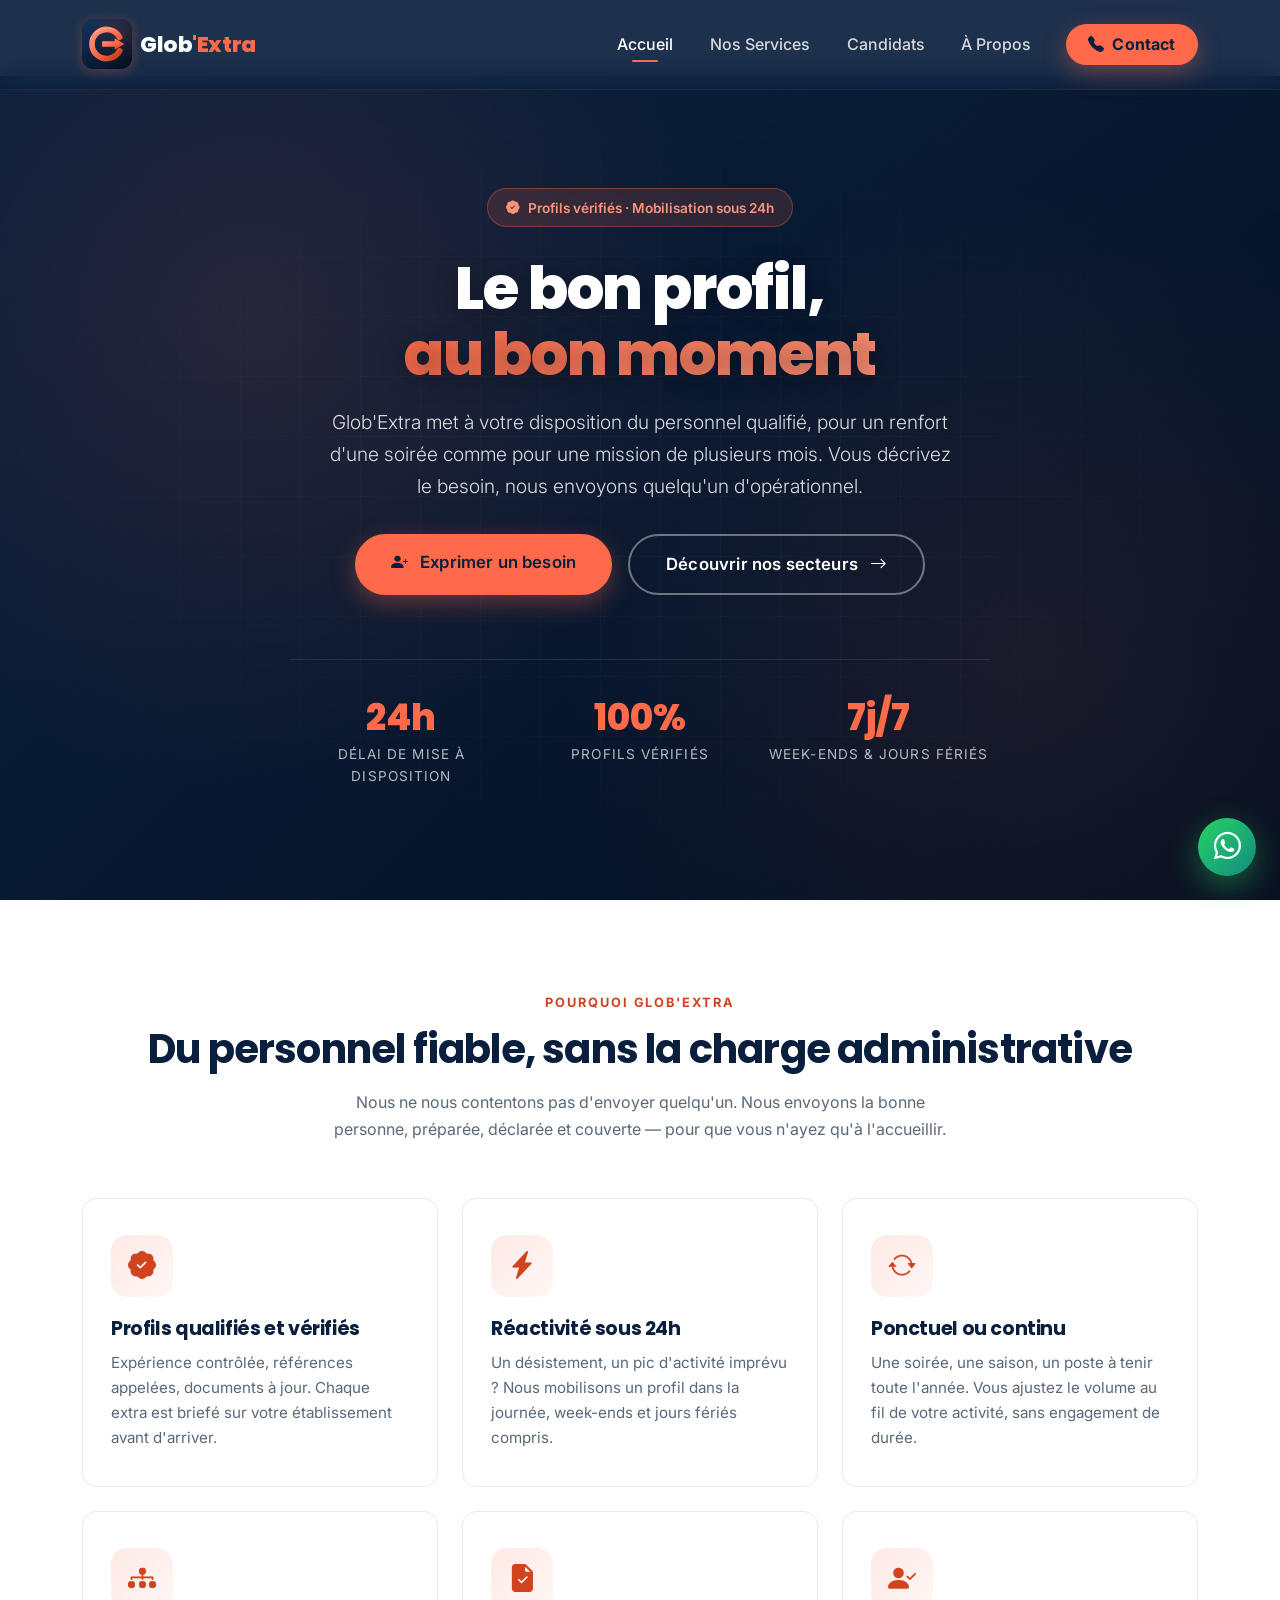
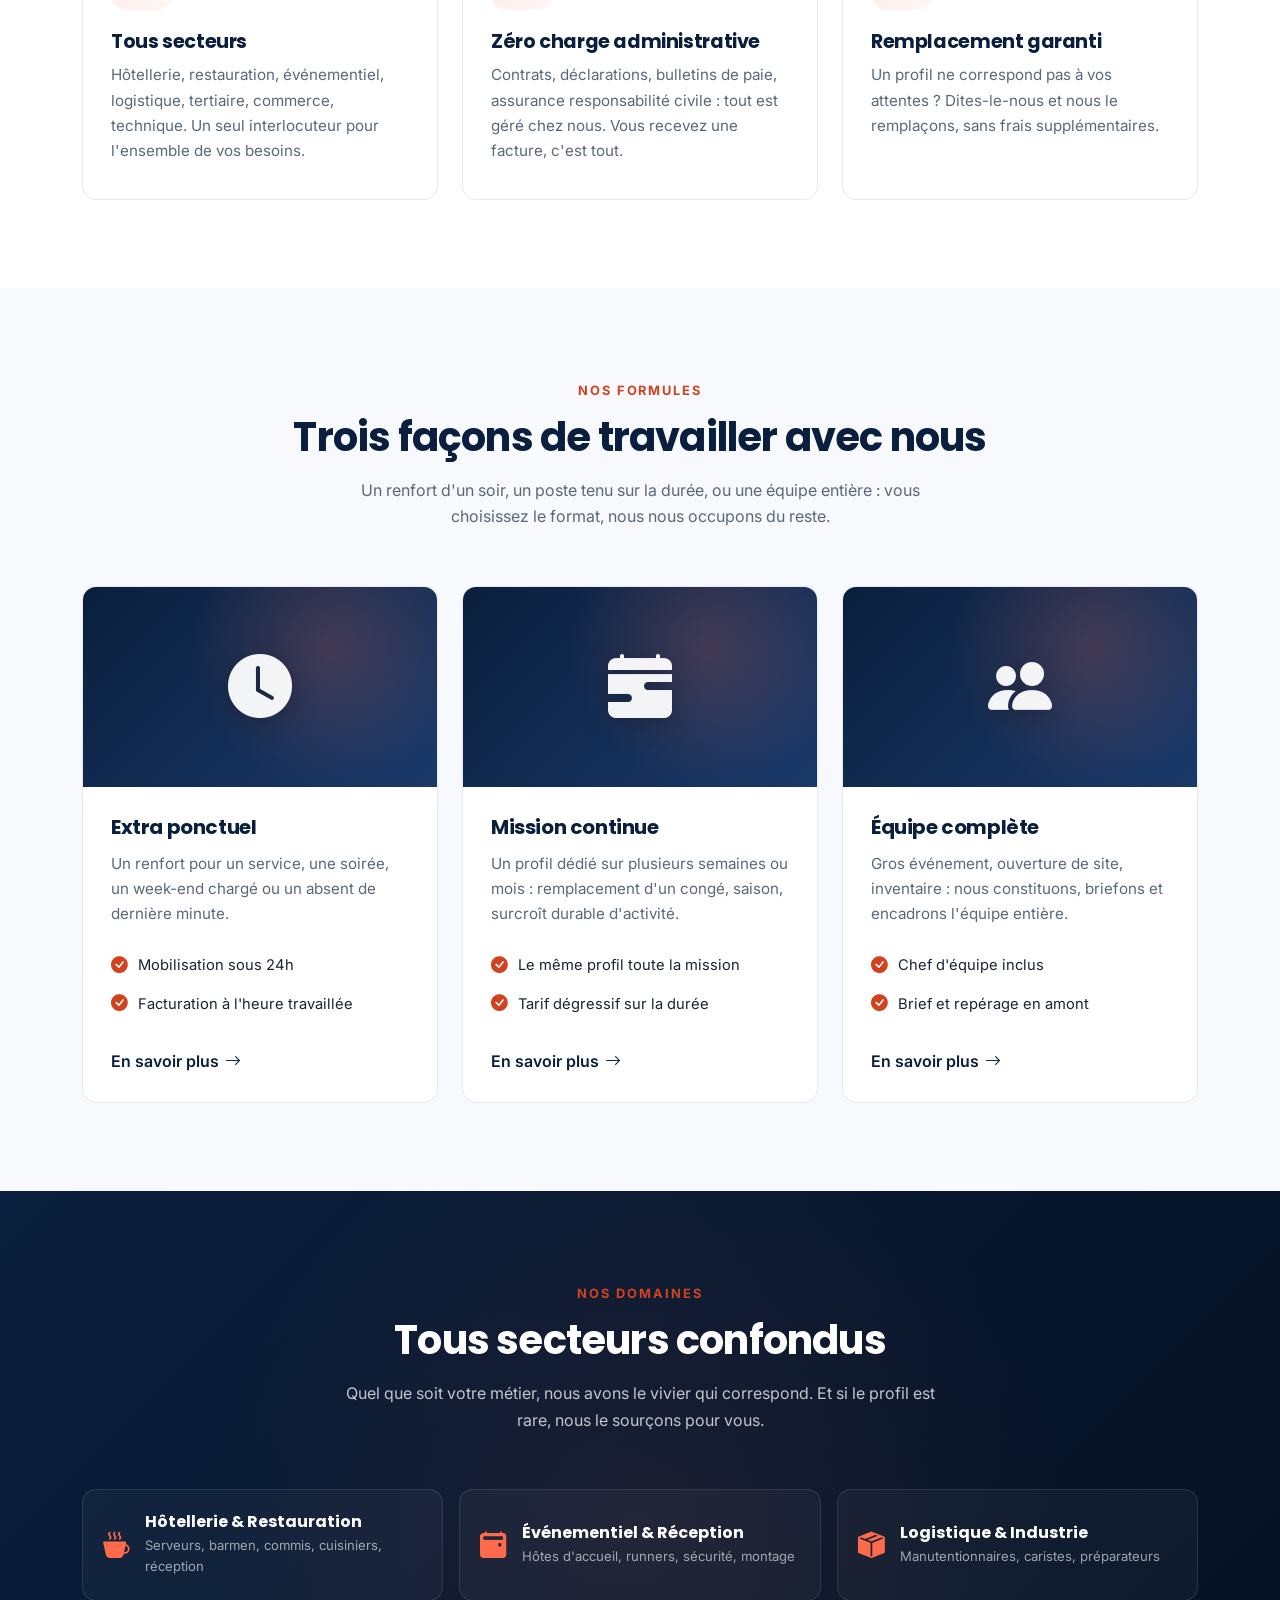
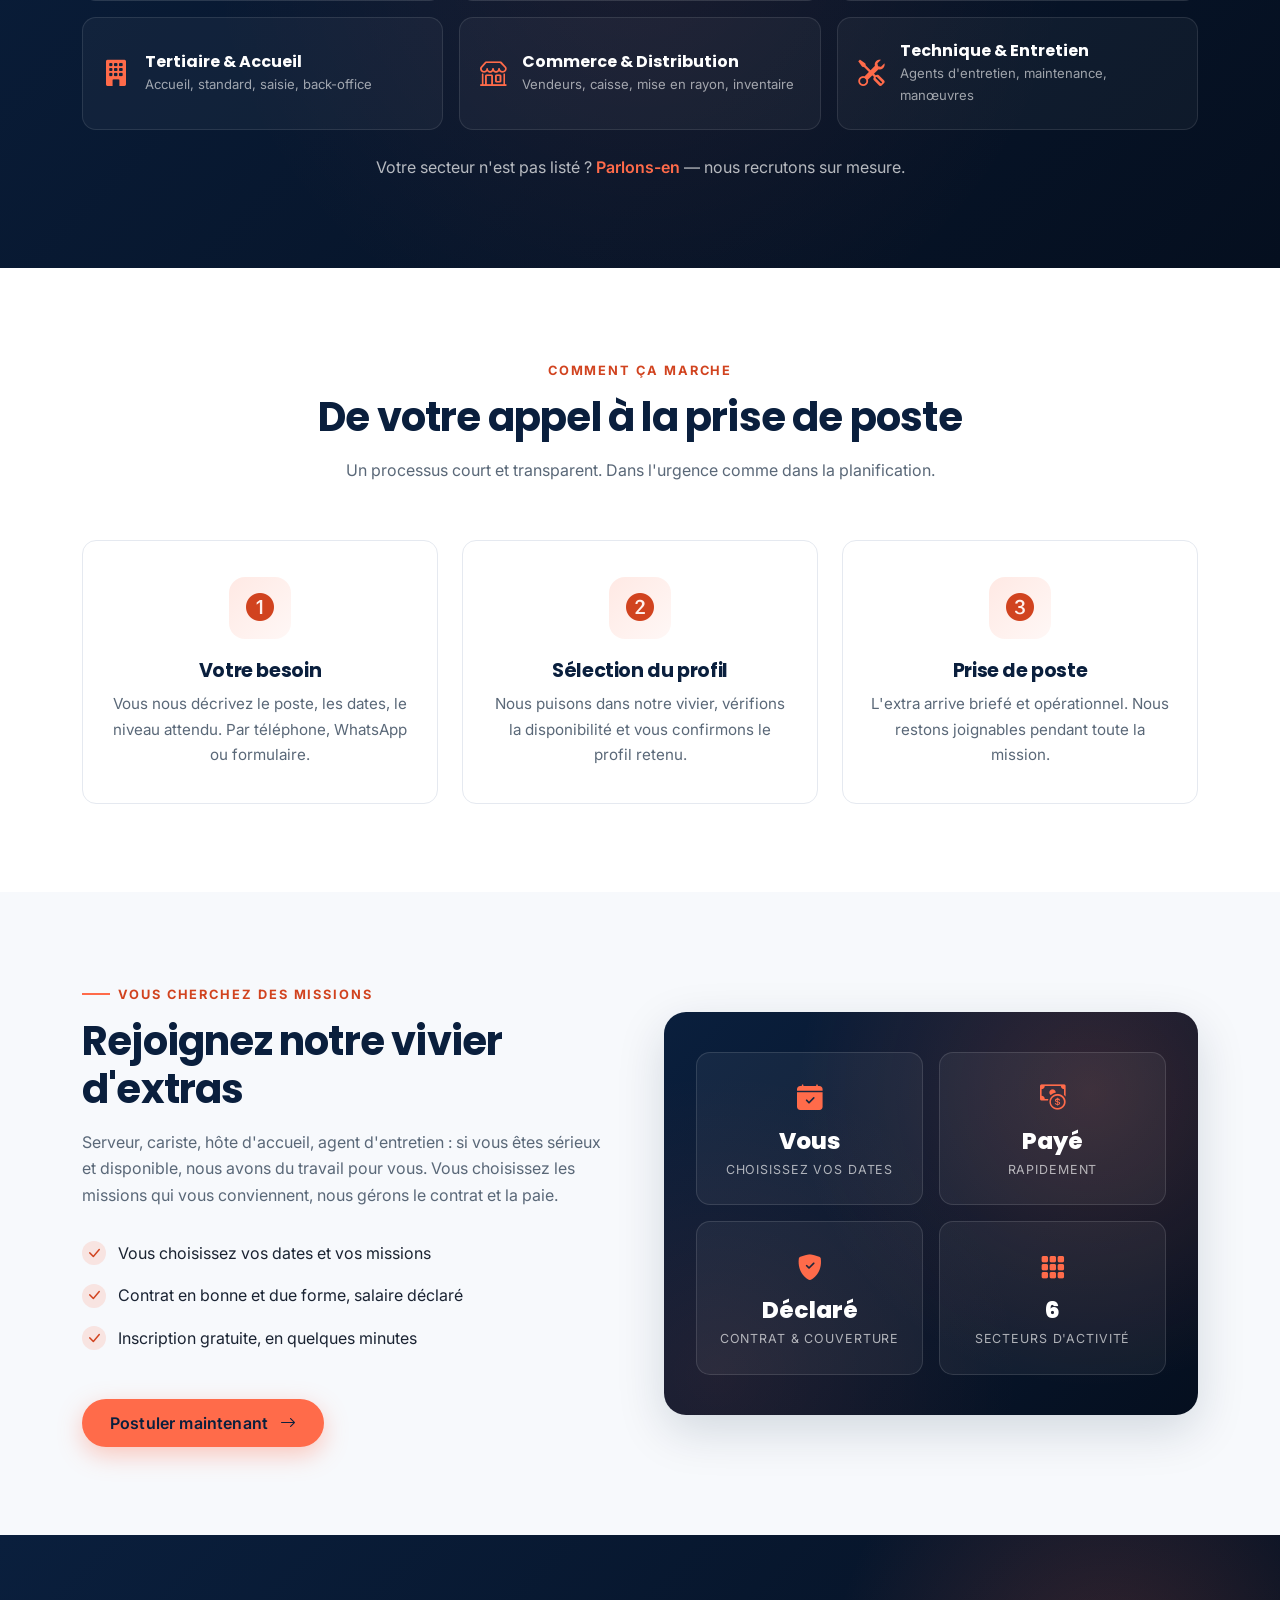
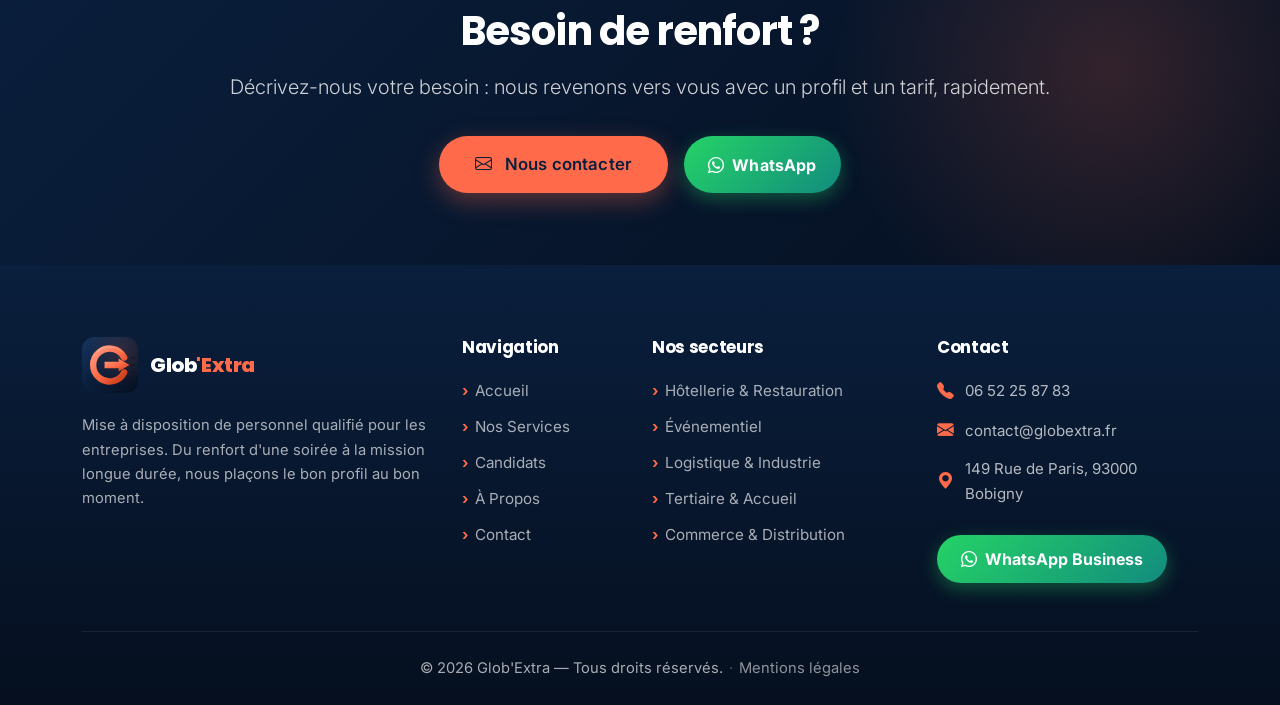
<file: index.html>
<!DOCTYPE html>
<html lang="fr">
<head>
    <meta charset="UTF-8">
    <meta name="viewport" content="width=device-width, initial-scale=1">
    <title>Glob'Extra — Mise à disposition de personnel qualifié</title>
    <meta name="description" content="Glob'Extra fournit aux entreprises du personnel qualifié, en extra ponctuel ou en mission continue. Hôtellerie, restauration, événementiel, logistique, tertiaire, commerce. Profils vérifiés, mobilisation sous 24h.">

    <!-- Favicon -->
    <link rel="icon" type="image/svg+xml" href="assets/images/logo.svg">
    <link rel="apple-touch-icon" href="assets/images/logo.svg">

    <!-- Fonts -->
    <link rel="preconnect" href="https://fonts.googleapis.com">
    <link rel="preconnect" href="https://fonts.gstatic.com" crossorigin>
    <link href="https://fonts.googleapis.com/css2?family=Inter:wght@400;500;600;700&family=Poppins:wght@600;700;800&display=swap" rel="stylesheet">

    <!-- Bootstrap CSS -->
    <link href="https://cdn.jsdelivr.net/npm/bootstrap@5.3.3/dist/css/bootstrap.min.css" rel="stylesheet">

    <!-- Bootstrap Icons -->
    <link href="https://cdn.jsdelivr.net/npm/bootstrap-icons@1.11.3/font/bootstrap-icons.css" rel="stylesheet">

    <!-- Custom CSS -->
    <link rel="stylesheet" href="css/style.css">
</head>
<body>

<!-- ============ NAVBAR ============ -->
<nav class="navbar navbar-expand-lg fixed-top" id="mainNav">
    <div class="container">
        <a class="navbar-brand d-flex align-items-center" href="index.html">
            <img src="assets/images/logo.svg" alt="Logo" style="height: 50px;" class="me-2">
            <span>Glob<span class="brand-accent">'Extra</span></span>
        </a>

        <button class="navbar-toggler" type="button" data-bs-toggle="collapse" data-bs-target="#navbarNav">
            <i class="bi bi-list text-white fs-2"></i>
        </button>

        <div class="collapse navbar-collapse" id="navbarNav">
            <ul class="navbar-nav ms-auto align-items-lg-center">
                <li class="nav-item"><a class="nav-link active" href="index.html">Accueil</a></li>
                <li class="nav-item"><a class="nav-link" href="services.html">Nos Services</a></li>
                <li class="nav-item"><a class="nav-link" href="candidats.html">Candidats</a></li>
                <li class="nav-item"><a class="nav-link" href="about.html">À Propos</a></li>
                <li class="nav-item ms-lg-3 mt-2 mt-lg-0">
                    <a class="btn btn-accent" href="contact.html">
                        <i class="bi bi-telephone-fill me-1"></i> Contact
                    </a>
                </li>
            </ul>
        </div>
    </div>
</nav>

<!-- ============ HERO ============ -->
<section class="hero">
    <div class="container">
        <div class="reveal">
            <span class="hero-badge">
                <i class="bi bi-patch-check-fill"></i> Profils vérifiés · Mobilisation sous 24h
            </span>
        </div>

        <h1 class="reveal reveal-delay-1">
            Le bon profil,<br>
            <span class="hero-accent">au bon moment</span>
        </h1>

        <p class="lead reveal reveal-delay-2">
            Glob'Extra met à votre disposition du personnel qualifié, pour un renfort
            d'une soirée comme pour une mission de plusieurs mois. Vous décrivez le besoin,
            nous envoyons quelqu'un d'opérationnel.
        </p>

        <div class="hero-actions reveal reveal-delay-3">
            <a href="contact.html" class="btn btn-accent btn-lg">
                <i class="bi bi-person-plus-fill me-2"></i> Exprimer un besoin
            </a>
            <a href="services.html" class="btn btn-outline-light-modern btn-lg">
                Découvrir nos secteurs <i class="bi bi-arrow-right ms-2"></i>
            </a>
        </div>

        <div class="hero-stats reveal reveal-delay-3">
            <div>
                <div class="hero-stat-value">24h</div>
                <div class="hero-stat-label">Délai de mise à disposition</div>
            </div>
            <div>
                <div class="hero-stat-value">100%</div>
                <div class="hero-stat-label">Profils vérifiés</div>
            </div>
            <div>
                <div class="hero-stat-value">7j/7</div>
                <div class="hero-stat-label">Week-ends & jours fériés</div>
            </div>
        </div>
    </div>
</section>

<!-- ============ ENGAGEMENTS ============ -->
<section class="section">
    <div class="container">
        <div class="text-center">
            <span class="section-eyebrow reveal">Pourquoi Glob'Extra</span>
            <h2 class="section-title reveal">Du personnel fiable, sans la charge administrative</h2>
            <p class="section-subtitle reveal">
                Nous ne nous contentons pas d'envoyer quelqu'un. Nous envoyons la bonne personne,
                préparée, déclarée et couverte — pour que vous n'ayez qu'à l'accueillir.
            </p>
        </div>

        <div class="row g-4">
            <div class="col-md-6 col-lg-4 reveal">
                <div class="feature-card">
                    <div class="feature-icon"><i class="bi bi-patch-check-fill"></i></div>
                    <h5>Profils qualifiés et vérifiés</h5>
                    <p>Expérience contrôlée, références appelées, documents à jour. Chaque extra est briefé sur votre établissement avant d'arriver.</p>
                </div>
            </div>

            <div class="col-md-6 col-lg-4 reveal reveal-delay-1">
                <div class="feature-card">
                    <div class="feature-icon"><i class="bi bi-lightning-charge-fill"></i></div>
                    <h5>Réactivité sous 24h</h5>
                    <p>Un désistement, un pic d'activité imprévu ? Nous mobilisons un profil dans la journée, week-ends et jours fériés compris.</p>
                </div>
            </div>

            <div class="col-md-6 col-lg-4 reveal reveal-delay-2">
                <div class="feature-card">
                    <div class="feature-icon"><i class="bi bi-arrow-repeat"></i></div>
                    <h5>Ponctuel ou continu</h5>
                    <p>Une soirée, une saison, un poste à tenir toute l'année. Vous ajustez le volume au fil de votre activité, sans engagement de durée.</p>
                </div>
            </div>

            <div class="col-md-6 col-lg-4 reveal">
                <div class="feature-card">
                    <div class="feature-icon"><i class="bi bi-diagram-3-fill"></i></div>
                    <h5>Tous secteurs</h5>
                    <p>Hôtellerie, restauration, événementiel, logistique, tertiaire, commerce, technique. Un seul interlocuteur pour l'ensemble de vos besoins.</p>
                </div>
            </div>

            <div class="col-md-6 col-lg-4 reveal reveal-delay-1">
                <div class="feature-card">
                    <div class="feature-icon"><i class="bi bi-file-earmark-check-fill"></i></div>
                    <h5>Zéro charge administrative</h5>
                    <p>Contrats, déclarations, bulletins de paie, assurance responsabilité civile : tout est géré chez nous. Vous recevez une facture, c'est tout.</p>
                </div>
            </div>

            <div class="col-md-6 col-lg-4 reveal reveal-delay-2">
                <div class="feature-card">
                    <div class="feature-icon"><i class="bi bi-person-check-fill"></i></div>
                    <h5>Remplacement garanti</h5>
                    <p>Un profil ne correspond pas à vos attentes ? Dites-le-nous et nous le remplaçons, sans frais supplémentaires.</p>
                </div>
            </div>
        </div>
    </div>
</section>

<!-- ============ MODES DE COLLABORATION ============ -->
<section class="section section-soft">
    <div class="container">
        <div class="text-center">
            <span class="section-eyebrow reveal">Nos formules</span>
            <h2 class="section-title reveal">Trois façons de travailler avec nous</h2>
            <p class="section-subtitle reveal">
                Un renfort d'un soir, un poste tenu sur la durée, ou une équipe entière :
                vous choisissez le format, nous nous occupons du reste.
            </p>
        </div>

        <div class="row g-4">
            <div class="col-md-6 col-lg-4 reveal">
                <div class="service-card">
                    <div class="service-card-media">
                        <i class="bi bi-clock-fill"></i>
                    </div>
                    <div class="service-card-body">
                        <h4>Extra ponctuel</h4>
                        <p>Un renfort pour un service, une soirée, un week-end chargé ou un absent de dernière minute.</p>
                        <ul class="service-features">
                            <li><i class="bi bi-check-circle-fill"></i> Mobilisation sous 24h</li>
                            <li><i class="bi bi-check-circle-fill"></i> Facturation à l'heure travaillée</li>
                        </ul>
                        <a href="services.html" class="service-link">
                            En savoir plus <i class="bi bi-arrow-right"></i>
                        </a>
                    </div>
                </div>
            </div>

            <div class="col-md-6 col-lg-4 reveal reveal-delay-1">
                <div class="service-card">
                    <div class="service-card-media">
                        <i class="bi bi-calendar-range-fill"></i>
                    </div>
                    <div class="service-card-body">
                        <h4>Mission continue</h4>
                        <p>Un profil dédié sur plusieurs semaines ou mois : remplacement d'un congé, saison, surcroît durable d'activité.</p>
                        <ul class="service-features">
                            <li><i class="bi bi-check-circle-fill"></i> Le même profil toute la mission</li>
                            <li><i class="bi bi-check-circle-fill"></i> Tarif dégressif sur la durée</li>
                        </ul>
                        <a href="services.html" class="service-link">
                            En savoir plus <i class="bi bi-arrow-right"></i>
                        </a>
                    </div>
                </div>
            </div>

            <div class="col-md-6 col-lg-4 reveal reveal-delay-2">
                <div class="service-card">
                    <div class="service-card-media">
                        <i class="bi bi-people-fill"></i>
                    </div>
                    <div class="service-card-body">
                        <h4>Équipe complète</h4>
                        <p>Gros événement, ouverture de site, inventaire : nous constituons, briefons et encadrons l'équipe entière.</p>
                        <ul class="service-features">
                            <li><i class="bi bi-check-circle-fill"></i> Chef d'équipe inclus</li>
                            <li><i class="bi bi-check-circle-fill"></i> Brief et repérage en amont</li>
                        </ul>
                        <a href="services.html" class="service-link">
                            En savoir plus <i class="bi bi-arrow-right"></i>
                        </a>
                    </div>
                </div>
            </div>
        </div>
    </div>
</section>

<!-- ============ SECTEURS ============ -->
<section class="section section-dark">
    <div class="container">
        <div class="text-center">
            <span class="section-eyebrow reveal">Nos domaines</span>
            <h2 class="section-title reveal">Tous secteurs confondus</h2>
            <p class="section-subtitle reveal" style="color: rgba(255,255,255,0.75);">
                Quel que soit votre métier, nous avons le vivier qui correspond.
                Et si le profil est rare, nous le sourçons pour vous.
            </p>
        </div>

        <div class="row g-3">
            <div class="col-md-6 col-lg-4 reveal">
                <div class="sector-tile">
                    <i class="bi bi-cup-hot-fill"></i>
                    <div>
                        <div class="name">Hôtellerie &amp; Restauration</div>
                        <div class="roles">Serveurs, barmen, commis, cuisiniers, réception</div>
                    </div>
                </div>
            </div>

            <div class="col-md-6 col-lg-4 reveal reveal-delay-1">
                <div class="sector-tile">
                    <i class="bi bi-calendar2-event-fill"></i>
                    <div>
                        <div class="name">Événementiel &amp; Réception</div>
                        <div class="roles">Hôtes d'accueil, runners, sécurité, montage</div>
                    </div>
                </div>
            </div>

            <div class="col-md-6 col-lg-4 reveal reveal-delay-2">
                <div class="sector-tile">
                    <i class="bi bi-box-seam-fill"></i>
                    <div>
                        <div class="name">Logistique &amp; Industrie</div>
                        <div class="roles">Manutentionnaires, caristes, préparateurs</div>
                    </div>
                </div>
            </div>

            <div class="col-md-6 col-lg-4 reveal reveal-delay-3">
                <div class="sector-tile">
                    <i class="bi bi-building-fill"></i>
                    <div>
                        <div class="name">Tertiaire &amp; Accueil</div>
                        <div class="roles">Accueil, standard, saisie, back-office</div>
                    </div>
                </div>
            </div>

            <div class="col-md-6 col-lg-4 reveal reveal-delay-4">
                <div class="sector-tile">
                    <i class="bi bi-shop"></i>
                    <div>
                        <div class="name">Commerce &amp; Distribution</div>
                        <div class="roles">Vendeurs, caisse, mise en rayon, inventaire</div>
                    </div>
                </div>
            </div>

            <div class="col-md-6 col-lg-4 reveal reveal-delay-5">
                <div class="sector-tile">
                    <i class="bi bi-tools"></i>
                    <div>
                        <div class="name">Technique &amp; Entretien</div>
                        <div class="roles">Agents d'entretien, maintenance, manœuvres</div>
                    </div>
                </div>
            </div>
        </div>

        <p class="text-center mt-4 mb-0 reveal" style="color: rgba(255,255,255,0.7);">
            Votre secteur n'est pas listé ?
            <a href="contact.html" style="color: var(--color-accent); font-weight: 600; text-decoration: none;">Parlons-en</a> —
            nous recrutons sur mesure.
        </p>
    </div>
</section>

<!-- ============ PROCESS ============ -->
<section class="section">
    <div class="container">
        <div class="text-center">
            <span class="section-eyebrow reveal">Comment ça marche</span>
            <h2 class="section-title reveal">De votre appel à la prise de poste</h2>
            <p class="section-subtitle reveal">
                Un processus court et transparent. Dans l'urgence comme dans la planification.
            </p>
        </div>

        <div class="row g-4">
            <div class="col-md-4 reveal">
                <div class="feature-card text-center">
                    <div class="feature-icon mx-auto"><i class="bi bi-1-circle-fill"></i></div>
                    <h5>Votre besoin</h5>
                    <p>Vous nous décrivez le poste, les dates, le niveau attendu. Par téléphone, WhatsApp ou formulaire.</p>
                </div>
            </div>
            <div class="col-md-4 reveal reveal-delay-1">
                <div class="feature-card text-center">
                    <div class="feature-icon mx-auto"><i class="bi bi-2-circle-fill"></i></div>
                    <h5>Sélection du profil</h5>
                    <p>Nous puisons dans notre vivier, vérifions la disponibilité et vous confirmons le profil retenu.</p>
                </div>
            </div>
            <div class="col-md-4 reveal reveal-delay-2">
                <div class="feature-card text-center">
                    <div class="feature-icon mx-auto"><i class="bi bi-3-circle-fill"></i></div>
                    <h5>Prise de poste</h5>
                    <p>L'extra arrive briefé et opérationnel. Nous restons joignables pendant toute la mission.</p>
                </div>
            </div>
        </div>
    </div>
</section>

<!-- ============ BANDEAU CANDIDATS ============ -->
<section class="section section-soft">
    <div class="container">
        <div class="row align-items-center g-5">
            <div class="col-lg-6 reveal">
                <span class="section-eyebrow">Vous cherchez des missions</span>
                <h2 class="mb-3">Rejoignez notre vivier d'extras</h2>
                <p>
                    Serveur, cariste, hôte d'accueil, agent d'entretien : si vous êtes sérieux
                    et disponible, nous avons du travail pour vous. Vous choisissez les missions
                    qui vous conviennent, nous gérons le contrat et la paie.
                </p>
                <ul class="about-list">
                    <li>
                        <span class="check"><i class="bi bi-check-lg"></i></span>
                        Vous choisissez vos dates et vos missions
                    </li>
                    <li>
                        <span class="check"><i class="bi bi-check-lg"></i></span>
                        Contrat en bonne et due forme, salaire déclaré
                    </li>
                    <li>
                        <span class="check"><i class="bi bi-check-lg"></i></span>
                        Inscription gratuite, en quelques minutes
                    </li>
                </ul>
                <a href="candidats.html" class="btn btn-accent mt-3">
                    Postuler maintenant <i class="bi bi-arrow-right ms-2"></i>
                </a>
            </div>

            <div class="col-lg-6 reveal reveal-delay-1">
                <div class="about-visual">
                    <div class="about-visual-grid">
                        <div class="about-visual-item">
                            <i class="bi bi-calendar-check-fill"></i>
                            <div class="v">Vous</div>
                            <div class="l">Choisissez vos dates</div>
                        </div>
                        <div class="about-visual-item">
                            <i class="bi bi-cash-coin"></i>
                            <div class="v">Payé</div>
                            <div class="l">Rapidement</div>
                        </div>
                        <div class="about-visual-item">
                            <i class="bi bi-shield-fill-check"></i>
                            <div class="v">Déclaré</div>
                            <div class="l">Contrat & couverture</div>
                        </div>
                        <div class="about-visual-item">
                            <i class="bi bi-grid-3x3-gap-fill"></i>
                            <div class="v">6</div>
                            <div class="l">Secteurs d'activité</div>
                        </div>
                    </div>
                </div>
            </div>
        </div>
    </div>
</section>

<!-- ============ CTA BANNER ============ -->
<section class="cta-banner">
    <div class="container text-center">
        <h2 class="mb-3 reveal">Besoin de renfort ?</h2>
        <p class="lead mb-4 reveal reveal-delay-1">
            Décrivez-nous votre besoin : nous revenons vers vous avec un profil et un tarif, rapidement.
        </p>
        <div class="hero-actions reveal reveal-delay-2">
            <a href="contact.html" class="btn btn-accent btn-lg">
                <i class="bi bi-envelope me-2"></i> Nous contacter
            </a>
            <a href="https://wa.me/33652258783" target="_blank" class="btn btn-whatsapp">
                <i class="bi bi-whatsapp"></i> WhatsApp
            </a>
        </div>
    </div>
</section>

<!-- ============ FOOTER ============ -->
<footer class="site-footer">
    <div class="container">
        <div class="row g-4">
            <div class="col-lg-4 col-md-12">
                <div class="footer-brand">
                    <img src="assets/images/logo.svg" alt="Glob'Extra">
                    <span class="name">Glob<span>'Extra</span></span>
                </div>
                <p>Mise à disposition de personnel qualifié pour les entreprises. Du renfort d'une soirée à la mission longue durée, nous plaçons le bon profil au bon moment.</p>
            </div>

            <div class="col-lg-2 col-md-4 col-6">
                <h5>Navigation</h5>
                <ul class="footer-links">
                    <li><a href="index.html">Accueil</a></li>
                    <li><a href="services.html">Nos Services</a></li>
                    <li><a href="candidats.html">Candidats</a></li>
                    <li><a href="about.html">À Propos</a></li>
                    <li><a href="contact.html">Contact</a></li>
                </ul>
            </div>

            <div class="col-lg-3 col-md-4 col-6">
                <h5>Nos secteurs</h5>
                <ul class="footer-links">
                    <li><a href="services.html">Hôtellerie &amp; Restauration</a></li>
                    <li><a href="services.html">Événementiel</a></li>
                    <li><a href="services.html">Logistique &amp; Industrie</a></li>
                    <li><a href="services.html">Tertiaire &amp; Accueil</a></li>
                    <li><a href="services.html">Commerce &amp; Distribution</a></li>
                </ul>
            </div>

            <div class="col-lg-3 col-md-4">
                <h5>Contact</h5>
                <div class="footer-contact-item">
                    <i class="bi bi-telephone-fill"></i>
                    <a href="tel:0652258783">06 52 25 87 83</a>
                </div>
                <div class="footer-contact-item">
                    <i class="bi bi-envelope-fill"></i>
                    <a href="mailto:contact@globextra.fr">contact@globextra.fr</a>
                </div>
                <div class="footer-contact-item">
                    <i class="bi bi-geo-alt-fill"></i>
                    <span>149 Rue de Paris, 93000 Bobigny</span>
                </div>
                <a href="https://wa.me/33652258783" target="_blank" class="btn-whatsapp mt-3">
                    <i class="bi bi-whatsapp"></i> WhatsApp Business
                </a>
            </div>
        </div>

        <div class="footer-bottom">
            <p class="mb-0">&copy; 2026 Glob'Extra — Tous droits réservés. <span class="sep">·</span> <a href="mentions-legales.html">Mentions légales</a></p>
        </div>
    </div>
</footer>

<!-- Floating WhatsApp -->
<a href="https://wa.me/33652258783" target="_blank" class="whatsapp-floating" aria-label="Contactez-nous sur WhatsApp">
    <i class="bi bi-whatsapp"></i>
</a>

<!-- Bootstrap JS -->
<script src="https://cdn.jsdelivr.net/npm/bootstrap@5.3.3/dist/js/bootstrap.bundle.min.js"></script>

<!-- Custom JS -->
<script src="js/script.js"></script>

</body>
</html>
</file>
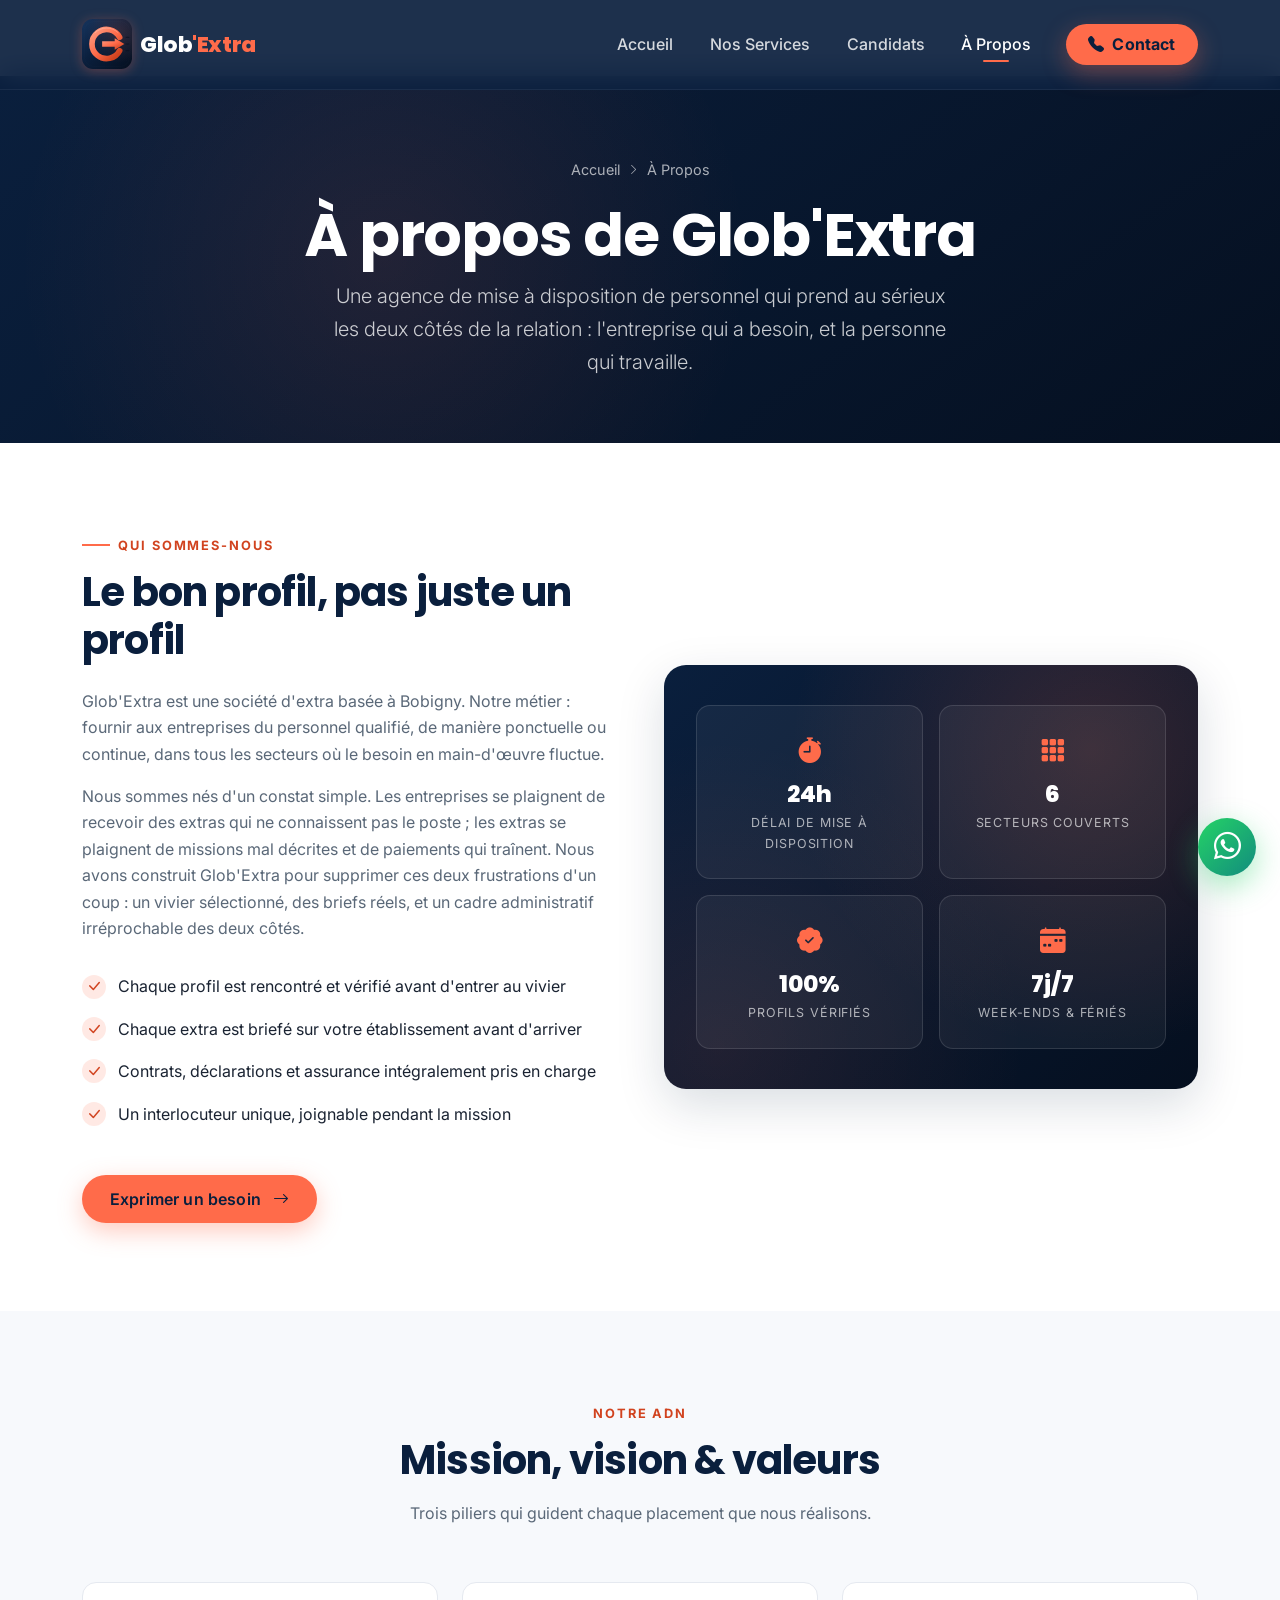
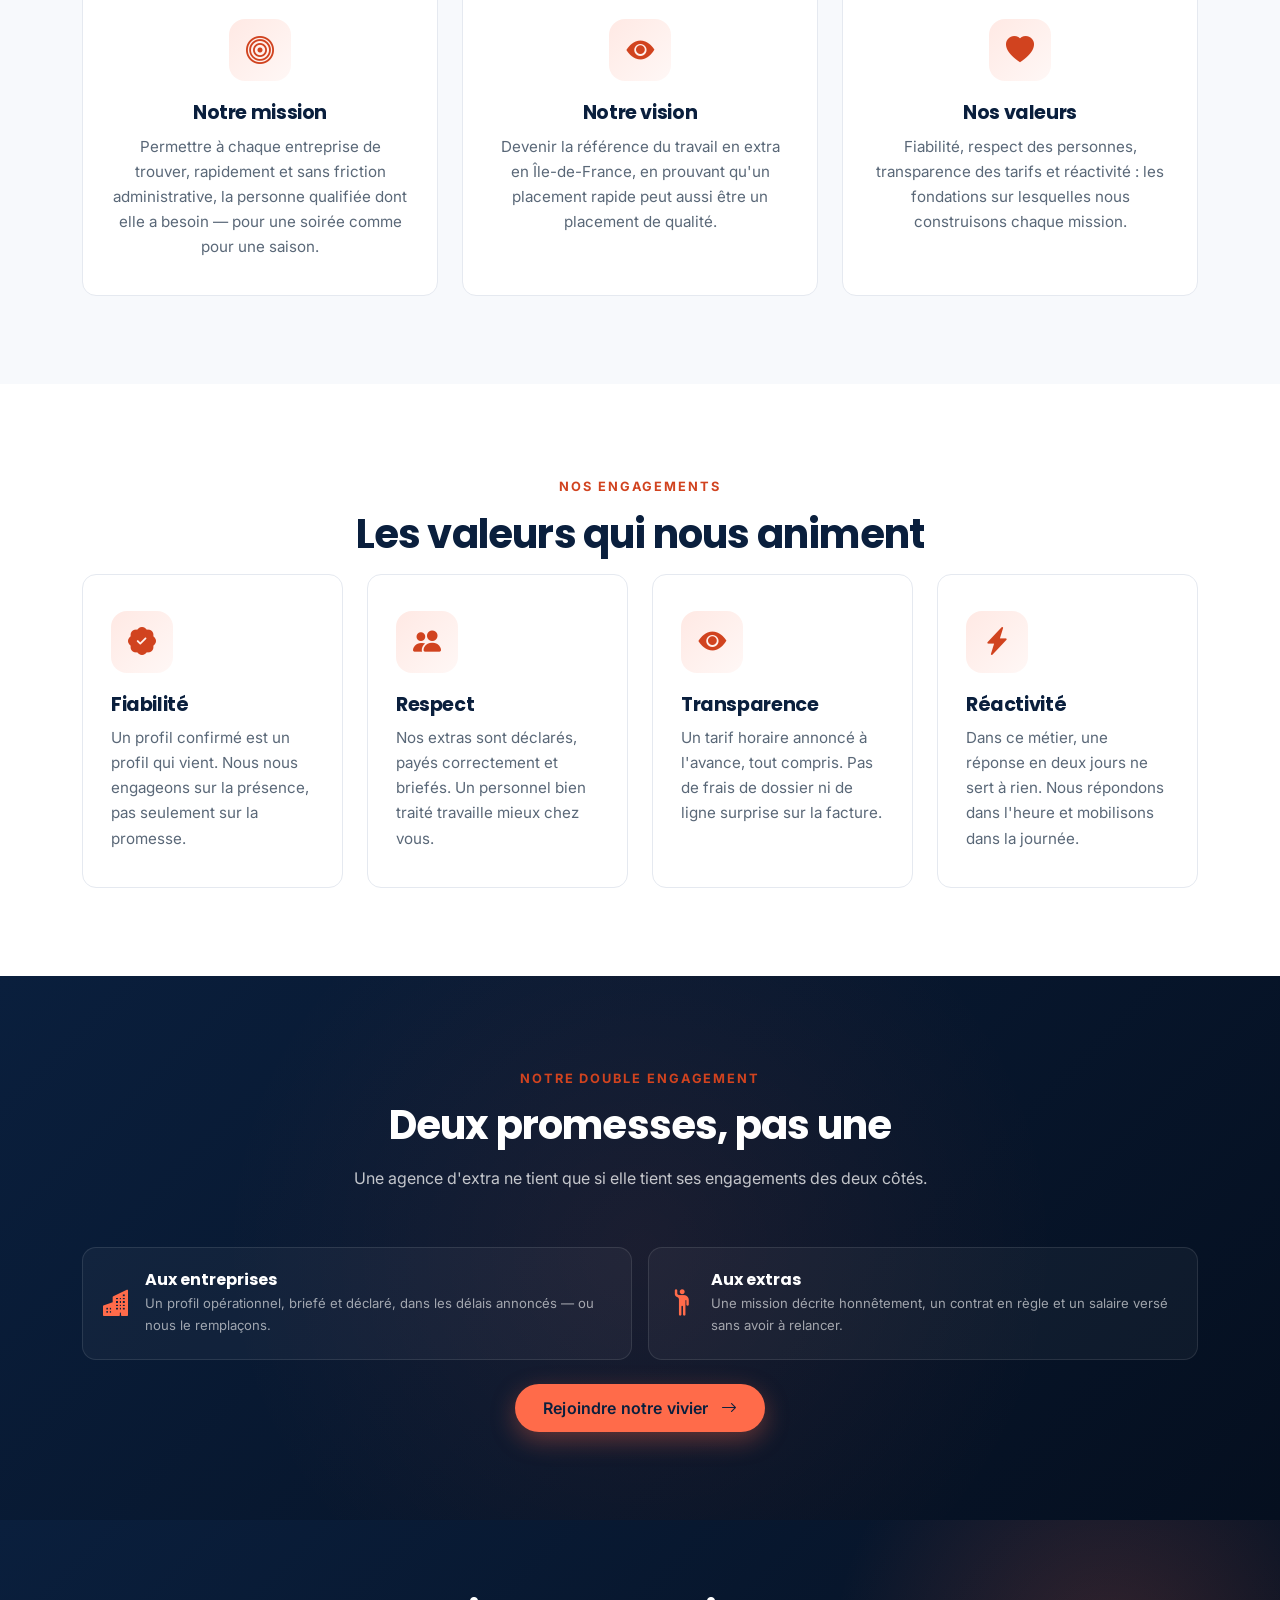
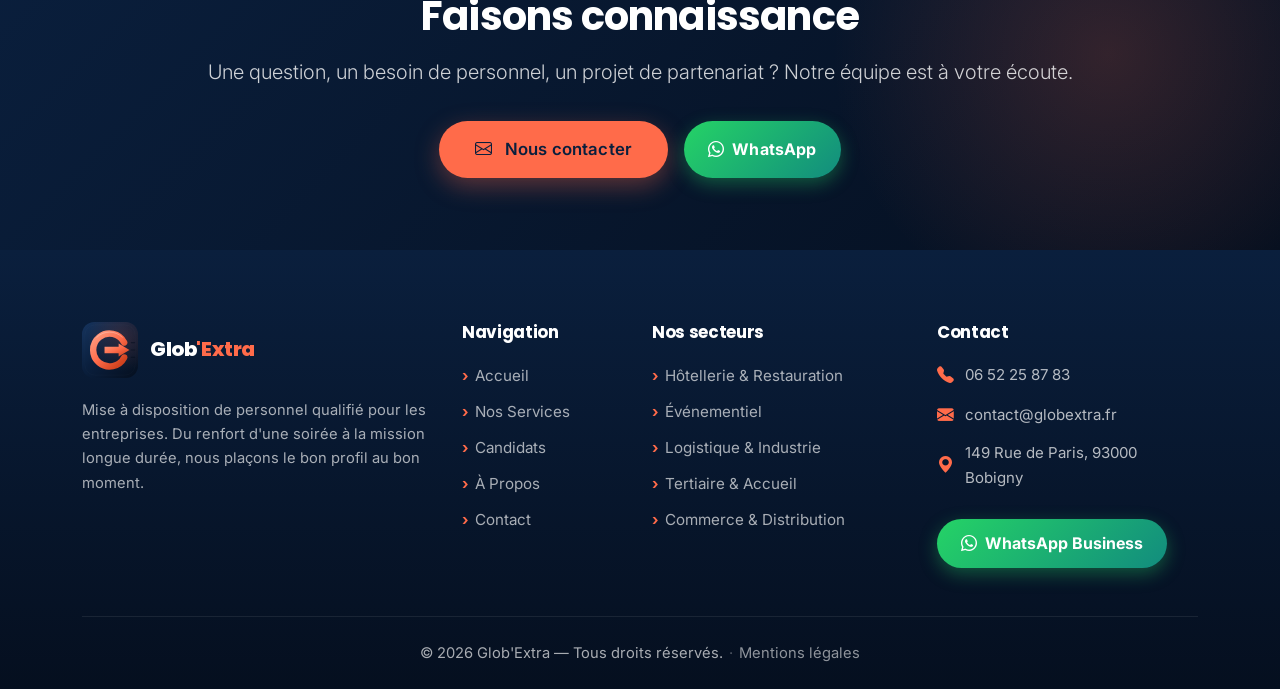
<file: about.html>
<!DOCTYPE html>
<html lang="fr">
<head>
    <meta charset="UTF-8">
    <meta name="viewport" content="width=device-width, initial-scale=1">
    <title>À Propos — Glob'Extra</title>
    <meta name="description" content="Glob'Extra, agence de mise à disposition de personnel qualifié basée à Bobigny. Notre approche, nos valeurs et notre engagement envers les entreprises comme envers nos extras.">

    <!-- Favicon -->
    <link rel="icon" type="image/svg+xml" href="assets/images/logo.svg">
    <link rel="apple-touch-icon" href="assets/images/logo.svg">

    <!-- Fonts -->
    <link rel="preconnect" href="https://fonts.googleapis.com">
    <link rel="preconnect" href="https://fonts.gstatic.com" crossorigin>
    <link href="https://fonts.googleapis.com/css2?family=Inter:wght@400;500;600;700&family=Poppins:wght@600;700;800&display=swap" rel="stylesheet">

    <!-- Bootstrap -->
    <link href="https://cdn.jsdelivr.net/npm/bootstrap@5.3.3/dist/css/bootstrap.min.css" rel="stylesheet">
    <link href="https://cdn.jsdelivr.net/npm/bootstrap-icons@1.11.3/font/bootstrap-icons.css" rel="stylesheet">
    <link rel="stylesheet" href="css/style.css">
</head>
<body>

<!-- ============ NAVBAR ============ -->
<nav class="navbar navbar-expand-lg fixed-top" id="mainNav">
    <div class="container">
        <a class="navbar-brand d-flex align-items-center" href="index.html">
            <img src="assets/images/logo.svg" alt="Logo" style="height: 50px;" class="me-2">
            <span>Glob<span class="brand-accent">'Extra</span></span>
        </a>

        <button class="navbar-toggler" type="button" data-bs-toggle="collapse" data-bs-target="#navbarNav">
            <i class="bi bi-list text-white fs-2"></i>
        </button>

        <div class="collapse navbar-collapse" id="navbarNav">
            <ul class="navbar-nav ms-auto align-items-lg-center">
                <li class="nav-item"><a class="nav-link" href="index.html">Accueil</a></li>
                <li class="nav-item"><a class="nav-link" href="services.html">Nos Services</a></li>
                <li class="nav-item"><a class="nav-link" href="candidats.html">Candidats</a></li>
                <li class="nav-item"><a class="nav-link active" href="about.html">À Propos</a></li>
                <li class="nav-item ms-lg-3 mt-2 mt-lg-0">
                    <a class="btn btn-accent" href="contact.html">
                        <i class="bi bi-telephone-fill me-1"></i> Contact
                    </a>
                </li>
            </ul>
        </div>
    </div>
</nav>

<!-- ============ HEADER ============ -->
<section class="page-header">
    <div class="container">
        <div class="breadcrumb-nav">
            <a href="index.html">Accueil</a>
            <i class="bi bi-chevron-right"></i>
            <span>À Propos</span>
        </div>
        <h1>À propos de Glob'Extra</h1>
        <p class="lead">
            Une agence de mise à disposition de personnel qui prend au sérieux
            les deux côtés de la relation : l'entreprise qui a besoin, et la personne qui travaille.
        </p>
    </div>
</section>

<!-- ============ PRÉSENTATION ============ -->
<section class="section">
    <div class="container">
        <div class="row align-items-center g-5">
            <div class="col-lg-6 reveal">
                <span class="section-eyebrow">Qui sommes-nous</span>
                <h2 class="mb-4">Le bon profil, pas juste un profil</h2>
                <p>
                    Glob'Extra est une société d'extra basée à Bobigny. Notre métier : fournir
                    aux entreprises du personnel qualifié, de manière ponctuelle ou continue,
                    dans tous les secteurs où le besoin en main-d'œuvre fluctue.
                </p>
                <p>
                    Nous sommes nés d'un constat simple. Les entreprises se plaignent de recevoir
                    des extras qui ne connaissent pas le poste ; les extras se plaignent de missions
                    mal décrites et de paiements qui traînent. Nous avons construit Glob'Extra
                    pour supprimer ces deux frustrations d'un coup : un vivier sélectionné, des
                    briefs réels, et un cadre administratif irréprochable des deux côtés.
                </p>

                <ul class="about-list">
                    <li>
                        <span class="check"><i class="bi bi-check-lg"></i></span>
                        Chaque profil est rencontré et vérifié avant d'entrer au vivier
                    </li>
                    <li>
                        <span class="check"><i class="bi bi-check-lg"></i></span>
                        Chaque extra est briefé sur votre établissement avant d'arriver
                    </li>
                    <li>
                        <span class="check"><i class="bi bi-check-lg"></i></span>
                        Contrats, déclarations et assurance intégralement pris en charge
                    </li>
                    <li>
                        <span class="check"><i class="bi bi-check-lg"></i></span>
                        Un interlocuteur unique, joignable pendant la mission
                    </li>
                </ul>

                <a href="contact.html" class="btn btn-accent mt-3">
                    Exprimer un besoin <i class="bi bi-arrow-right ms-2"></i>
                </a>
            </div>

            <div class="col-lg-6 reveal reveal-delay-1">
                <div class="about-visual">
                    <div class="about-visual-grid">
                        <div class="about-visual-item">
                            <i class="bi bi-stopwatch-fill"></i>
                            <div class="v">24h</div>
                            <div class="l">Délai de mise à disposition</div>
                        </div>
                        <div class="about-visual-item">
                            <i class="bi bi-grid-3x3-gap-fill"></i>
                            <div class="v">6</div>
                            <div class="l">Secteurs couverts</div>
                        </div>
                        <div class="about-visual-item">
                            <i class="bi bi-patch-check-fill"></i>
                            <div class="v">100%</div>
                            <div class="l">Profils vérifiés</div>
                        </div>
                        <div class="about-visual-item">
                            <i class="bi bi-calendar-week-fill"></i>
                            <div class="v">7j/7</div>
                            <div class="l">Week-ends & fériés</div>
                        </div>
                    </div>
                </div>
            </div>
        </div>
    </div>
</section>

<!-- ============ MISSION / VISION ============ -->
<section class="section section-soft">
    <div class="container">
        <div class="text-center">
            <span class="section-eyebrow reveal">Notre ADN</span>
            <h2 class="section-title reveal">Mission, vision &amp; valeurs</h2>
            <p class="section-subtitle reveal">
                Trois piliers qui guident chaque placement que nous réalisons.
            </p>
        </div>

        <div class="row g-4">
            <div class="col-md-4 reveal">
                <div class="feature-card text-center">
                    <div class="feature-icon mx-auto"><i class="bi bi-bullseye"></i></div>
                    <h5>Notre mission</h5>
                    <p>Permettre à chaque entreprise de trouver, rapidement et sans friction administrative, la personne qualifiée dont elle a besoin — pour une soirée comme pour une saison.</p>
                </div>
            </div>
            <div class="col-md-4 reveal reveal-delay-1">
                <div class="feature-card text-center">
                    <div class="feature-icon mx-auto"><i class="bi bi-eye-fill"></i></div>
                    <h5>Notre vision</h5>
                    <p>Devenir la référence du travail en extra en Île-de-France, en prouvant qu'un placement rapide peut aussi être un placement de qualité.</p>
                </div>
            </div>
            <div class="col-md-4 reveal reveal-delay-2">
                <div class="feature-card text-center">
                    <div class="feature-icon mx-auto"><i class="bi bi-heart-fill"></i></div>
                    <h5>Nos valeurs</h5>
                    <p>Fiabilité, respect des personnes, transparence des tarifs et réactivité : les fondations sur lesquelles nous construisons chaque mission.</p>
                </div>
            </div>
        </div>
    </div>
</section>

<!-- ============ VALEURS DÉTAILLÉES ============ -->
<section class="section">
    <div class="container">
        <div class="text-center">
            <span class="section-eyebrow reveal">Nos engagements</span>
            <h2 class="section-title reveal">Les valeurs qui nous animent</h2>
        </div>

        <div class="row g-4">
            <div class="col-md-6 col-lg-3 reveal">
                <div class="feature-card">
                    <div class="feature-icon"><i class="bi bi-patch-check-fill"></i></div>
                    <h5>Fiabilité</h5>
                    <p>Un profil confirmé est un profil qui vient. Nous nous engageons sur la présence, pas seulement sur la promesse.</p>
                </div>
            </div>
            <div class="col-md-6 col-lg-3 reveal reveal-delay-1">
                <div class="feature-card">
                    <div class="feature-icon"><i class="bi bi-people-fill"></i></div>
                    <h5>Respect</h5>
                    <p>Nos extras sont déclarés, payés correctement et briefés. Un personnel bien traité travaille mieux chez vous.</p>
                </div>
            </div>
            <div class="col-md-6 col-lg-3 reveal reveal-delay-2">
                <div class="feature-card">
                    <div class="feature-icon"><i class="bi bi-eye-fill"></i></div>
                    <h5>Transparence</h5>
                    <p>Un tarif horaire annoncé à l'avance, tout compris. Pas de frais de dossier ni de ligne surprise sur la facture.</p>
                </div>
            </div>
            <div class="col-md-6 col-lg-3 reveal reveal-delay-3">
                <div class="feature-card">
                    <div class="feature-icon"><i class="bi bi-lightning-charge-fill"></i></div>
                    <h5>Réactivité</h5>
                    <p>Dans ce métier, une réponse en deux jours ne sert à rien. Nous répondons dans l'heure et mobilisons dans la journée.</p>
                </div>
            </div>
        </div>
    </div>
</section>

<!-- ============ DOUBLE ENGAGEMENT ============ -->
<section class="section section-dark">
    <div class="container">
        <div class="text-center">
            <span class="section-eyebrow reveal">Notre double engagement</span>
            <h2 class="section-title reveal">Deux promesses, pas une</h2>
            <p class="section-subtitle reveal" style="color: rgba(255,255,255,0.75);">
                Une agence d'extra ne tient que si elle tient ses engagements des deux côtés.
            </p>
        </div>

        <div class="row g-3">
            <div class="col-lg-6 reveal">
                <div class="sector-tile">
                    <i class="bi bi-buildings-fill"></i>
                    <div>
                        <div class="name">Aux entreprises</div>
                        <div class="roles">Un profil opérationnel, briefé et déclaré, dans les délais annoncés — ou nous le remplaçons.</div>
                    </div>
                </div>
            </div>
            <div class="col-lg-6 reveal reveal-delay-1">
                <div class="sector-tile">
                    <i class="bi bi-person-raised-hand"></i>
                    <div>
                        <div class="name">Aux extras</div>
                        <div class="roles">Une mission décrite honnêtement, un contrat en règle et un salaire versé sans avoir à relancer.</div>
                    </div>
                </div>
            </div>
        </div>

        <div class="text-center mt-4">
            <a href="candidats.html" class="btn btn-accent reveal reveal-delay-2">
                Rejoindre notre vivier <i class="bi bi-arrow-right ms-2"></i>
            </a>
        </div>
    </div>
</section>

<!-- ============ CTA BANNER ============ -->
<section class="cta-banner">
    <div class="container text-center">
        <h2 class="mb-3 reveal">Faisons connaissance</h2>
        <p class="lead mb-4 reveal reveal-delay-1">
            Une question, un besoin de personnel, un projet de partenariat ? Notre équipe est à votre écoute.
        </p>
        <div class="hero-actions reveal reveal-delay-2">
            <a href="contact.html" class="btn btn-accent btn-lg">
                <i class="bi bi-envelope me-2"></i> Nous contacter
            </a>
            <a href="https://wa.me/33652258783" target="_blank" class="btn btn-whatsapp">
                <i class="bi bi-whatsapp"></i> WhatsApp
            </a>
        </div>
    </div>
</section>

<!-- ============ FOOTER ============ -->
<footer class="site-footer">
    <div class="container">
        <div class="row g-4">
            <div class="col-lg-4 col-md-12">
                <div class="footer-brand">
                    <img src="assets/images/logo.svg" alt="Glob'Extra">
                    <span class="name">Glob<span>'Extra</span></span>
                </div>
                <p>Mise à disposition de personnel qualifié pour les entreprises. Du renfort d'une soirée à la mission longue durée, nous plaçons le bon profil au bon moment.</p>
            </div>

            <div class="col-lg-2 col-md-4 col-6">
                <h5>Navigation</h5>
                <ul class="footer-links">
                    <li><a href="index.html">Accueil</a></li>
                    <li><a href="services.html">Nos Services</a></li>
                    <li><a href="candidats.html">Candidats</a></li>
                    <li><a href="about.html">À Propos</a></li>
                    <li><a href="contact.html">Contact</a></li>
                </ul>
            </div>

            <div class="col-lg-3 col-md-4 col-6">
                <h5>Nos secteurs</h5>
                <ul class="footer-links">
                    <li><a href="services.html">Hôtellerie &amp; Restauration</a></li>
                    <li><a href="services.html">Événementiel</a></li>
                    <li><a href="services.html">Logistique &amp; Industrie</a></li>
                    <li><a href="services.html">Tertiaire &amp; Accueil</a></li>
                    <li><a href="services.html">Commerce &amp; Distribution</a></li>
                </ul>
            </div>

            <div class="col-lg-3 col-md-4">
                <h5>Contact</h5>
                <div class="footer-contact-item">
                    <i class="bi bi-telephone-fill"></i>
                    <a href="tel:0652258783">06 52 25 87 83</a>
                </div>
                <div class="footer-contact-item">
                    <i class="bi bi-envelope-fill"></i>
                    <a href="mailto:contact@globextra.fr">contact@globextra.fr</a>
                </div>
                <div class="footer-contact-item">
                    <i class="bi bi-geo-alt-fill"></i>
                    <span>149 Rue de Paris, 93000 Bobigny</span>
                </div>
                <a href="https://wa.me/33652258783" target="_blank" class="btn-whatsapp mt-3">
                    <i class="bi bi-whatsapp"></i> WhatsApp Business
                </a>
            </div>
        </div>

        <div class="footer-bottom">
            <p class="mb-0">&copy; 2026 Glob'Extra — Tous droits réservés. <span class="sep">·</span> <a href="mentions-legales.html">Mentions légales</a></p>
        </div>
    </div>
</footer>

<!-- Floating WhatsApp -->
<a href="https://wa.me/33652258783" target="_blank" class="whatsapp-floating" aria-label="Contactez-nous sur WhatsApp">
    <i class="bi bi-whatsapp"></i>
</a>

<script src="https://cdn.jsdelivr.net/npm/bootstrap@5.3.3/dist/js/bootstrap.bundle.min.js"></script>
<script src="js/script.js"></script>
</body>
</html>
</file>
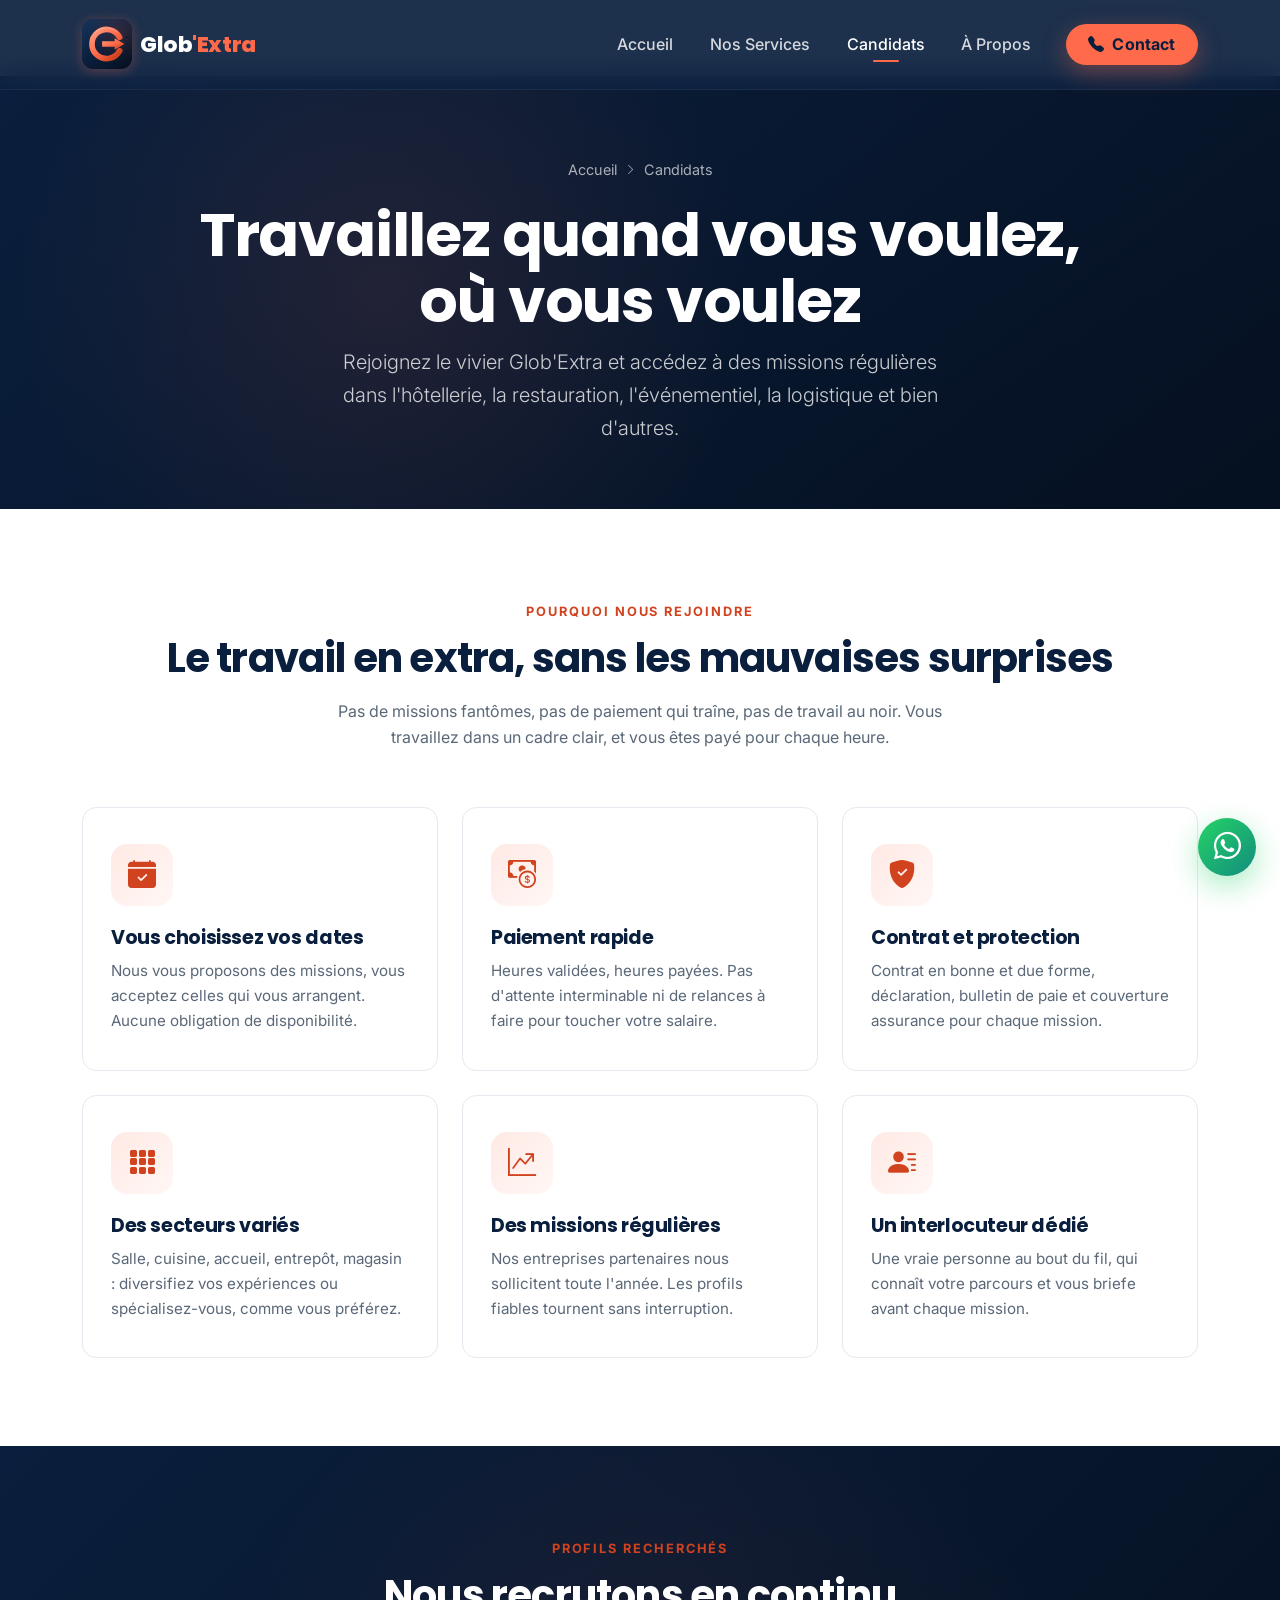
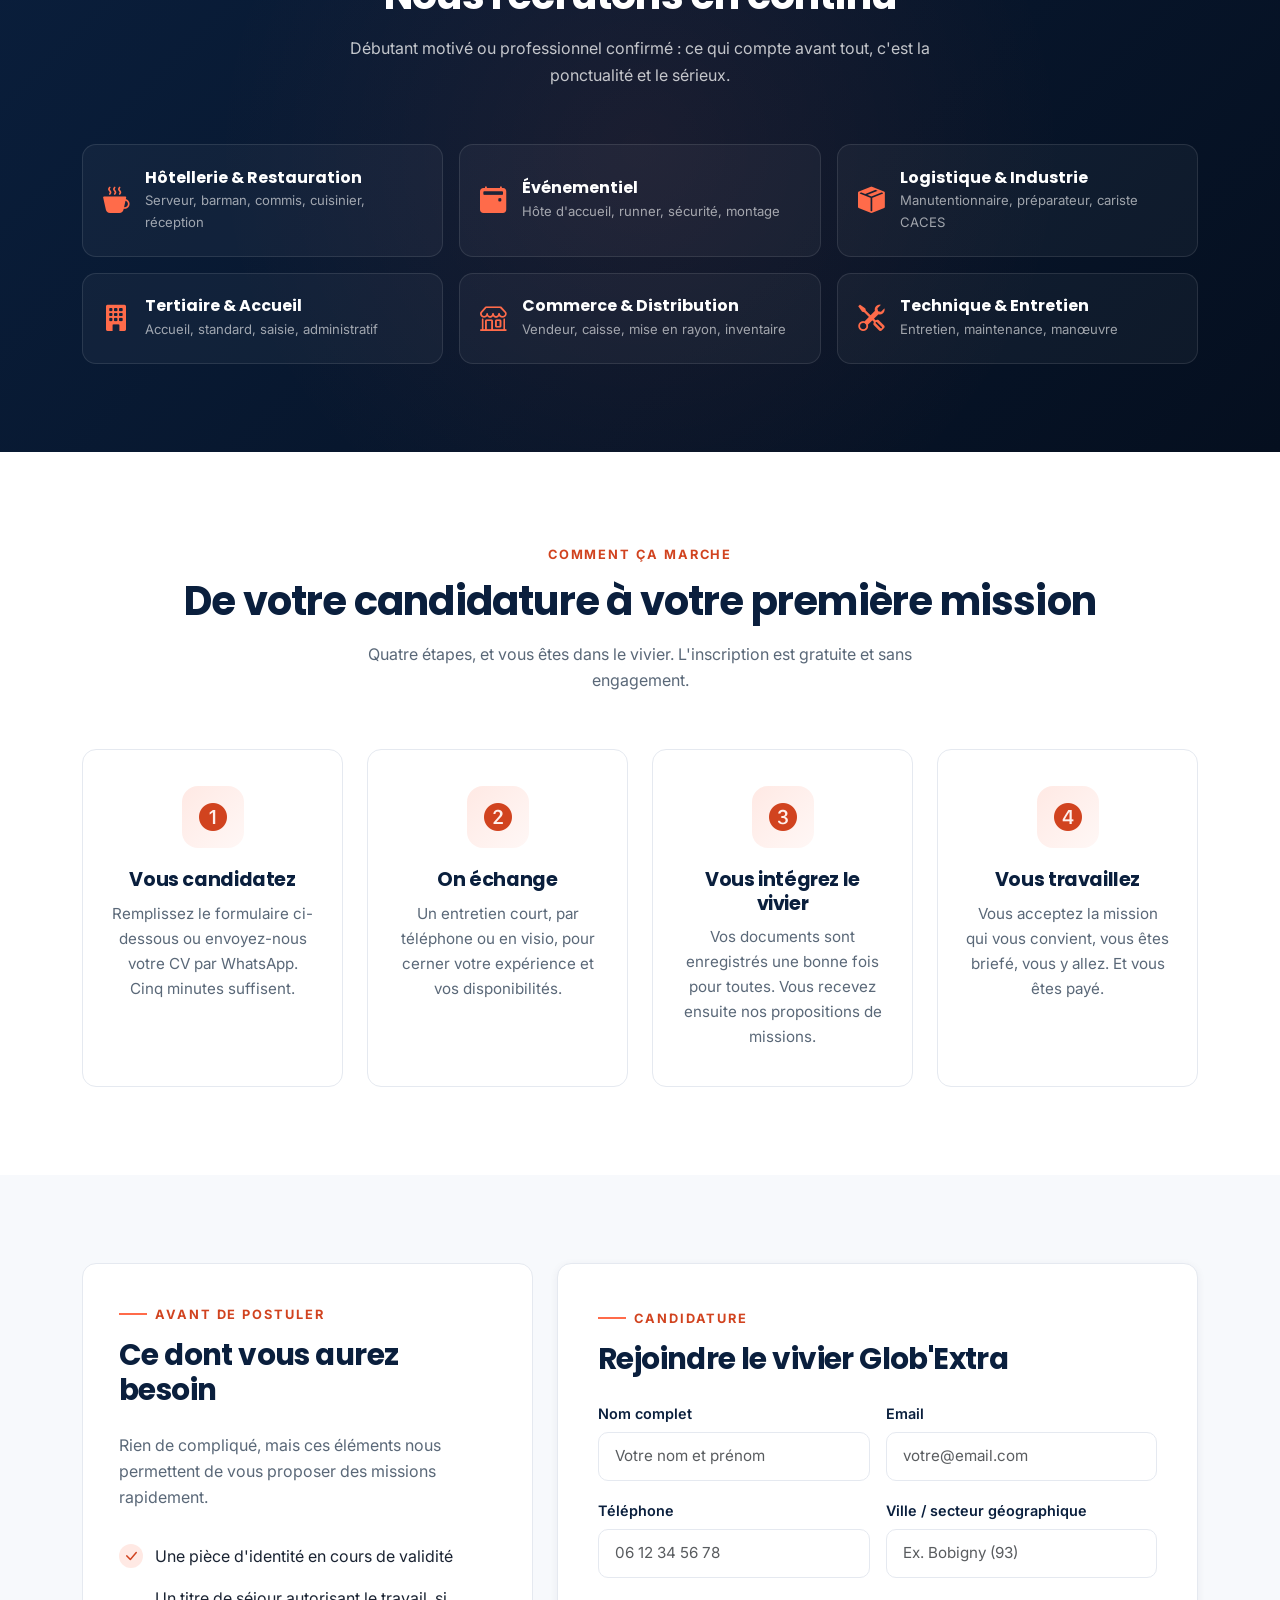
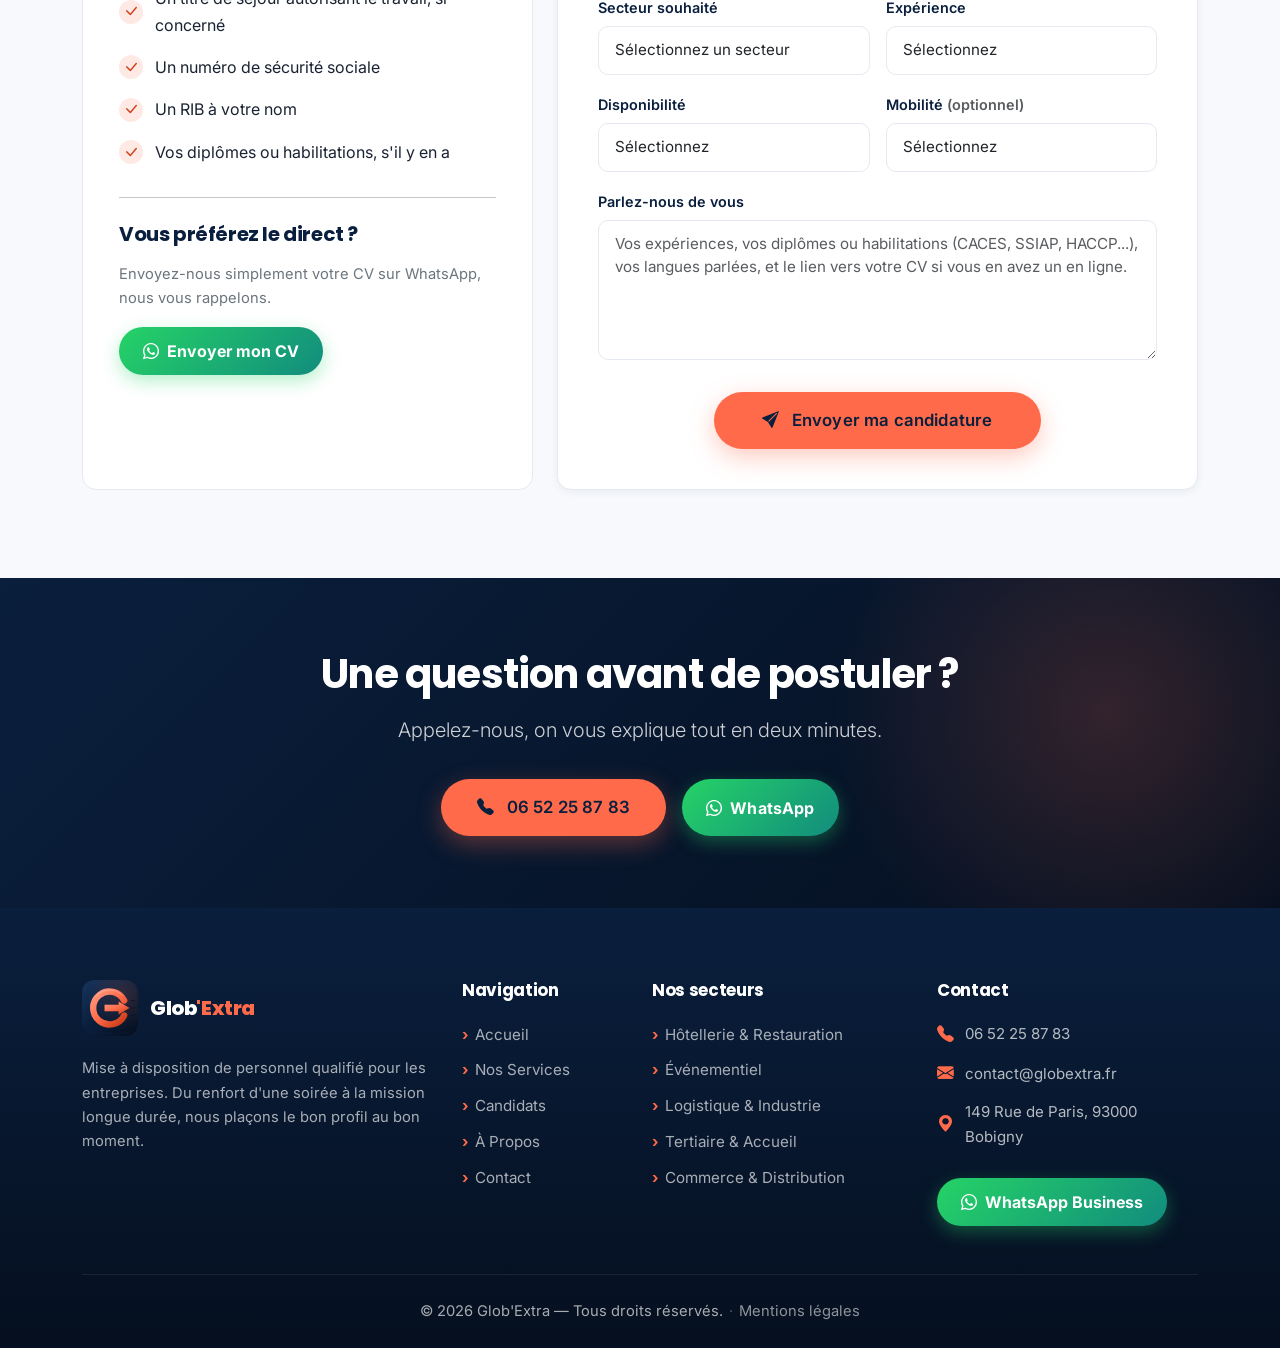
<file: candidats.html>
<!DOCTYPE html>
<html lang="fr">
<head>
    <meta charset="UTF-8">
    <meta name="viewport" content="width=device-width, initial-scale=1">
    <title>Candidats — Devenez extra avec Glob'Extra</title>
    <meta name="description" content="Rejoignez le vivier Glob'Extra : missions en hôtellerie, restauration, événementiel, logistique, commerce. Vous choisissez vos dates, nous gérons le contrat et la paie. Inscription gratuite.">

    <!-- Favicon -->
    <link rel="icon" type="image/svg+xml" href="assets/images/logo.svg">
    <link rel="apple-touch-icon" href="assets/images/logo.svg">

    <!-- Fonts -->
    <link rel="preconnect" href="https://fonts.googleapis.com">
    <link rel="preconnect" href="https://fonts.gstatic.com" crossorigin>
    <link href="https://fonts.googleapis.com/css2?family=Inter:wght@400;500;600;700&family=Poppins:wght@600;700;800&display=swap" rel="stylesheet">

    <!-- Bootstrap -->
    <link href="https://cdn.jsdelivr.net/npm/bootstrap@5.3.3/dist/css/bootstrap.min.css" rel="stylesheet">
    <link href="https://cdn.jsdelivr.net/npm/bootstrap-icons@1.11.3/font/bootstrap-icons.css" rel="stylesheet">
    <link rel="stylesheet" href="css/style.css">
</head>
<body>

<!-- ============ NAVBAR ============ -->
<nav class="navbar navbar-expand-lg fixed-top" id="mainNav">
    <div class="container">
        <a class="navbar-brand d-flex align-items-center" href="index.html">
            <img src="assets/images/logo.svg" alt="Logo" style="height: 50px;" class="me-2">
            <span>Glob<span class="brand-accent">'Extra</span></span>
        </a>

        <button class="navbar-toggler" type="button" data-bs-toggle="collapse" data-bs-target="#navbarNav">
            <i class="bi bi-list text-white fs-2"></i>
        </button>

        <div class="collapse navbar-collapse" id="navbarNav">
            <ul class="navbar-nav ms-auto align-items-lg-center">
                <li class="nav-item"><a class="nav-link" href="index.html">Accueil</a></li>
                <li class="nav-item"><a class="nav-link" href="services.html">Nos Services</a></li>
                <li class="nav-item"><a class="nav-link active" href="candidats.html">Candidats</a></li>
                <li class="nav-item"><a class="nav-link" href="about.html">À Propos</a></li>
                <li class="nav-item ms-lg-3 mt-2 mt-lg-0">
                    <a class="btn btn-accent" href="contact.html">
                        <i class="bi bi-telephone-fill me-1"></i> Contact
                    </a>
                </li>
            </ul>
        </div>
    </div>
</nav>

<!-- ============ HEADER ============ -->
<section class="page-header">
    <div class="container">
        <div class="breadcrumb-nav">
            <a href="index.html">Accueil</a>
            <i class="bi bi-chevron-right"></i>
            <span>Candidats</span>
        </div>
        <h1>Travaillez quand vous voulez,<br>où vous voulez</h1>
        <p class="lead">
            Rejoignez le vivier Glob'Extra et accédez à des missions régulières
            dans l'hôtellerie, la restauration, l'événementiel, la logistique et bien d'autres.
        </p>
    </div>
</section>

<!-- ============ POURQUOI NOUS REJOINDRE ============ -->
<section class="section">
    <div class="container">
        <div class="text-center">
            <span class="section-eyebrow reveal">Pourquoi nous rejoindre</span>
            <h2 class="section-title reveal">Le travail en extra, sans les mauvaises surprises</h2>
            <p class="section-subtitle reveal">
                Pas de missions fantômes, pas de paiement qui traîne, pas de travail au noir.
                Vous travaillez dans un cadre clair, et vous êtes payé pour chaque heure.
            </p>
        </div>

        <div class="row g-4">
            <div class="col-md-6 col-lg-4 reveal">
                <div class="feature-card">
                    <div class="feature-icon"><i class="bi bi-calendar-check-fill"></i></div>
                    <h5>Vous choisissez vos dates</h5>
                    <p>Nous vous proposons des missions, vous acceptez celles qui vous arrangent. Aucune obligation de disponibilité.</p>
                </div>
            </div>

            <div class="col-md-6 col-lg-4 reveal reveal-delay-1">
                <div class="feature-card">
                    <div class="feature-icon"><i class="bi bi-cash-coin"></i></div>
                    <h5>Paiement rapide</h5>
                    <p>Heures validées, heures payées. Pas d'attente interminable ni de relances à faire pour toucher votre salaire.</p>
                </div>
            </div>

            <div class="col-md-6 col-lg-4 reveal reveal-delay-2">
                <div class="feature-card">
                    <div class="feature-icon"><i class="bi bi-shield-fill-check"></i></div>
                    <h5>Contrat et protection</h5>
                    <p>Contrat en bonne et due forme, déclaration, bulletin de paie et couverture assurance pour chaque mission.</p>
                </div>
            </div>

            <div class="col-md-6 col-lg-4 reveal">
                <div class="feature-card">
                    <div class="feature-icon"><i class="bi bi-grid-3x3-gap-fill"></i></div>
                    <h5>Des secteurs variés</h5>
                    <p>Salle, cuisine, accueil, entrepôt, magasin : diversifiez vos expériences ou spécialisez-vous, comme vous préférez.</p>
                </div>
            </div>

            <div class="col-md-6 col-lg-4 reveal reveal-delay-1">
                <div class="feature-card">
                    <div class="feature-icon"><i class="bi bi-graph-up-arrow"></i></div>
                    <h5>Des missions régulières</h5>
                    <p>Nos entreprises partenaires nous sollicitent toute l'année. Les profils fiables tournent sans interruption.</p>
                </div>
            </div>

            <div class="col-md-6 col-lg-4 reveal reveal-delay-2">
                <div class="feature-card">
                    <div class="feature-icon"><i class="bi bi-person-lines-fill"></i></div>
                    <h5>Un interlocuteur dédié</h5>
                    <p>Une vraie personne au bout du fil, qui connaît votre parcours et vous briefe avant chaque mission.</p>
                </div>
            </div>
        </div>
    </div>
</section>

<!-- ============ PROFILS RECHERCHÉS ============ -->
<section class="section section-dark">
    <div class="container">
        <div class="text-center">
            <span class="section-eyebrow reveal">Profils recherchés</span>
            <h2 class="section-title reveal">Nous recrutons en continu</h2>
            <p class="section-subtitle reveal" style="color: rgba(255,255,255,0.75);">
                Débutant motivé ou professionnel confirmé : ce qui compte avant tout,
                c'est la ponctualité et le sérieux.
            </p>
        </div>

        <div class="row g-3">
            <div class="col-md-6 col-lg-4 reveal">
                <div class="sector-tile">
                    <i class="bi bi-cup-hot-fill"></i>
                    <div>
                        <div class="name">Hôtellerie &amp; Restauration</div>
                        <div class="roles">Serveur, barman, commis, cuisinier, réception</div>
                    </div>
                </div>
            </div>
            <div class="col-md-6 col-lg-4 reveal reveal-delay-1">
                <div class="sector-tile">
                    <i class="bi bi-calendar2-event-fill"></i>
                    <div>
                        <div class="name">Événementiel</div>
                        <div class="roles">Hôte d'accueil, runner, sécurité, montage</div>
                    </div>
                </div>
            </div>
            <div class="col-md-6 col-lg-4 reveal reveal-delay-2">
                <div class="sector-tile">
                    <i class="bi bi-box-seam-fill"></i>
                    <div>
                        <div class="name">Logistique &amp; Industrie</div>
                        <div class="roles">Manutentionnaire, préparateur, cariste CACES</div>
                    </div>
                </div>
            </div>
            <div class="col-md-6 col-lg-4 reveal reveal-delay-3">
                <div class="sector-tile">
                    <i class="bi bi-building-fill"></i>
                    <div>
                        <div class="name">Tertiaire &amp; Accueil</div>
                        <div class="roles">Accueil, standard, saisie, administratif</div>
                    </div>
                </div>
            </div>
            <div class="col-md-6 col-lg-4 reveal reveal-delay-4">
                <div class="sector-tile">
                    <i class="bi bi-shop"></i>
                    <div>
                        <div class="name">Commerce &amp; Distribution</div>
                        <div class="roles">Vendeur, caisse, mise en rayon, inventaire</div>
                    </div>
                </div>
            </div>
            <div class="col-md-6 col-lg-4 reveal reveal-delay-5">
                <div class="sector-tile">
                    <i class="bi bi-tools"></i>
                    <div>
                        <div class="name">Technique &amp; Entretien</div>
                        <div class="roles">Entretien, maintenance, manœuvre</div>
                    </div>
                </div>
            </div>
        </div>
    </div>
</section>

<!-- ============ PROCESS CANDIDAT ============ -->
<section class="section">
    <div class="container">
        <div class="text-center">
            <span class="section-eyebrow reveal">Comment ça marche</span>
            <h2 class="section-title reveal">De votre candidature à votre première mission</h2>
            <p class="section-subtitle reveal">
                Quatre étapes, et vous êtes dans le vivier. L'inscription est gratuite et sans engagement.
            </p>
        </div>

        <div class="row g-4">
            <div class="col-md-6 col-lg-3 reveal">
                <div class="feature-card text-center">
                    <div class="feature-icon mx-auto"><i class="bi bi-1-circle-fill"></i></div>
                    <h5>Vous candidatez</h5>
                    <p>Remplissez le formulaire ci-dessous ou envoyez-nous votre CV par WhatsApp. Cinq minutes suffisent.</p>
                </div>
            </div>
            <div class="col-md-6 col-lg-3 reveal reveal-delay-1">
                <div class="feature-card text-center">
                    <div class="feature-icon mx-auto"><i class="bi bi-2-circle-fill"></i></div>
                    <h5>On échange</h5>
                    <p>Un entretien court, par téléphone ou en visio, pour cerner votre expérience et vos disponibilités.</p>
                </div>
            </div>
            <div class="col-md-6 col-lg-3 reveal reveal-delay-2">
                <div class="feature-card text-center">
                    <div class="feature-icon mx-auto"><i class="bi bi-3-circle-fill"></i></div>
                    <h5>Vous intégrez le vivier</h5>
                    <p>Vos documents sont enregistrés une bonne fois pour toutes. Vous recevez ensuite nos propositions de missions.</p>
                </div>
            </div>
            <div class="col-md-6 col-lg-3 reveal reveal-delay-3">
                <div class="feature-card text-center">
                    <div class="feature-icon mx-auto"><i class="bi bi-4-circle-fill"></i></div>
                    <h5>Vous travaillez</h5>
                    <p>Vous acceptez la mission qui vous convient, vous êtes briefé, vous y allez. Et vous êtes payé.</p>
                </div>
            </div>
        </div>
    </div>
</section>

<!-- ============ FORMULAIRE CANDIDATURE ============ -->
<section class="section section-soft">
    <div class="container">
        <div class="row g-4">

            <!-- CE QU'IL FAUT -->
            <div class="col-lg-5 reveal">
                <div class="contact-info-card">
                    <span class="section-eyebrow">Avant de postuler</span>
                    <h3 class="mb-4">Ce dont vous aurez besoin</h3>
                    <p class="mb-4">
                        Rien de compliqué, mais ces éléments nous permettent de vous proposer
                        des missions rapidement.
                    </p>

                    <ul class="about-list">
                        <li>
                            <span class="check"><i class="bi bi-check-lg"></i></span>
                            Une pièce d'identité en cours de validité
                        </li>
                        <li>
                            <span class="check"><i class="bi bi-check-lg"></i></span>
                            Un titre de séjour autorisant le travail, si concerné
                        </li>
                        <li>
                            <span class="check"><i class="bi bi-check-lg"></i></span>
                            Un numéro de sécurité sociale
                        </li>
                        <li>
                            <span class="check"><i class="bi bi-check-lg"></i></span>
                            Un RIB à votre nom
                        </li>
                        <li>
                            <span class="check"><i class="bi bi-check-lg"></i></span>
                            Vos diplômes ou habilitations, s'il y en a
                        </li>
                    </ul>

                    <hr class="my-4">

                    <h5 class="mb-3">Vous préférez le direct ?</h5>
                    <p class="mb-3 text-secondary" style="font-size: 0.92rem;">
                        Envoyez-nous simplement votre CV sur WhatsApp, nous vous rappelons.
                    </p>
                    <a href="https://wa.me/33652258783" target="_blank" class="btn-whatsapp">
                        <i class="bi bi-whatsapp"></i> Envoyer mon CV
                    </a>
                </div>
            </div>

            <!-- FORMULAIRE -->
            <div class="col-lg-7 reveal reveal-delay-1">
                <div class="contact-form-card">
                    <span class="section-eyebrow">Candidature</span>
                    <h3 class="mb-4">Rejoindre le vivier Glob'Extra</h3>

                    <form id="candidate-form">
                        <input type="hidden" name="_type" value="Candidature extra">
                        <div class="row g-3">
                            <div class="col-md-6">
                                <label class="form-label">Nom complet</label>
                                <input type="text" name="name" class="form-control" placeholder="Votre nom et prénom" required>
                            </div>
                            <div class="col-md-6">
                                <label class="form-label">Email</label>
                                <input type="email" name="email" class="form-control" placeholder="votre@email.com" required>
                            </div>
                            <div class="col-md-6">
                                <label class="form-label">Téléphone</label>
                                <input type="tel" name="phone" class="form-control" placeholder="06 12 34 56 78" required>
                            </div>
                            <div class="col-md-6">
                                <label class="form-label">Ville / secteur géographique</label>
                                <input type="text" name="city" class="form-control" placeholder="Ex. Bobigny (93)" required>
                            </div>
                            <div class="col-md-6">
                                <label class="form-label">Secteur souhaité</label>
                                <select name="sector" class="form-control" required>
                                    <option value="">Sélectionnez un secteur</option>
                                    <option>Hôtellerie &amp; Restauration</option>
                                    <option>Événementiel &amp; Réception</option>
                                    <option>Logistique &amp; Industrie</option>
                                    <option>Tertiaire &amp; Accueil</option>
                                    <option>Commerce &amp; Distribution</option>
                                    <option>Technique &amp; Entretien</option>
                                    <option>Peu importe, je suis polyvalent</option>
                                </select>
                            </div>
                            <div class="col-md-6">
                                <label class="form-label">Expérience</label>
                                <select name="experience" class="form-control" required>
                                    <option value="">Sélectionnez</option>
                                    <option>Débutant, mais motivé</option>
                                    <option>Moins d'un an</option>
                                    <option>1 à 3 ans</option>
                                    <option>Plus de 3 ans</option>
                                </select>
                            </div>
                            <div class="col-md-6">
                                <label class="form-label">Disponibilité</label>
                                <select name="availability" class="form-control" required>
                                    <option value="">Sélectionnez</option>
                                    <option>Ponctuelle (soirs, week-ends)</option>
                                    <option>Temps partiel en semaine</option>
                                    <option>Temps plein</option>
                                    <option>Saisonnière</option>
                                </select>
                            </div>
                            <div class="col-md-6">
                                <label class="form-label">Mobilité <span class="text-muted">(optionnel)</span></label>
                                <select name="mobility" class="form-control">
                                    <option value="">Sélectionnez</option>
                                    <option>Véhicule personnel</option>
                                    <option>Transports en commun</option>
                                    <option>Deux-roues</option>
                                </select>
                            </div>
                            <div class="col-12">
                                <label class="form-label">Parlez-nous de vous</label>
                                <textarea name="message" rows="5" class="form-control" placeholder="Vos expériences, vos diplômes ou habilitations (CACES, SSIAP, HACCP...), vos langues parlées, et le lien vers votre CV si vous en avez un en ligne." required></textarea>
                            </div>
                            <div class="col-12 text-center">
                                <button type="submit" class="btn btn-accent btn-lg mt-3 px-5">
                                    <i class="bi bi-send-fill me-2"></i> Envoyer ma candidature
                                </button>
                            </div>
                        </div>

                        <div id="success-msg" class="alert alert-success mt-4 d-flex align-items-center" style="display:none !important; border-radius: 12px; border: none;">
                            <i class="bi bi-check-circle-fill me-2 fs-4"></i>
                            <div>
                                <strong>Merci !</strong> Votre candidature a bien été envoyée. Nous revenons vers vous très vite.
                            </div>
                        </div>
                        <div id="error-msg" class="alert alert-danger mt-4 d-flex align-items-center" style="display:none !important; border-radius: 12px; border: none;">
                            <i class="bi bi-exclamation-circle-fill me-2 fs-4"></i>
                            <div>
                                <strong>Oups !</strong> Une erreur est survenue. Réessayez ou envoyez-nous votre CV sur WhatsApp.
                            </div>
                        </div>
                    </form>
                </div>
            </div>
        </div>
    </div>
</section>

<!-- ============ CTA BANNER ============ -->
<section class="cta-banner">
    <div class="container text-center">
        <h2 class="mb-3 reveal">Une question avant de postuler ?</h2>
        <p class="lead mb-4 reveal reveal-delay-1">
            Appelez-nous, on vous explique tout en deux minutes.
        </p>
        <div class="hero-actions reveal reveal-delay-2">
            <a href="tel:0652258783" class="btn btn-accent btn-lg">
                <i class="bi bi-telephone-fill me-2"></i> 06 52 25 87 83
            </a>
            <a href="https://wa.me/33652258783" target="_blank" class="btn btn-whatsapp">
                <i class="bi bi-whatsapp"></i> WhatsApp
            </a>
        </div>
    </div>
</section>

<!-- ============ FOOTER ============ -->
<footer class="site-footer">
    <div class="container">
        <div class="row g-4">
            <div class="col-lg-4 col-md-12">
                <div class="footer-brand">
                    <img src="assets/images/logo.svg" alt="Glob'Extra">
                    <span class="name">Glob<span>'Extra</span></span>
                </div>
                <p>Mise à disposition de personnel qualifié pour les entreprises. Du renfort d'une soirée à la mission longue durée, nous plaçons le bon profil au bon moment.</p>
            </div>

            <div class="col-lg-2 col-md-4 col-6">
                <h5>Navigation</h5>
                <ul class="footer-links">
                    <li><a href="index.html">Accueil</a></li>
                    <li><a href="services.html">Nos Services</a></li>
                    <li><a href="candidats.html">Candidats</a></li>
                    <li><a href="about.html">À Propos</a></li>
                    <li><a href="contact.html">Contact</a></li>
                </ul>
            </div>

            <div class="col-lg-3 col-md-4 col-6">
                <h5>Nos secteurs</h5>
                <ul class="footer-links">
                    <li><a href="services.html">Hôtellerie &amp; Restauration</a></li>
                    <li><a href="services.html">Événementiel</a></li>
                    <li><a href="services.html">Logistique &amp; Industrie</a></li>
                    <li><a href="services.html">Tertiaire &amp; Accueil</a></li>
                    <li><a href="services.html">Commerce &amp; Distribution</a></li>
                </ul>
            </div>

            <div class="col-lg-3 col-md-4">
                <h5>Contact</h5>
                <div class="footer-contact-item">
                    <i class="bi bi-telephone-fill"></i>
                    <a href="tel:0652258783">06 52 25 87 83</a>
                </div>
                <div class="footer-contact-item">
                    <i class="bi bi-envelope-fill"></i>
                    <a href="mailto:contact@globextra.fr">contact@globextra.fr</a>
                </div>
                <div class="footer-contact-item">
                    <i class="bi bi-geo-alt-fill"></i>
                    <span>149 Rue de Paris, 93000 Bobigny</span>
                </div>
                <a href="https://wa.me/33652258783" target="_blank" class="btn-whatsapp mt-3">
                    <i class="bi bi-whatsapp"></i> WhatsApp Business
                </a>
            </div>
        </div>

        <div class="footer-bottom">
            <p class="mb-0">&copy; 2026 Glob'Extra — Tous droits réservés. <span class="sep">·</span> <a href="mentions-legales.html">Mentions légales</a></p>
        </div>
    </div>
</footer>

<!-- Floating WhatsApp -->
<a href="https://wa.me/33652258783" target="_blank" class="whatsapp-floating" aria-label="Contactez-nous sur WhatsApp">
    <i class="bi bi-whatsapp"></i>
</a>

<script src="https://cdn.jsdelivr.net/npm/bootstrap@5.3.3/dist/js/bootstrap.bundle.min.js"></script>
<script src="js/script.js"></script>

<!-- Form submit -->
<script>
const form = document.getElementById('candidate-form');
const successMsg = document.getElementById('success-msg');
const errorMsg = document.getElementById('error-msg');

form.addEventListener('submit', function(e) {
    e.preventDefault();

    const data = {
        _subject: 'Nouvelle candidature extra — Glob\'Extra',
        type: 'Candidature',
        name: form.name.value,
        email: form.email.value,
        phone: form.phone.value,
        city: form.city.value,
        sector: form.sector.value,
        experience: form.experience.value,
        availability: form.availability.value,
        mobility: form.mobility.value,
        message: form.message.value
    };

    const submitBtn = form.querySelector('button[type="submit"]');
    const originalText = submitBtn.innerHTML;
    submitBtn.innerHTML = '<span class="spinner-border spinner-border-sm me-2"></span>Envoi en cours...';
    submitBtn.disabled = true;

    fetch('https://formspree.io/f/mwvnarjj', {
        method: 'POST',
        headers: {
            'Accept': 'application/json',
            'Content-Type': 'application/json'
        },
        body: JSON.stringify(data)
    })
    .then(response => {
        if (response.ok) {
            successMsg.style.setProperty('display', 'flex', 'important');
            errorMsg.style.setProperty('display', 'none', 'important');
            form.reset();
            successMsg.scrollIntoView({ behavior: 'smooth', block: 'center' });
        } else {
            throw new Error('Erreur');
        }
    })
    .catch(error => {
        errorMsg.style.setProperty('display', 'flex', 'important');
        successMsg.style.setProperty('display', 'none', 'important');
    })
    .finally(() => {
        submitBtn.innerHTML = originalText;
        submitBtn.disabled = false;
    });
});
</script>

</body>
</html>
</file>
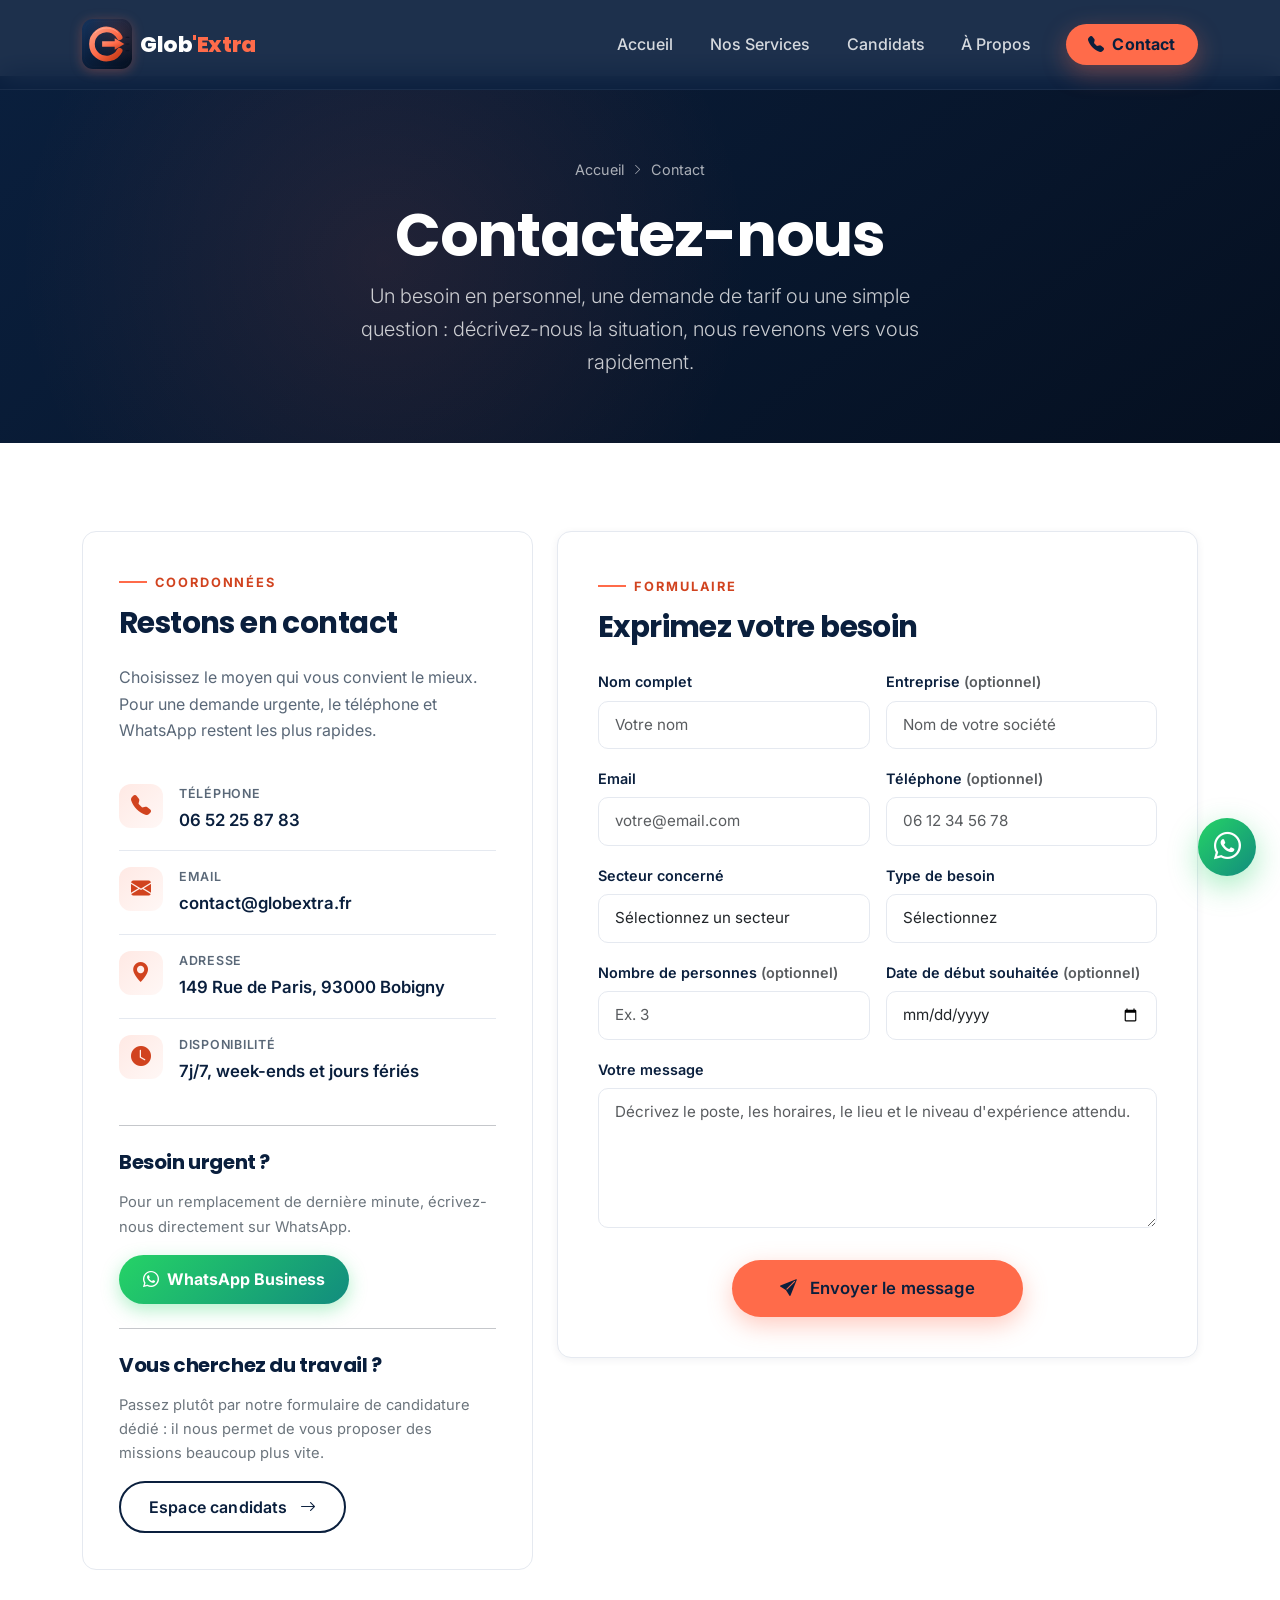
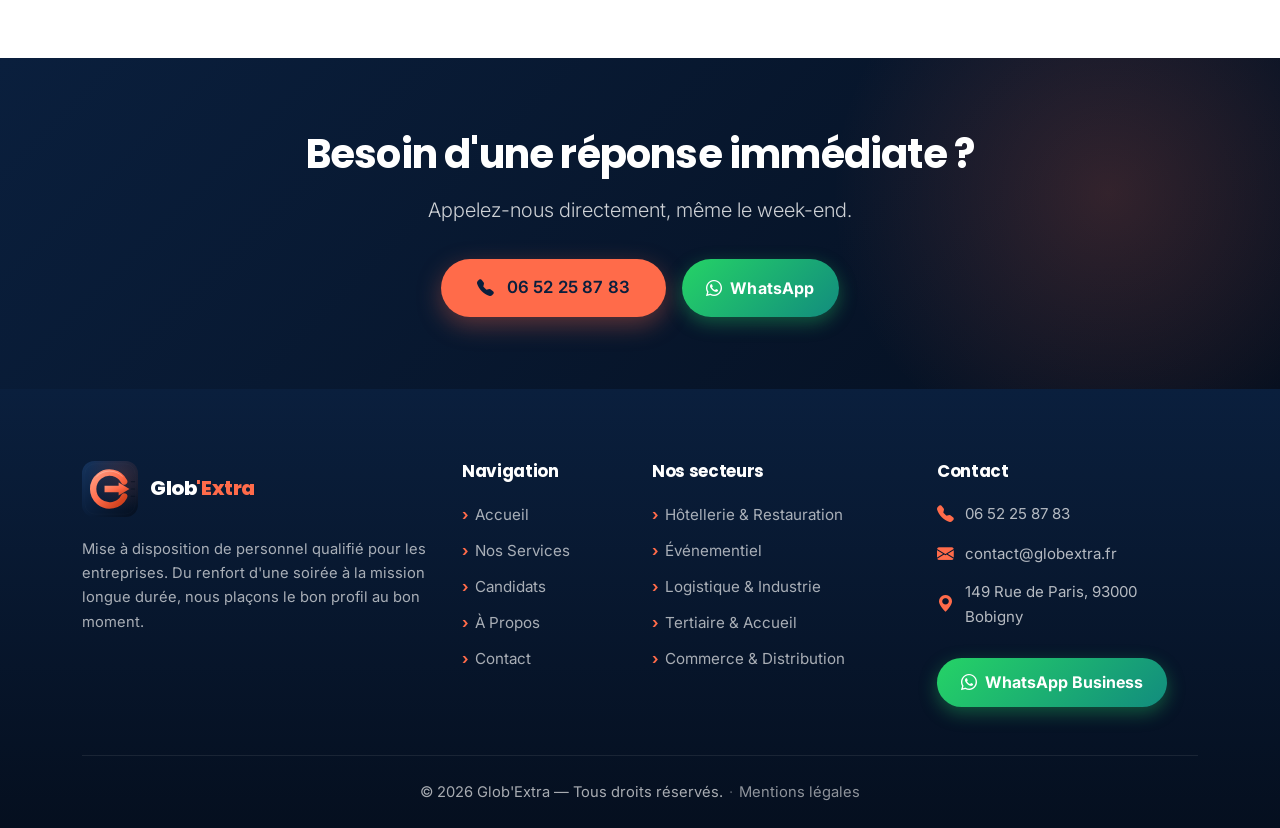
<file: contact.html>
<!DOCTYPE html>
<html lang="fr">
<head>
    <meta charset="UTF-8">
    <meta name="viewport" content="width=device-width, initial-scale=1">
    <title>Contact — Glob'Extra</title>
    <meta name="description" content="Contactez Glob'Extra pour exprimer un besoin en personnel ou poser une question. Téléphone, email, WhatsApp — réponse rapide garantie.">

    <!-- Favicon -->
    <link rel="icon" type="image/svg+xml" href="assets/images/logo.svg">
    <link rel="apple-touch-icon" href="assets/images/logo.svg">

    <!-- Fonts -->
    <link rel="preconnect" href="https://fonts.googleapis.com">
    <link rel="preconnect" href="https://fonts.gstatic.com" crossorigin>
    <link href="https://fonts.googleapis.com/css2?family=Inter:wght@400;500;600;700&family=Poppins:wght@600;700;800&display=swap" rel="stylesheet">

    <!-- Bootstrap -->
    <link href="https://cdn.jsdelivr.net/npm/bootstrap@5.3.3/dist/css/bootstrap.min.css" rel="stylesheet">
    <link href="https://cdn.jsdelivr.net/npm/bootstrap-icons@1.11.3/font/bootstrap-icons.css" rel="stylesheet">
    <link rel="stylesheet" href="css/style.css">
</head>
<body>

<!-- ============ NAVBAR ============ -->
<nav class="navbar navbar-expand-lg fixed-top" id="mainNav">
    <div class="container">
        <a class="navbar-brand d-flex align-items-center" href="index.html">
            <img src="assets/images/logo.svg" alt="Logo" style="height: 50px;" class="me-2">
            <span>Glob<span class="brand-accent">'Extra</span></span>
        </a>

        <button class="navbar-toggler" type="button" data-bs-toggle="collapse" data-bs-target="#navbarNav">
            <i class="bi bi-list text-white fs-2"></i>
        </button>

        <div class="collapse navbar-collapse" id="navbarNav">
            <ul class="navbar-nav ms-auto align-items-lg-center">
                <li class="nav-item"><a class="nav-link" href="index.html">Accueil</a></li>
                <li class="nav-item"><a class="nav-link" href="services.html">Nos Services</a></li>
                <li class="nav-item"><a class="nav-link" href="candidats.html">Candidats</a></li>
                <li class="nav-item"><a class="nav-link" href="about.html">À Propos</a></li>
                <li class="nav-item ms-lg-3 mt-2 mt-lg-0">
                    <a class="btn btn-accent active" href="contact.html">
                        <i class="bi bi-telephone-fill me-1"></i> Contact
                    </a>
                </li>
            </ul>
        </div>
    </div>
</nav>

<!-- ============ HEADER ============ -->
<section class="page-header">
    <div class="container">
        <div class="breadcrumb-nav">
            <a href="index.html">Accueil</a>
            <i class="bi bi-chevron-right"></i>
            <span>Contact</span>
        </div>
        <h1>Contactez-nous</h1>
        <p class="lead">
            Un besoin en personnel, une demande de tarif ou une simple question :
            décrivez-nous la situation, nous revenons vers vous rapidement.
        </p>
    </div>
</section>

<!-- ============ CONTACT ============ -->
<section class="section">
    <div class="container">
        <div class="row g-4">

            <!-- INFOS -->
            <div class="col-lg-5 reveal">
                <div class="contact-info-card">
                    <span class="section-eyebrow">Coordonnées</span>
                    <h3 class="mb-4">Restons en contact</h3>
                    <p class="mb-4">Choisissez le moyen qui vous convient le mieux. Pour une demande urgente, le téléphone et WhatsApp restent les plus rapides.</p>

                    <div class="contact-info-item">
                        <div class="icon-wrap"><i class="bi bi-telephone-fill"></i></div>
                        <div>
                            <div class="label">Téléphone</div>
                            <a href="tel:0652258783" class="value">06 52 25 87 83</a>
                        </div>
                    </div>

                    <div class="contact-info-item">
                        <div class="icon-wrap"><i class="bi bi-envelope-fill"></i></div>
                        <div>
                            <div class="label">Email</div>
                            <a href="mailto:contact@globextra.fr" class="value">contact@globextra.fr</a>
                        </div>
                    </div>

                    <div class="contact-info-item">
                        <div class="icon-wrap"><i class="bi bi-geo-alt-fill"></i></div>
                        <div>
                            <div class="label">Adresse</div>
                            <a href="https://maps.google.com/?q=149+Rue+de+Paris+93000+Bobigny" target="_blank" class="value">149 Rue de Paris, 93000 Bobigny</a>
                        </div>
                    </div>

                    <div class="contact-info-item">
                        <div class="icon-wrap"><i class="bi bi-clock-fill"></i></div>
                        <div>
                            <div class="label">Disponibilité</div>
                            <div class="value">7j/7, week-ends et jours fériés</div>
                        </div>
                    </div>

                    <hr class="my-4">

                    <h5 class="mb-3">Besoin urgent ?</h5>
                    <p class="mb-3 text-secondary" style="font-size: 0.92rem;">
                        Pour un remplacement de dernière minute, écrivez-nous directement sur WhatsApp.
                    </p>
                    <a href="https://wa.me/33652258783" target="_blank" class="btn-whatsapp">
                        <i class="bi bi-whatsapp"></i> WhatsApp Business
                    </a>

                    <hr class="my-4">

                    <h5 class="mb-3">Vous cherchez du travail ?</h5>
                    <p class="mb-3 text-secondary" style="font-size: 0.92rem;">
                        Passez plutôt par notre formulaire de candidature dédié : il nous permet
                        de vous proposer des missions beaucoup plus vite.
                    </p>
                    <a href="candidats.html" class="btn btn-outline-dark-modern">
                        Espace candidats <i class="bi bi-arrow-right ms-2"></i>
                    </a>
                </div>
            </div>

            <!-- FORMULAIRE -->
            <div class="col-lg-7 reveal reveal-delay-1">
                <div class="contact-form-card">
                    <span class="section-eyebrow">Formulaire</span>
                    <h3 class="mb-4">Exprimez votre besoin</h3>

                    <form id="contact-form">
                        <div class="row g-3">
                            <div class="col-md-6">
                                <label class="form-label">Nom complet</label>
                                <input type="text" name="name" class="form-control" placeholder="Votre nom" required>
                            </div>
                            <div class="col-md-6">
                                <label class="form-label">Entreprise <span class="text-muted">(optionnel)</span></label>
                                <input type="text" name="company" class="form-control" placeholder="Nom de votre société">
                            </div>
                            <div class="col-md-6">
                                <label class="form-label">Email</label>
                                <input type="email" name="email" class="form-control" placeholder="votre@email.com" required>
                            </div>
                            <div class="col-md-6">
                                <label class="form-label">Téléphone <span class="text-muted">(optionnel)</span></label>
                                <input type="tel" name="phone" class="form-control" placeholder="06 12 34 56 78">
                            </div>
                            <div class="col-md-6">
                                <label class="form-label">Secteur concerné</label>
                                <select name="sector" class="form-control" required>
                                    <option value="">Sélectionnez un secteur</option>
                                    <option>Hôtellerie &amp; Restauration</option>
                                    <option>Événementiel &amp; Réception</option>
                                    <option>Logistique &amp; Industrie</option>
                                    <option>Tertiaire &amp; Accueil</option>
                                    <option>Commerce &amp; Distribution</option>
                                    <option>Technique &amp; Entretien</option>
                                    <option>Autre secteur</option>
                                </select>
                            </div>
                            <div class="col-md-6">
                                <label class="form-label">Type de besoin</label>
                                <select name="need" class="form-control" required>
                                    <option value="">Sélectionnez</option>
                                    <option>Extra ponctuel (un ou quelques jours)</option>
                                    <option>Mission continue (semaines ou mois)</option>
                                    <option>Équipe complète pour un événement</option>
                                    <option>Je ne sais pas encore / à définir</option>
                                </select>
                            </div>
                            <div class="col-md-6">
                                <label class="form-label">Nombre de personnes <span class="text-muted">(optionnel)</span></label>
                                <input type="number" name="headcount" min="1" class="form-control" placeholder="Ex. 3">
                            </div>
                            <div class="col-md-6">
                                <label class="form-label">Date de début souhaitée <span class="text-muted">(optionnel)</span></label>
                                <input type="date" name="startdate" class="form-control">
                            </div>
                            <div class="col-12">
                                <label class="form-label">Votre message</label>
                                <textarea name="message" rows="5" class="form-control" placeholder="Décrivez le poste, les horaires, le lieu et le niveau d'expérience attendu." required></textarea>
                            </div>
                            <div class="col-12 text-center">
                                <button type="submit" class="btn btn-accent btn-lg mt-3 px-5">
                                    <i class="bi bi-send-fill me-2"></i> Envoyer le message
                                </button>
                            </div>
                        </div>

                        <div id="success-msg" class="alert alert-success mt-4 d-flex align-items-center" style="display:none !important; border-radius: 12px; border: none;">
                            <i class="bi bi-check-circle-fill me-2 fs-4"></i>
                            <div>
                                <strong>Merci !</strong> Votre message a été envoyé avec succès. Nous vous répondrons rapidement.
                            </div>
                        </div>
                        <div id="error-msg" class="alert alert-danger mt-4 d-flex align-items-center" style="display:none !important; border-radius: 12px; border: none;">
                            <i class="bi bi-exclamation-circle-fill me-2 fs-4"></i>
                            <div>
                                <strong>Oups !</strong> Une erreur est survenue, veuillez réessayer ou nous contacter par téléphone.
                            </div>
                        </div>
                    </form>
                </div>
            </div>
        </div>
    </div>
</section>

<!-- ============ CTA BANNER ============ -->
<section class="cta-banner">
    <div class="container text-center">
        <h2 class="mb-3 reveal">Besoin d'une réponse immédiate ?</h2>
        <p class="lead mb-4 reveal reveal-delay-1">
            Appelez-nous directement, même le week-end.
        </p>
        <div class="hero-actions reveal reveal-delay-2">
            <a href="tel:0652258783" class="btn btn-accent btn-lg">
                <i class="bi bi-telephone-fill me-2"></i> 06 52 25 87 83
            </a>
            <a href="https://wa.me/33652258783" target="_blank" class="btn btn-whatsapp">
                <i class="bi bi-whatsapp"></i> WhatsApp
            </a>
        </div>
    </div>
</section>

<!-- ============ FOOTER ============ -->
<footer class="site-footer">
    <div class="container">
        <div class="row g-4">
            <div class="col-lg-4 col-md-12">
                <div class="footer-brand">
                    <img src="assets/images/logo.svg" alt="Glob'Extra">
                    <span class="name">Glob<span>'Extra</span></span>
                </div>
                <p>Mise à disposition de personnel qualifié pour les entreprises. Du renfort d'une soirée à la mission longue durée, nous plaçons le bon profil au bon moment.</p>
            </div>

            <div class="col-lg-2 col-md-4 col-6">
                <h5>Navigation</h5>
                <ul class="footer-links">
                    <li><a href="index.html">Accueil</a></li>
                    <li><a href="services.html">Nos Services</a></li>
                    <li><a href="candidats.html">Candidats</a></li>
                    <li><a href="about.html">À Propos</a></li>
                    <li><a href="contact.html">Contact</a></li>
                </ul>
            </div>

            <div class="col-lg-3 col-md-4 col-6">
                <h5>Nos secteurs</h5>
                <ul class="footer-links">
                    <li><a href="services.html">Hôtellerie &amp; Restauration</a></li>
                    <li><a href="services.html">Événementiel</a></li>
                    <li><a href="services.html">Logistique &amp; Industrie</a></li>
                    <li><a href="services.html">Tertiaire &amp; Accueil</a></li>
                    <li><a href="services.html">Commerce &amp; Distribution</a></li>
                </ul>
            </div>

            <div class="col-lg-3 col-md-4">
                <h5>Contact</h5>
                <div class="footer-contact-item">
                    <i class="bi bi-telephone-fill"></i>
                    <a href="tel:0652258783">06 52 25 87 83</a>
                </div>
                <div class="footer-contact-item">
                    <i class="bi bi-envelope-fill"></i>
                    <a href="mailto:contact@globextra.fr">contact@globextra.fr</a>
                </div>
                <div class="footer-contact-item">
                    <i class="bi bi-geo-alt-fill"></i>
                    <span>149 Rue de Paris, 93000 Bobigny</span>
                </div>
                <a href="https://wa.me/33652258783" target="_blank" class="btn-whatsapp mt-3">
                    <i class="bi bi-whatsapp"></i> WhatsApp Business
                </a>
            </div>
        </div>

        <div class="footer-bottom">
            <p class="mb-0">&copy; 2026 Glob'Extra — Tous droits réservés. <span class="sep">·</span> <a href="mentions-legales.html">Mentions légales</a></p>
        </div>
    </div>
</footer>

<!-- Floating WhatsApp -->
<a href="https://wa.me/33652258783" target="_blank" class="whatsapp-floating" aria-label="Contactez-nous sur WhatsApp">
    <i class="bi bi-whatsapp"></i>
</a>

<script src="https://cdn.jsdelivr.net/npm/bootstrap@5.3.3/dist/js/bootstrap.bundle.min.js"></script>
<script src="js/script.js"></script>

<!-- Form submit -->
<script>
const form = document.getElementById('contact-form');
const successMsg = document.getElementById('success-msg');
const errorMsg = document.getElementById('error-msg');

form.addEventListener('submit', function(e) {
    e.preventDefault();

    const data = {
        _subject: 'Nouveau besoin en personnel — Glob\'Extra',
        type: 'Demande entreprise',
        name: form.name.value,
        company: form.company.value,
        email: form.email.value,
        phone: form.phone.value,
        sector: form.sector.value,
        need: form.need.value,
        headcount: form.headcount.value,
        startdate: form.startdate.value,
        message: form.message.value
    };

    const submitBtn = form.querySelector('button[type="submit"]');
    const originalText = submitBtn.innerHTML;
    submitBtn.innerHTML = '<span class="spinner-border spinner-border-sm me-2"></span>Envoi en cours...';
    submitBtn.disabled = true;

    fetch('https://formspree.io/f/mwvnarjj', {
        method: 'POST',
        headers: {
            'Accept': 'application/json',
            'Content-Type': 'application/json'
        },
        body: JSON.stringify(data)
    })
    .then(response => {
        if (response.ok) {
            successMsg.style.setProperty('display', 'flex', 'important');
            errorMsg.style.setProperty('display', 'none', 'important');
            form.reset();
            successMsg.scrollIntoView({ behavior: 'smooth', block: 'center' });
        } else {
            throw new Error('Erreur');
        }
    })
    .catch(error => {
        errorMsg.style.setProperty('display', 'flex', 'important');
        successMsg.style.setProperty('display', 'none', 'important');
    })
    .finally(() => {
        submitBtn.innerHTML = originalText;
        submitBtn.disabled = false;
    });
});
</script>

</body>
</html>
</file>
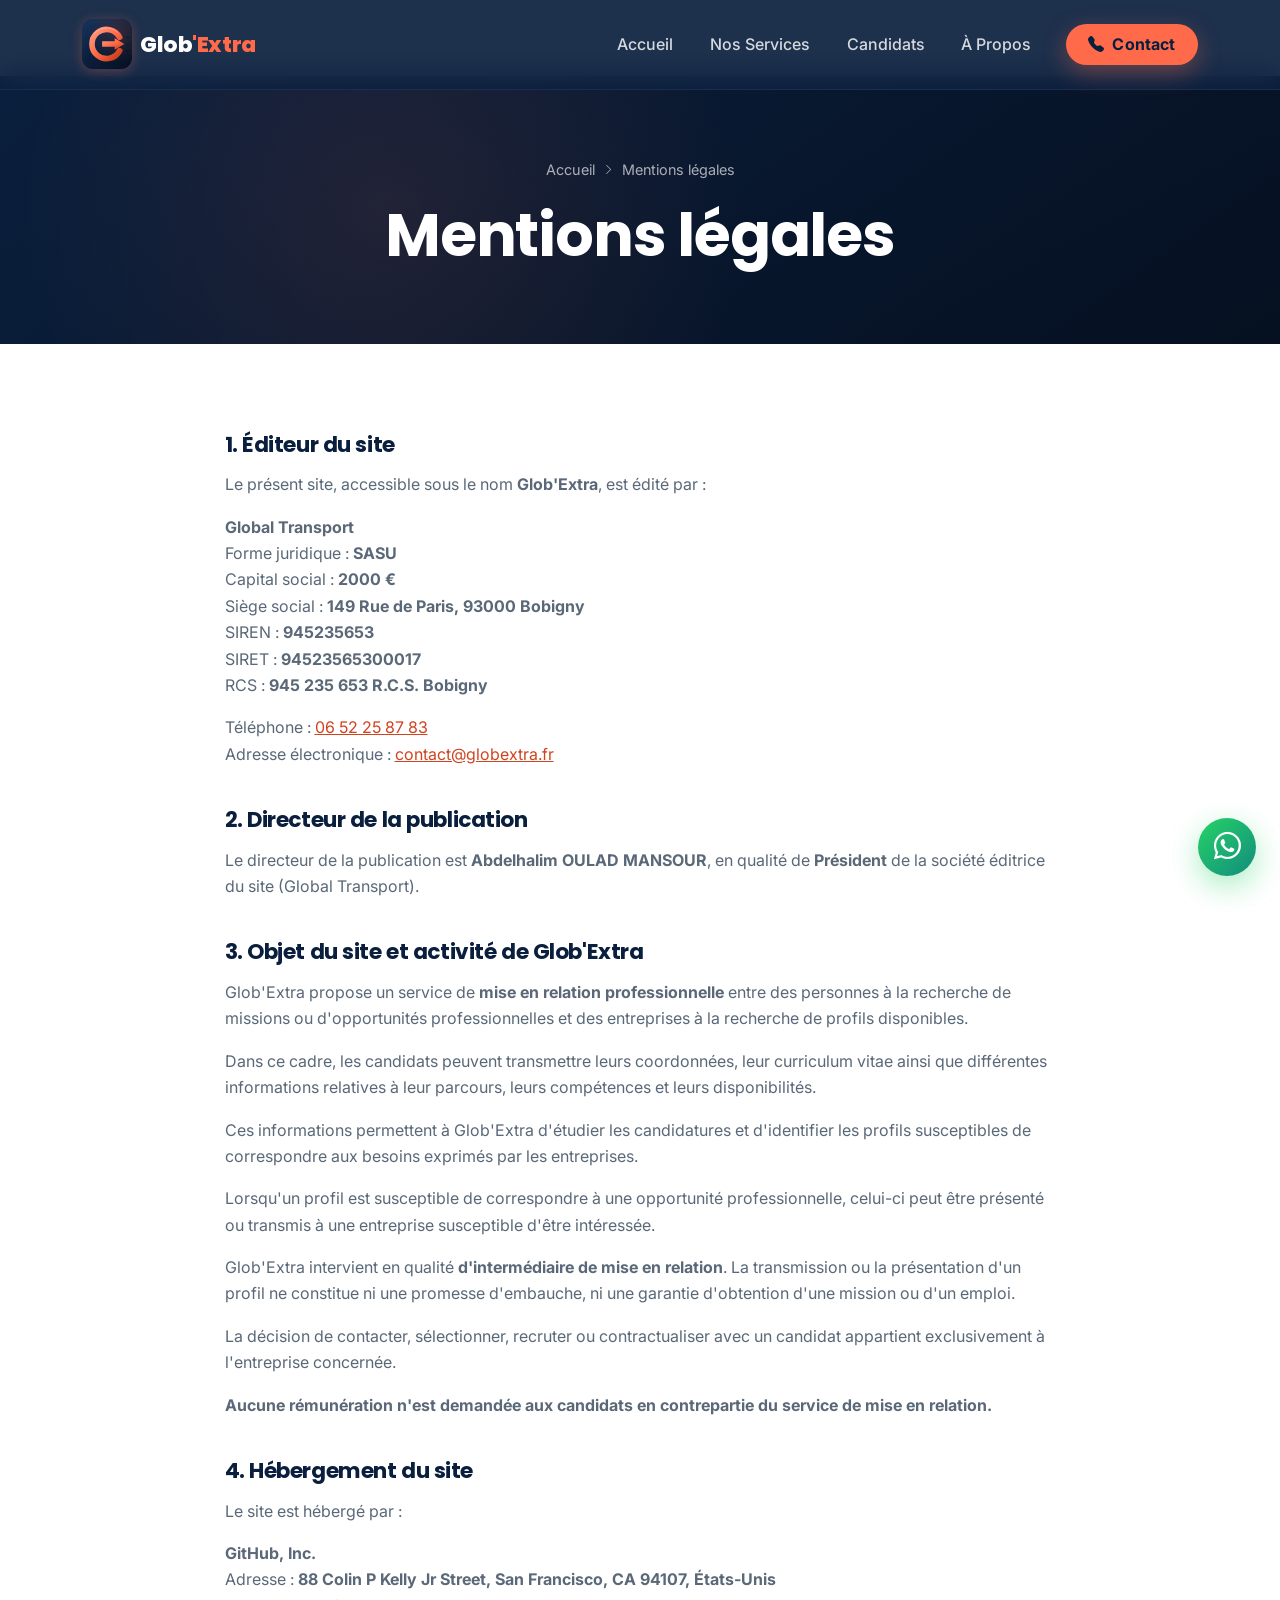
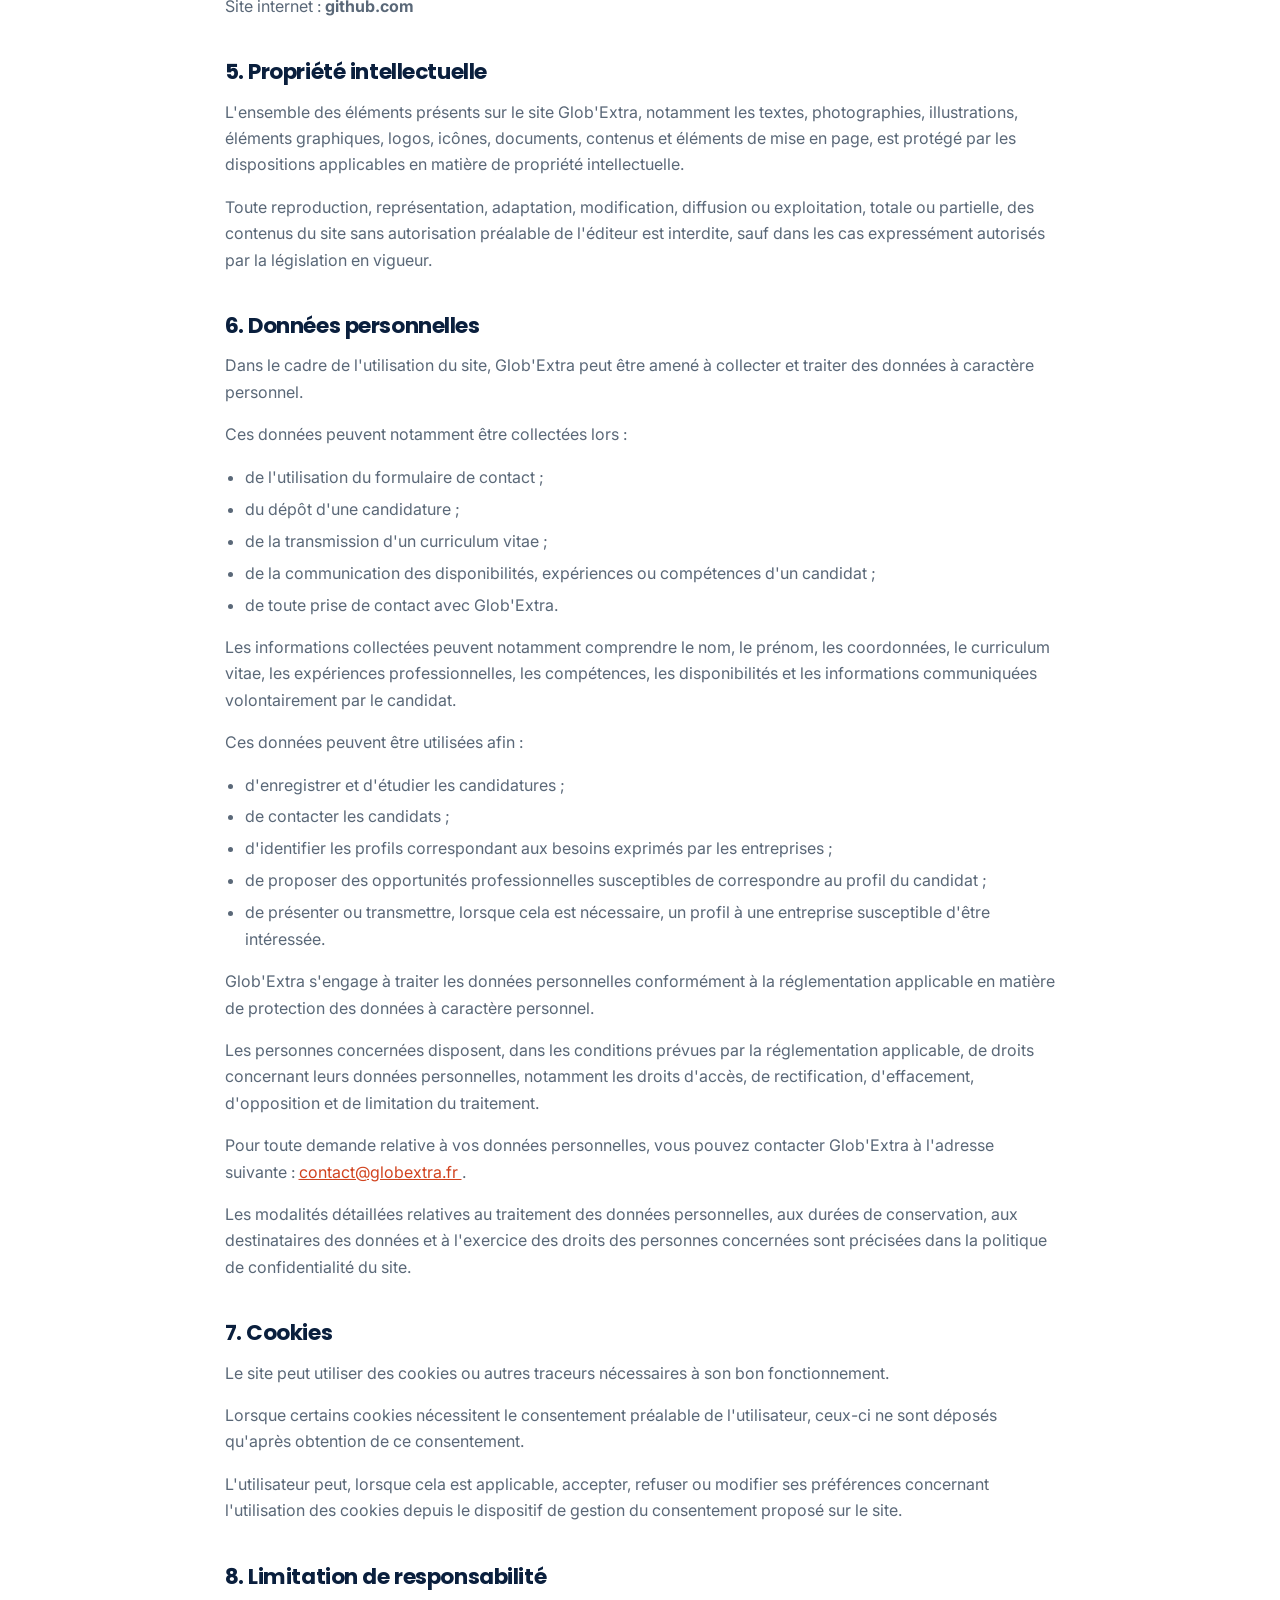
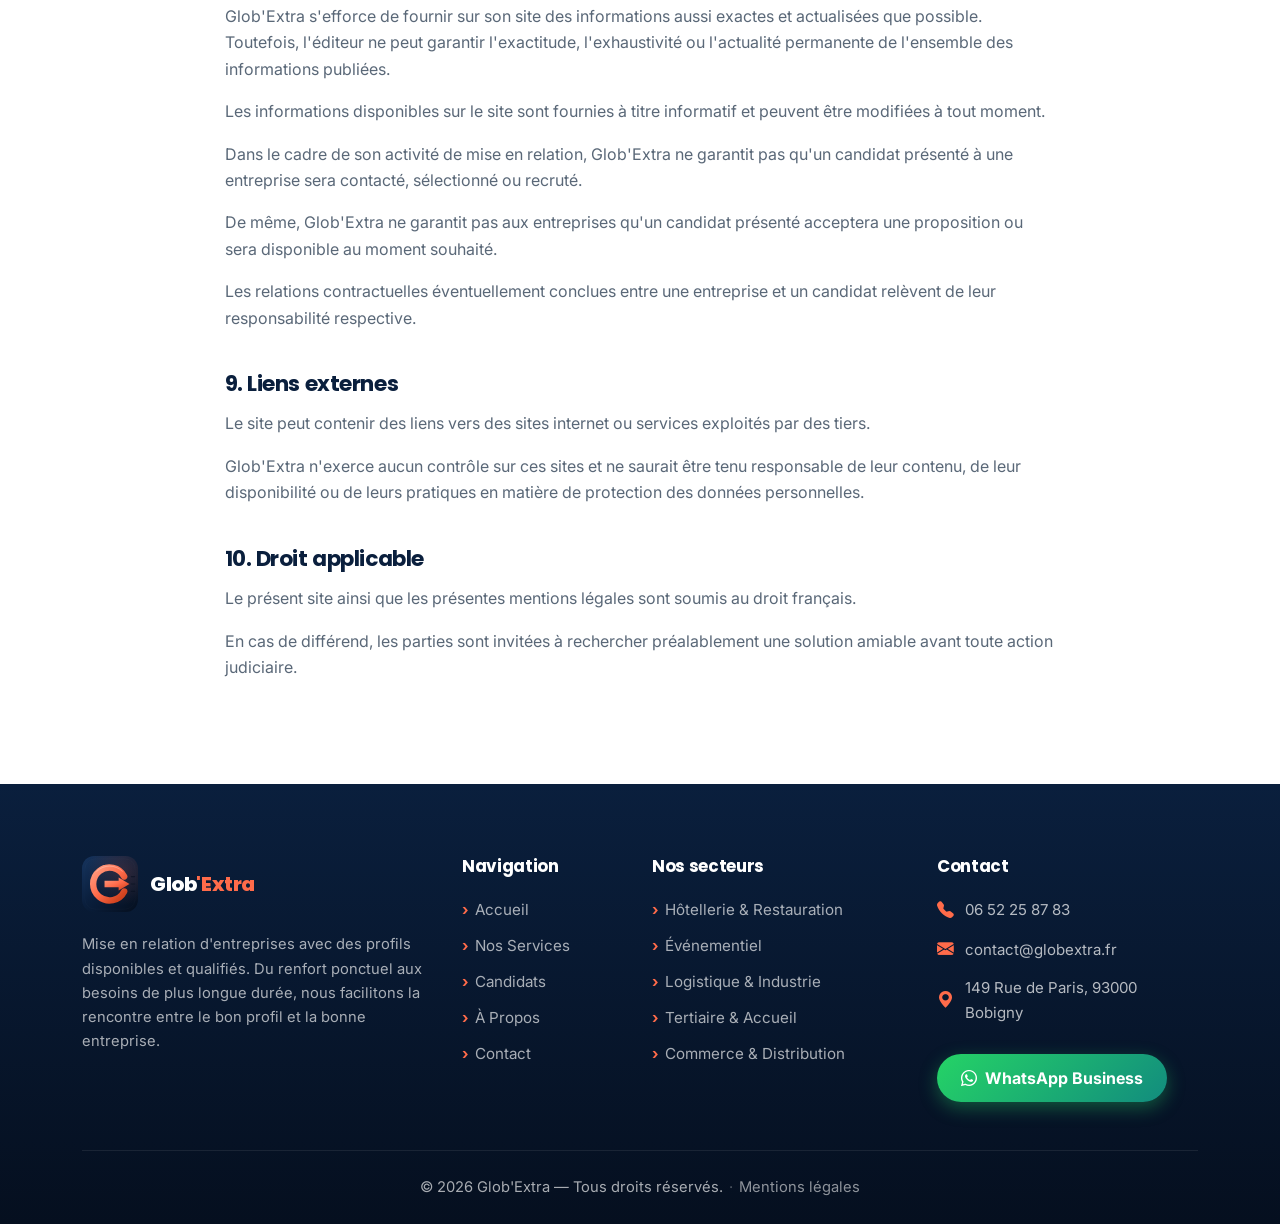
<file: mentions-legales.html>
<!DOCTYPE html>
<html lang="fr">
<head>
    <meta charset="UTF-8">
    <meta name="viewport" content="width=device-width, initial-scale=1">
    <title>Mentions légales — Glob'Extra</title>
    <meta name="description" content="Mentions légales de Glob'Extra.">

    <!-- À retirer une fois la page complétée : évite que Google indexe une page incomplète -->
    <meta name="robots" content="noindex">

    <!-- Favicon -->
    <link rel="icon" type="image/svg+xml" href="assets/images/logo.svg">
    <link rel="apple-touch-icon" href="assets/images/logo.svg">

    <!-- Fonts -->
    <link rel="preconnect" href="https://fonts.googleapis.com">
    <link rel="preconnect" href="https://fonts.gstatic.com" crossorigin>
    <link href="https://fonts.googleapis.com/css2?family=Inter:wght@400;500;600;700&family=Poppins:wght@600;700;800&display=swap" rel="stylesheet">

    <!-- Bootstrap -->
    <link href="https://cdn.jsdelivr.net/npm/bootstrap@5.3.3/dist/css/bootstrap.min.css" rel="stylesheet">
    <link href="https://cdn.jsdelivr.net/npm/bootstrap-icons@1.11.3/font/bootstrap-icons.css" rel="stylesheet">
    <link rel="stylesheet" href="css/style.css">
</head>

<body>

<!-- ============ NAVBAR ============ -->
<nav class="navbar navbar-expand-lg fixed-top" id="mainNav">
    <div class="container">
        <a class="navbar-brand d-flex align-items-center" href="index.html">
            <img src="assets/images/logo.svg" alt="Logo Glob'Extra" style="height: 50px;" class="me-2">
            <span>Glob<span class="brand-accent">'Extra</span></span>
        </a>

        <button class="navbar-toggler" type="button" data-bs-toggle="collapse" data-bs-target="#navbarNav">
            <i class="bi bi-list text-white fs-2"></i>
        </button>

        <div class="collapse navbar-collapse" id="navbarNav">
            <ul class="navbar-nav ms-auto align-items-lg-center">
                <li class="nav-item">
                    <a class="nav-link" href="index.html">Accueil</a>
                </li>
                <li class="nav-item">
                    <a class="nav-link" href="services.html">Nos Services</a>
                </li>
                <li class="nav-item">
                    <a class="nav-link" href="candidats.html">Candidats</a>
                </li>
                <li class="nav-item">
                    <a class="nav-link" href="about.html">À Propos</a>
                </li>
                <li class="nav-item ms-lg-3 mt-2 mt-lg-0">
                    <a class="btn btn-accent" href="contact.html">
                        <i class="bi bi-telephone-fill me-1"></i> Contact
                    </a>
                </li>
            </ul>
        </div>
    </div>
</nav>

<!-- ============ HEADER ============ -->
<section class="page-header">
    <div class="container">
        <div class="breadcrumb-nav">
            <a href="index.html">Accueil</a>
            <i class="bi bi-chevron-right"></i>
            <span>Mentions légales</span>
        </div>

        <h1>Mentions légales</h1>
    </div>
</section>

<!-- ============ CONTENU ============ -->
<section class="section">
    <div class="container">
        <div class="row justify-content-center">
            <div class="col-lg-9 legal-body">

                <!-- ==================== ÉDITEUR ==================== -->
                <h2>1. Éditeur du site</h2>

                <p>
                    Le présent site, accessible sous le nom
                    <strong>Glob'Extra</strong>, est édité par :
                </p>

                <p>
                    <strong>Global Transport</strong><br>
                    Forme juridique : <strong>SASU</strong><br>
                    Capital social : <strong>2000 €</strong><br>
                    Siège social :
                    <strong>149 Rue de Paris, 93000 Bobigny</strong><br>
                    SIREN : <strong>945235653</strong><br>
                    SIRET : <strong>94523565300017</strong><br>
                    RCS : <strong>945 235 653 R.C.S. Bobigny</strong>
                </p>

                <p>
                    Téléphone :
                    <a href="tel:0652258783">06 52 25 87 83</a><br>

                    Adresse électronique :
                    <a href="mailto:contact@globextra.fr">
                        contact@globextra.fr
                    </a>
                </p>


                <!-- ==================== DIRECTEUR PUBLICATION ==================== -->
                <h2>2. Directeur de la publication</h2>

                <p>
                    Le directeur de la publication est
                    <strong>Abdelhalim OULAD MANSOUR</strong>,
                    en qualité de
                    <strong>Président </strong>
                    de la société éditrice du site (Global Transport).
                </p>


                <!-- ==================== OBJET DU SITE ==================== -->
                <h2>3. Objet du site et activité de Glob'Extra</h2>

                <p>
                    Glob'Extra propose un service de
                    <strong>mise en relation professionnelle</strong>
                    entre des personnes à la recherche de missions ou
                    d'opportunités professionnelles et des entreprises
                    à la recherche de profils disponibles.
                </p>

                <p>
                    Dans ce cadre, les candidats peuvent transmettre
                    leurs coordonnées, leur curriculum vitae ainsi que
                    différentes informations relatives à leur parcours,
                    leurs compétences et leurs disponibilités.
                </p>

                <p>
                    Ces informations permettent à Glob'Extra d'étudier les
                    candidatures et d'identifier les profils susceptibles
                    de correspondre aux besoins exprimés par les entreprises.
                </p>

                <p>
                    Lorsqu'un profil est susceptible de correspondre à une
                    opportunité professionnelle, celui-ci peut être présenté
                    ou transmis à une entreprise susceptible d'être intéressée.
                </p>

                <p>
                    Glob'Extra intervient en qualité
                    <strong>d'intermédiaire de mise en relation</strong>.
                    La transmission ou la présentation d'un profil ne constitue
                    ni une promesse d'embauche, ni une garantie d'obtention
                    d'une mission ou d'un emploi.
                </p>

                <p>
                    La décision de contacter, sélectionner, recruter ou
                    contractualiser avec un candidat appartient exclusivement
                    à l'entreprise concernée.
                </p>

                <p>
                    <strong>
                        Aucune rémunération n'est demandée aux candidats
                        en contrepartie du service de mise en relation.
                    </strong>
                </p>


                <!-- ==================== HÉBERGEUR ==================== -->
                <h2>4. Hébergement du site</h2>

                <p>
                    Le site est hébergé par :
                </p>

                <p>
                    <strong>GitHub, Inc.</strong><br>
                    Adresse :
                    <strong> 88 Colin P Kelly Jr Street, San Francisco, CA 94107, États-Unis</strong><br>
                    Site internet :
                    <strong>github.com</strong>
                </p>


                <!-- ==================== PROPRIÉTÉ INTELLECTUELLE ==================== -->
                <h2>5. Propriété intellectuelle</h2>

                <p>
                    L'ensemble des éléments présents sur le site Glob'Extra,
                    notamment les textes, photographies, illustrations,
                    éléments graphiques, logos, icônes, documents, contenus
                    et éléments de mise en page, est protégé par les dispositions
                    applicables en matière de propriété intellectuelle.
                </p>

                <p>
                    Toute reproduction, représentation, adaptation,
                    modification, diffusion ou exploitation, totale ou
                    partielle, des contenus du site sans autorisation préalable
                    de l'éditeur est interdite, sauf dans les cas expressément
                    autorisés par la législation en vigueur.
                </p>


                <!-- ==================== DONNÉES PERSONNELLES ==================== -->
                <h2>6. Données personnelles</h2>

                <p>
                    Dans le cadre de l'utilisation du site, Glob'Extra peut
                    être amené à collecter et traiter des données à caractère
                    personnel.
                </p>

                <p>
                    Ces données peuvent notamment être collectées lors :
                </p>

                <ul>
                    <li>de l'utilisation du formulaire de contact ;</li>
                    <li>du dépôt d'une candidature ;</li>
                    <li>de la transmission d'un curriculum vitae ;</li>
                    <li>
                        de la communication des disponibilités,
                        expériences ou compétences d'un candidat ;
                    </li>
                    <li>
                        de toute prise de contact avec Glob'Extra.
                    </li>
                </ul>

                <p>
                    Les informations collectées peuvent notamment comprendre
                    le nom, le prénom, les coordonnées, le curriculum vitae,
                    les expériences professionnelles, les compétences,
                    les disponibilités et les informations communiquées
                    volontairement par le candidat.
                </p>

                <p>
                    Ces données peuvent être utilisées afin :
                </p>

                <ul>
                    <li>d'enregistrer et d'étudier les candidatures ;</li>
                    <li>de contacter les candidats ;</li>
                    <li>
                        d'identifier les profils correspondant aux besoins
                        exprimés par les entreprises ;
                    </li>
                    <li>
                        de proposer des opportunités professionnelles
                        susceptibles de correspondre au profil du candidat ;
                    </li>
                    <li>
                        de présenter ou transmettre, lorsque cela est
                        nécessaire, un profil à une entreprise susceptible
                        d'être intéressée.
                    </li>
                </ul>

                <p>
                    Glob'Extra s'engage à traiter les données personnelles
                    conformément à la réglementation applicable en matière
                    de protection des données à caractère personnel.
                </p>

                <p>
                    Les personnes concernées disposent, dans les conditions
                    prévues par la réglementation applicable, de droits
                    concernant leurs données personnelles, notamment les
                    droits d'accès, de rectification, d'effacement,
                    d'opposition et de limitation du traitement.
                </p>

                <p>
                    Pour toute demande relative à vos données personnelles,
                    vous pouvez contacter Glob'Extra à l'adresse suivante :
                    <a href="mailto:contact@globextra.fr">
                        contact@globextra.fr
                    </a>.
                </p>

                <p>
                    Les modalités détaillées relatives au traitement des
                    données personnelles, aux durées de conservation,
                    aux destinataires des données et à l'exercice des droits
                    des personnes concernées sont précisées dans la
                    politique de confidentialité du site.
                </p>


                <!-- ==================== COOKIES ==================== -->
                <h2>7. Cookies</h2>

                <p>
                    Le site peut utiliser des cookies ou autres traceurs
                    nécessaires à son bon fonctionnement.
                </p>

                <p>
                    Lorsque certains cookies nécessitent le consentement
                    préalable de l'utilisateur, ceux-ci ne sont déposés
                    qu'après obtention de ce consentement.
                </p>

                <p>
                    L'utilisateur peut, lorsque cela est applicable,
                    accepter, refuser ou modifier ses préférences concernant
                    l'utilisation des cookies depuis le dispositif de gestion
                    du consentement proposé sur le site.
                </p>


                <!-- ==================== RESPONSABILITÉ ==================== -->
                <h2>8. Limitation de responsabilité</h2>

                <p>
                    Glob'Extra s'efforce de fournir sur son site des
                    informations aussi exactes et actualisées que possible.
                    Toutefois, l'éditeur ne peut garantir l'exactitude,
                    l'exhaustivité ou l'actualité permanente de l'ensemble
                    des informations publiées.
                </p>

                <p>
                    Les informations disponibles sur le site sont fournies
                    à titre informatif et peuvent être modifiées à tout moment.
                </p>

                <p>
                    Dans le cadre de son activité de mise en relation,
                    Glob'Extra ne garantit pas qu'un candidat présenté à une
                    entreprise sera contacté, sélectionné ou recruté.
                </p>

                <p>
                    De même, Glob'Extra ne garantit pas aux entreprises
                    qu'un candidat présenté acceptera une proposition ou
                    sera disponible au moment souhaité.
                </p>

                <p>
                    Les relations contractuelles éventuellement conclues
                    entre une entreprise et un candidat relèvent de leur
                    responsabilité respective.
                </p>


                <!-- ==================== LIENS EXTERNES ==================== -->
                <h2>9. Liens externes</h2>

                <p>
                    Le site peut contenir des liens vers des sites internet
                    ou services exploités par des tiers.
                </p>

                <p>
                    Glob'Extra n'exerce aucun contrôle sur ces sites et ne
                    saurait être tenu responsable de leur contenu, de leur
                    disponibilité ou de leurs pratiques en matière de
                    protection des données personnelles.
                </p>


                <!-- ==================== DROIT APPLICABLE ==================== -->
                <h2>10. Droit applicable</h2>

                <p>
                    Le présent site ainsi que les présentes mentions légales
                    sont soumis au droit français.
                </p>

                <p>
                    En cas de différend, les parties sont invitées à rechercher
                    préalablement une solution amiable avant toute action
                    judiciaire.
                </p>

            </div>
        </div>
    </div>
</section>

<!-- ============ FOOTER ============ -->
<footer class="site-footer">
    <div class="container">
        <div class="row g-4">

            <div class="col-lg-4 col-md-12">
                <div class="footer-brand">
                    <img src="assets/images/logo.svg" alt="Glob'Extra">
                    <span class="name">
                        Glob<span>'Extra</span>
                    </span>
                </div>

                <p>
                    Mise en relation d'entreprises avec des profils disponibles
                    et qualifiés. Du renfort ponctuel aux besoins de plus longue
                    durée, nous facilitons la rencontre entre le bon profil et
                    la bonne entreprise.
                </p>
            </div>

            <div class="col-lg-2 col-md-4 col-6">
                <h5>Navigation</h5>

                <ul class="footer-links">
                    <li><a href="index.html">Accueil</a></li>
                    <li><a href="services.html">Nos Services</a></li>
                    <li><a href="candidats.html">Candidats</a></li>
                    <li><a href="about.html">À Propos</a></li>
                    <li><a href="contact.html">Contact</a></li>
                </ul>
            </div>

            <div class="col-lg-3 col-md-4 col-6">
                <h5>Nos secteurs</h5>

                <ul class="footer-links">
                    <li>
                        <a href="services.html">
                            Hôtellerie &amp; Restauration
                        </a>
                    </li>
                    <li>
                        <a href="services.html">
                            Événementiel
                        </a>
                    </li>
                    <li>
                        <a href="services.html">
                            Logistique &amp; Industrie
                        </a>
                    </li>
                    <li>
                        <a href="services.html">
                            Tertiaire &amp; Accueil
                        </a>
                    </li>
                    <li>
                        <a href="services.html">
                            Commerce &amp; Distribution
                        </a>
                    </li>
                </ul>
            </div>

            <div class="col-lg-3 col-md-4">
                <h5>Contact</h5>

                <div class="footer-contact-item">
                    <i class="bi bi-telephone-fill"></i>
                    <a href="tel:0652258783">
                        06 52 25 87 83
                    </a>
                </div>

                <div class="footer-contact-item">
                    <i class="bi bi-envelope-fill"></i>
                    <a href="mailto:contact@globextra.fr">
                        contact@globextra.fr
                    </a>
                </div>

                <div class="footer-contact-item">
                    <i class="bi bi-geo-alt-fill"></i>
                    <span>
                        149 Rue de Paris, 93000 Bobigny
                    </span>
                </div>

                <a href="https://wa.me/33652258783"
                   target="_blank"
                   rel="noopener noreferrer"
                   class="btn-whatsapp mt-3">

                    <i class="bi bi-whatsapp"></i>
                    WhatsApp Business
                </a>
            </div>

        </div>

        <div class="footer-bottom">
            <p class="mb-0">
                &copy; 2026 Glob'Extra — Tous droits réservés.
                <span class="sep">·</span>
                <a href="mentions-legales.html">
                    Mentions légales
                </a>
            </p>
        </div>
    </div>
</footer>

<!-- Floating WhatsApp -->
<a href="https://wa.me/33652258783"
   target="_blank"
   rel="noopener noreferrer"
   class="whatsapp-floating"
   aria-label="Contactez-nous sur WhatsApp">

    <i class="bi bi-whatsapp"></i>
</a>

<script src="https://cdn.jsdelivr.net/npm/bootstrap@5.3.3/dist/js/bootstrap.bundle.min.js"></script>
<script src="js/script.js"></script>

</body>
</html>
</file>
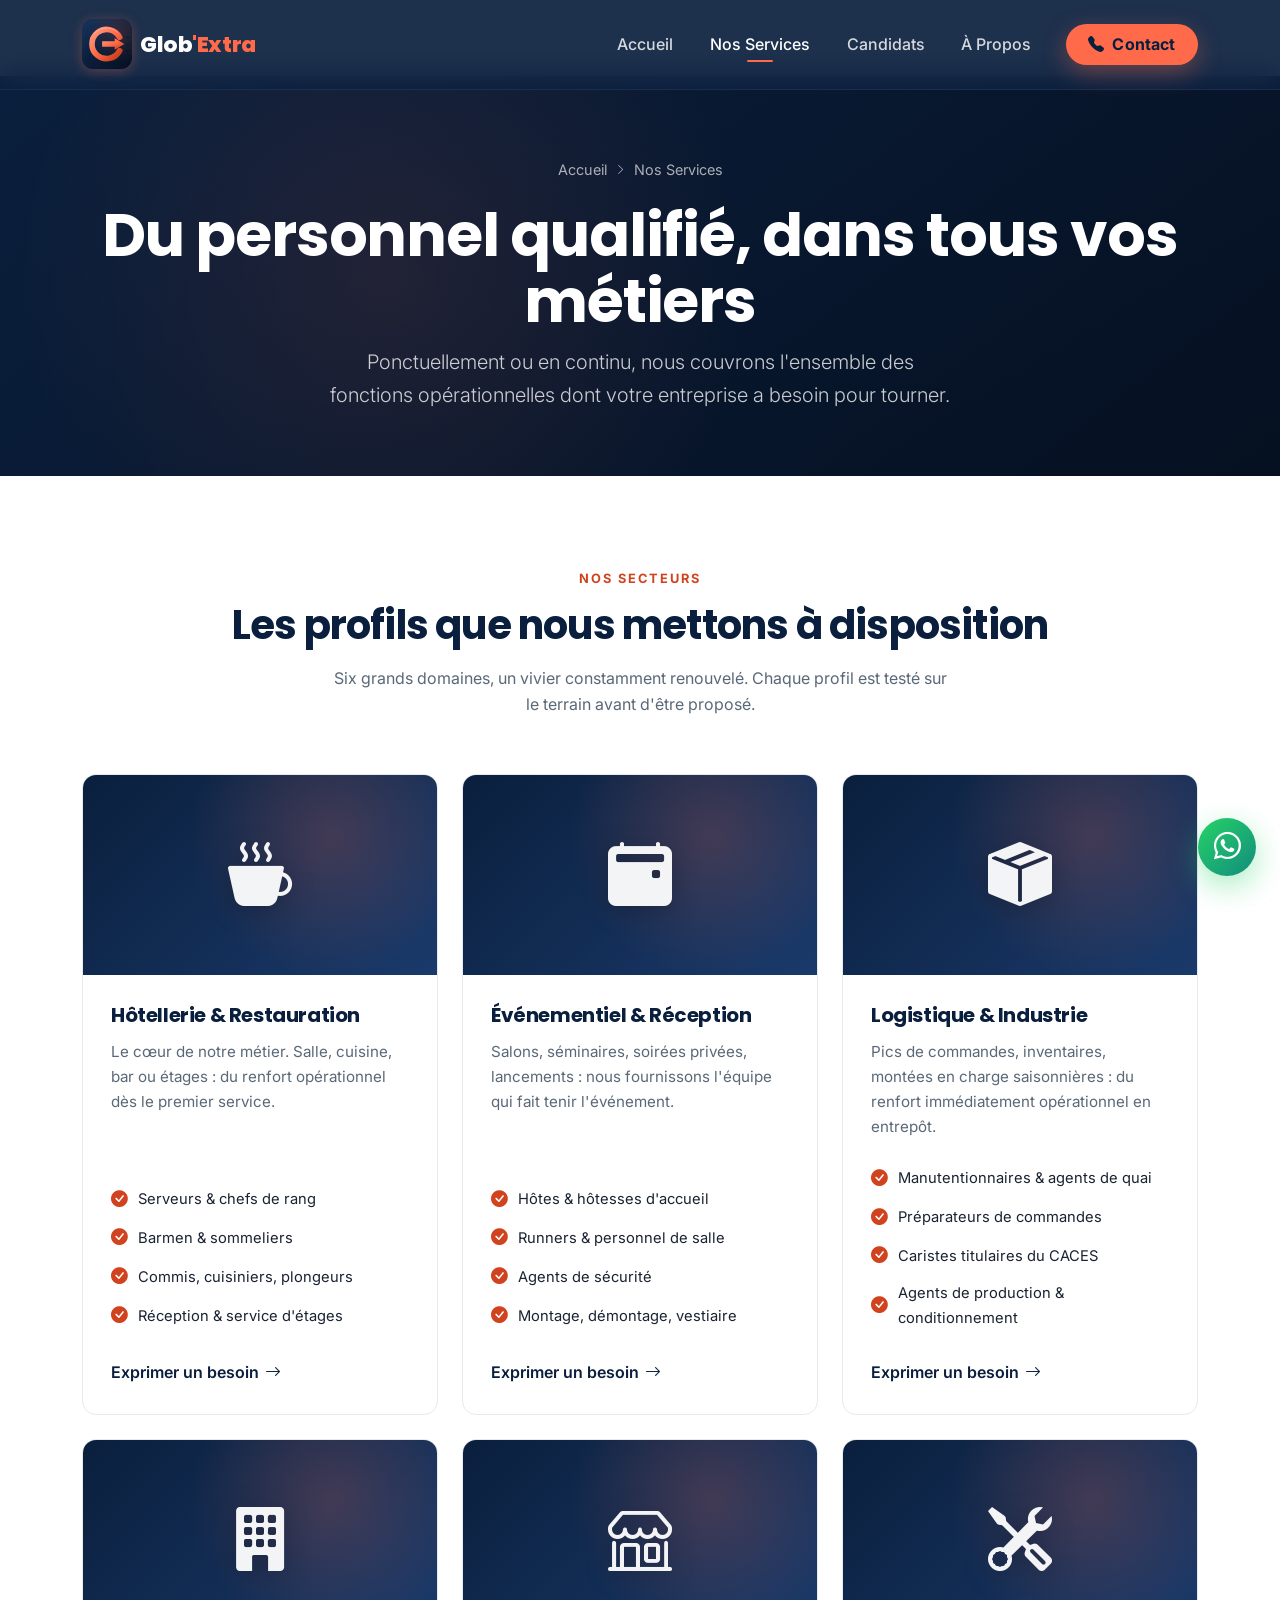
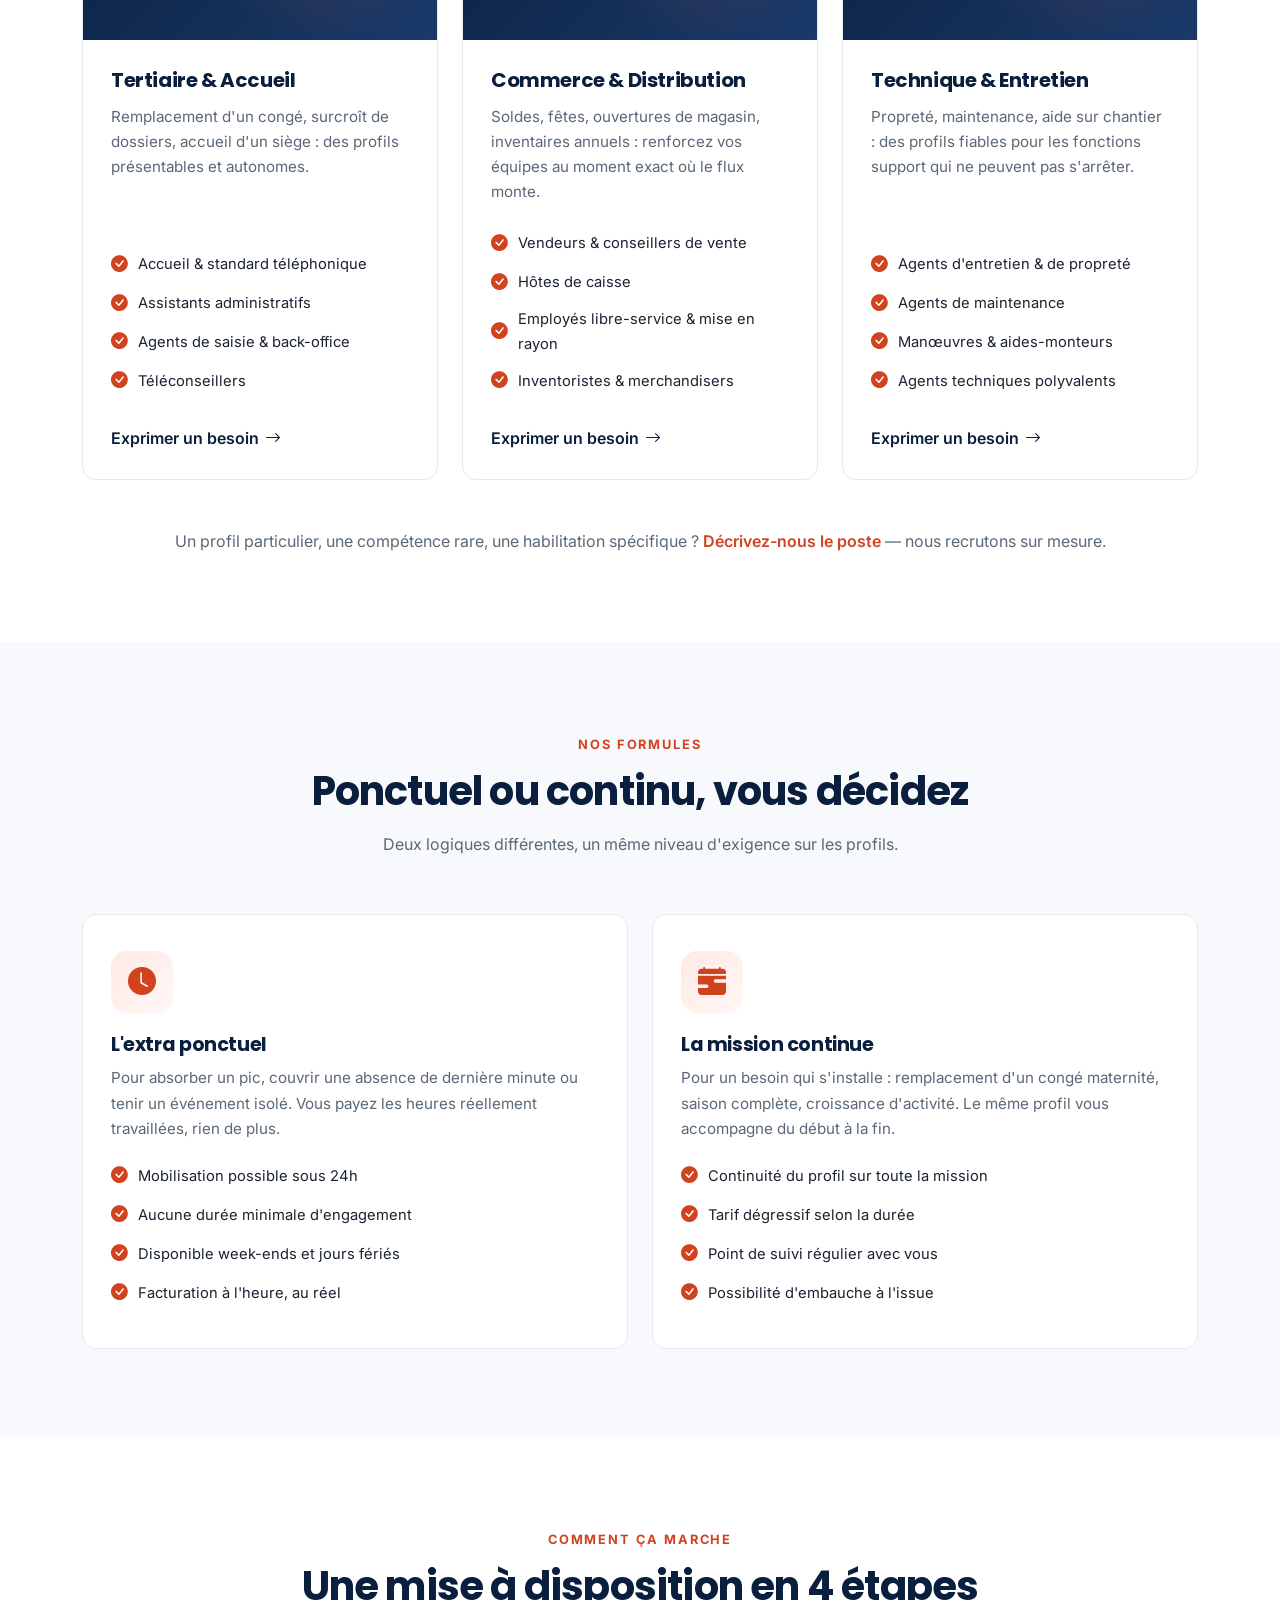
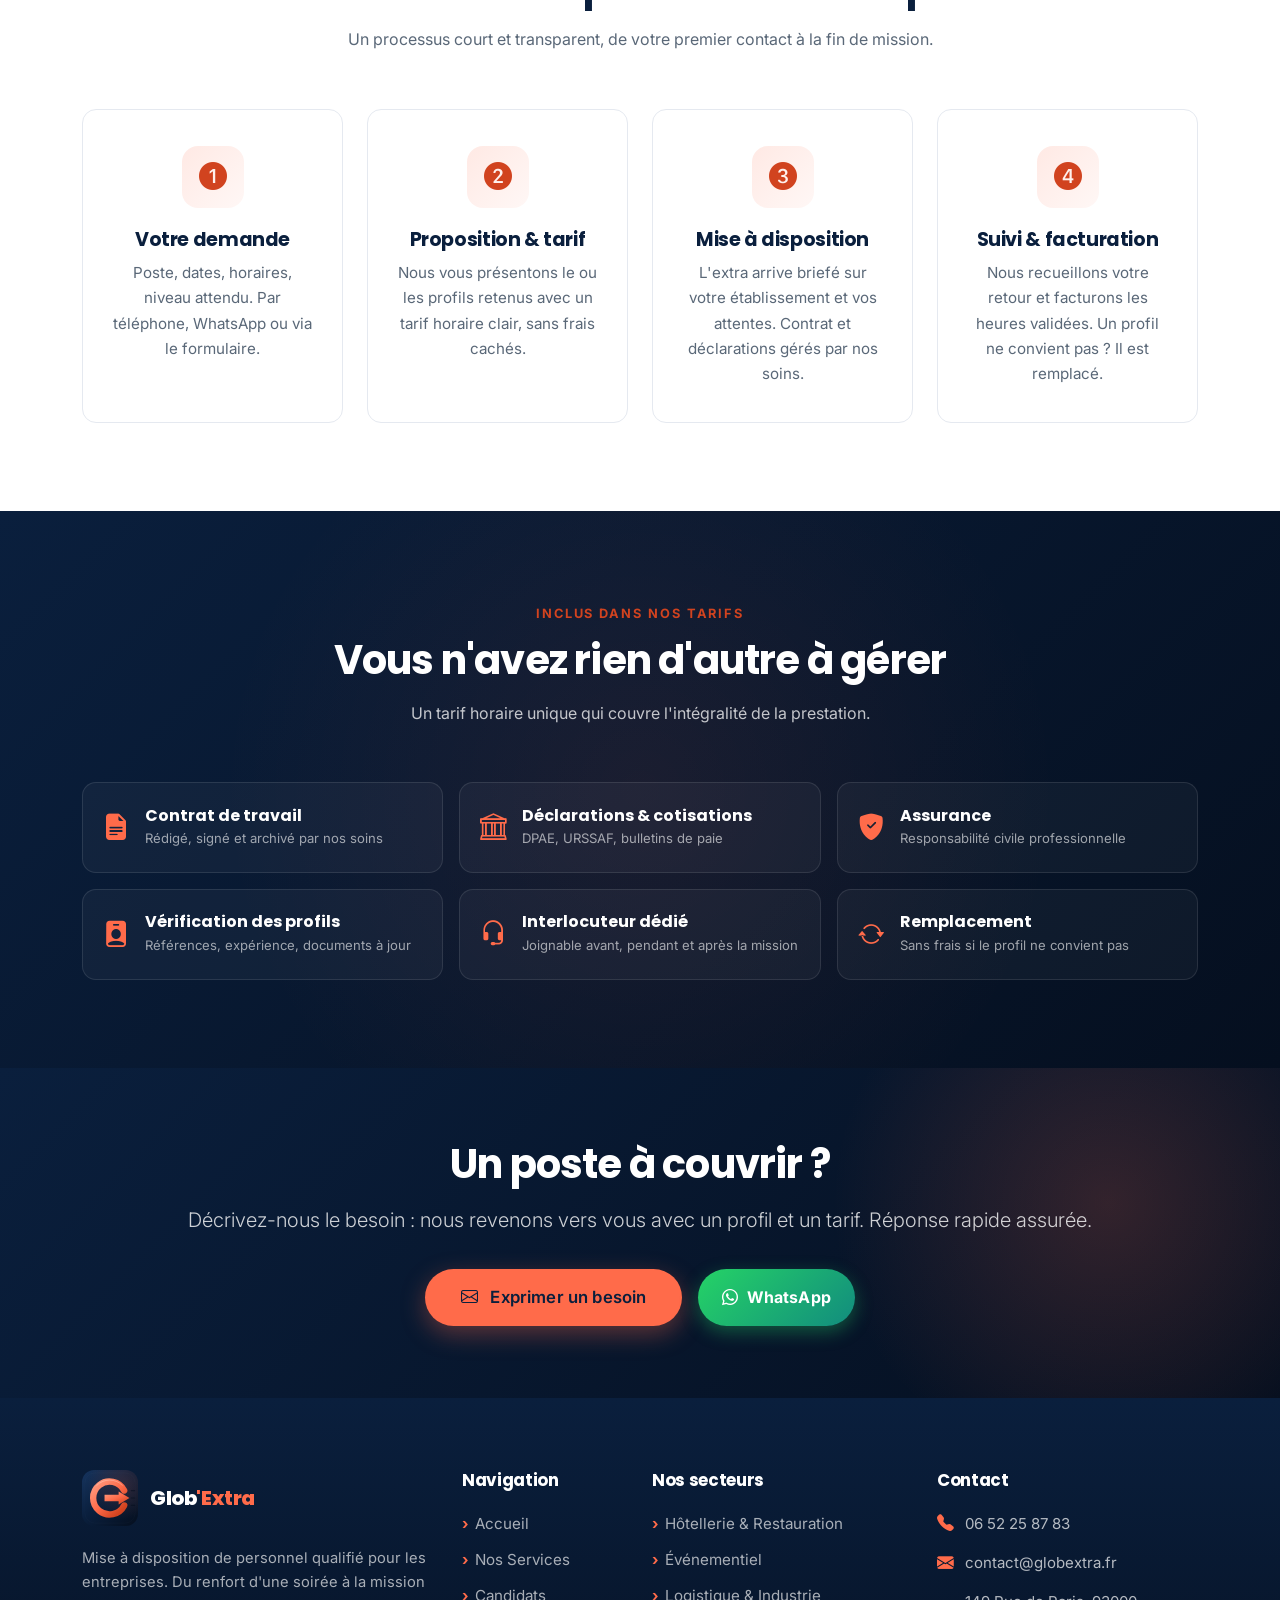
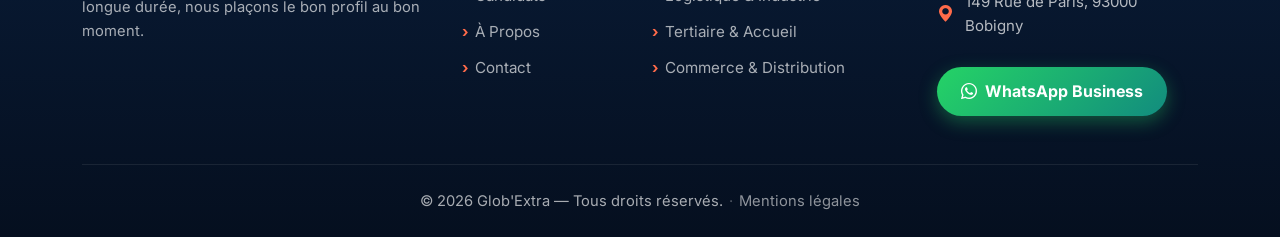
<file: services.html>
<!DOCTYPE html>
<html lang="fr">
<head>
    <meta charset="UTF-8">
    <meta name="viewport" content="width=device-width, initial-scale=1">
    <title>Nos Services — Glob'Extra</title>
    <meta name="description" content="Personnel qualifié en extra ponctuel ou en mission continue : hôtellerie-restauration, événementiel, logistique, tertiaire, commerce, technique. Découvrez tous les profils disponibles chez Glob'Extra.">

     <!-- Favicon -->
    <link rel="icon" type="image/svg+xml" href="assets/images/logo.svg">
    <link rel="apple-touch-icon" href="assets/images/logo.svg">

    <!-- Fonts -->
    <link rel="preconnect" href="https://fonts.googleapis.com">
    <link rel="preconnect" href="https://fonts.gstatic.com" crossorigin>
    <link href="https://fonts.googleapis.com/css2?family=Inter:wght@400;500;600;700&family=Poppins:wght@600;700;800&display=swap" rel="stylesheet">

    <!-- Bootstrap -->
    <link href="https://cdn.jsdelivr.net/npm/bootstrap@5.3.3/dist/css/bootstrap.min.css" rel="stylesheet">
    <link href="https://cdn.jsdelivr.net/npm/bootstrap-icons@1.11.3/font/bootstrap-icons.css" rel="stylesheet">
    <link rel="stylesheet" href="css/style.css">
</head>
<body>

<!-- ============ NAVBAR ============ -->
<nav class="navbar navbar-expand-lg fixed-top" id="mainNav">
    <div class="container">
        <a class="navbar-brand d-flex align-items-center" href="index.html">
            <img src="assets/images/logo.svg" alt="Logo" style="height: 50px;" class="me-2">
            <span>Glob<span class="brand-accent">'Extra</span></span>
        </a>

        <button class="navbar-toggler" type="button" data-bs-toggle="collapse" data-bs-target="#navbarNav">
            <i class="bi bi-list text-white fs-2"></i>
        </button>

        <div class="collapse navbar-collapse" id="navbarNav">
            <ul class="navbar-nav ms-auto align-items-lg-center">
                <li class="nav-item"><a class="nav-link" href="index.html">Accueil</a></li>
                <li class="nav-item"><a class="nav-link active" href="services.html">Nos Services</a></li>
                <li class="nav-item"><a class="nav-link" href="candidats.html">Candidats</a></li>
                <li class="nav-item"><a class="nav-link" href="about.html">À Propos</a></li>
                <li class="nav-item ms-lg-3 mt-2 mt-lg-0">
                    <a class="btn btn-accent" href="contact.html">
                        <i class="bi bi-telephone-fill me-1"></i> Contact
                    </a>
                </li>
            </ul>
        </div>
    </div>
</nav>

<!-- ============ HEADER ============ -->
<section class="page-header">
    <div class="container">
        <div class="breadcrumb-nav">
            <a href="index.html">Accueil</a>
            <i class="bi bi-chevron-right"></i>
            <span>Nos Services</span>
        </div>
        <h1>Du personnel qualifié, dans tous vos métiers</h1>
        <p class="lead">
            Ponctuellement ou en continu, nous couvrons l'ensemble des fonctions
            opérationnelles dont votre entreprise a besoin pour tourner.
        </p>
    </div>
</section>

<!-- ============ SECTEURS ============ -->
<section class="section">
    <div class="container">
        <div class="text-center">
            <span class="section-eyebrow reveal">Nos secteurs</span>
            <h2 class="section-title reveal">Les profils que nous mettons à disposition</h2>
            <p class="section-subtitle reveal">
                Six grands domaines, un vivier constamment renouvelé.
                Chaque profil est testé sur le terrain avant d'être proposé.
            </p>
        </div>

        <div class="row g-4">
            <div class="col-lg-4 col-md-6 reveal">
                <div class="service-card">
                    <div class="service-card-media">
                        <i class="bi bi-cup-hot-fill"></i>
                    </div>
                    <div class="service-card-body">
                        <h4>Hôtellerie &amp; Restauration</h4>
                        <p>Le cœur de notre métier. Salle, cuisine, bar ou étages : du renfort opérationnel dès le premier service.</p>
                        <ul class="service-features">
                            <li><i class="bi bi-check-circle-fill"></i> Serveurs &amp; chefs de rang</li>
                            <li><i class="bi bi-check-circle-fill"></i> Barmen &amp; sommeliers</li>
                            <li><i class="bi bi-check-circle-fill"></i> Commis, cuisiniers, plongeurs</li>
                            <li><i class="bi bi-check-circle-fill"></i> Réception &amp; service d'étages</li>
                        </ul>
                        <a href="contact.html" class="service-link">
                            Exprimer un besoin <i class="bi bi-arrow-right"></i>
                        </a>
                    </div>
                </div>
            </div>

            <div class="col-lg-4 col-md-6 reveal reveal-delay-1">
                <div class="service-card">
                    <div class="service-card-media">
                        <i class="bi bi-calendar2-event-fill"></i>
                    </div>
                    <div class="service-card-body">
                        <h4>Événementiel &amp; Réception</h4>
                        <p>Salons, séminaires, soirées privées, lancements : nous fournissons l'équipe qui fait tenir l'événement.</p>
                        <ul class="service-features">
                            <li><i class="bi bi-check-circle-fill"></i> Hôtes &amp; hôtesses d'accueil</li>
                            <li><i class="bi bi-check-circle-fill"></i> Runners &amp; personnel de salle</li>
                            <li><i class="bi bi-check-circle-fill"></i> Agents de sécurité</li>
                            <li><i class="bi bi-check-circle-fill"></i> Montage, démontage, vestiaire</li>
                        </ul>
                        <a href="contact.html" class="service-link">
                            Exprimer un besoin <i class="bi bi-arrow-right"></i>
                        </a>
                    </div>
                </div>
            </div>

            <div class="col-lg-4 col-md-6 reveal reveal-delay-2">
                <div class="service-card">
                    <div class="service-card-media">
                        <i class="bi bi-box-seam-fill"></i>
                    </div>
                    <div class="service-card-body">
                        <h4>Logistique &amp; Industrie</h4>
                        <p>Pics de commandes, inventaires, montées en charge saisonnières : du renfort immédiatement opérationnel en entrepôt.</p>
                        <ul class="service-features">
                            <li><i class="bi bi-check-circle-fill"></i> Manutentionnaires &amp; agents de quai</li>
                            <li><i class="bi bi-check-circle-fill"></i> Préparateurs de commandes</li>
                            <li><i class="bi bi-check-circle-fill"></i> Caristes titulaires du CACES</li>
                            <li><i class="bi bi-check-circle-fill"></i> Agents de production &amp; conditionnement</li>
                        </ul>
                        <a href="contact.html" class="service-link">
                            Exprimer un besoin <i class="bi bi-arrow-right"></i>
                        </a>
                    </div>
                </div>
            </div>

            <div class="col-lg-4 col-md-6 reveal">
                <div class="service-card">
                    <div class="service-card-media">
                        <i class="bi bi-building-fill"></i>
                    </div>
                    <div class="service-card-body">
                        <h4>Tertiaire &amp; Accueil</h4>
                        <p>Remplacement d'un congé, surcroît de dossiers, accueil d'un siège : des profils présentables et autonomes.</p>
                        <ul class="service-features">
                            <li><i class="bi bi-check-circle-fill"></i> Accueil &amp; standard téléphonique</li>
                            <li><i class="bi bi-check-circle-fill"></i> Assistants administratifs</li>
                            <li><i class="bi bi-check-circle-fill"></i> Agents de saisie &amp; back-office</li>
                            <li><i class="bi bi-check-circle-fill"></i> Téléconseillers</li>
                        </ul>
                        <a href="contact.html" class="service-link">
                            Exprimer un besoin <i class="bi bi-arrow-right"></i>
                        </a>
                    </div>
                </div>
            </div>

            <div class="col-lg-4 col-md-6 reveal reveal-delay-1">
                <div class="service-card">
                    <div class="service-card-media">
                        <i class="bi bi-shop"></i>
                    </div>
                    <div class="service-card-body">
                        <h4>Commerce &amp; Distribution</h4>
                        <p>Soldes, fêtes, ouvertures de magasin, inventaires annuels : renforcez vos équipes au moment exact où le flux monte.</p>
                        <ul class="service-features">
                            <li><i class="bi bi-check-circle-fill"></i> Vendeurs &amp; conseillers de vente</li>
                            <li><i class="bi bi-check-circle-fill"></i> Hôtes de caisse</li>
                            <li><i class="bi bi-check-circle-fill"></i> Employés libre-service &amp; mise en rayon</li>
                            <li><i class="bi bi-check-circle-fill"></i> Inventoristes &amp; merchandisers</li>
                        </ul>
                        <a href="contact.html" class="service-link">
                            Exprimer un besoin <i class="bi bi-arrow-right"></i>
                        </a>
                    </div>
                </div>
            </div>

            <div class="col-lg-4 col-md-6 reveal reveal-delay-2">
                <div class="service-card">
                    <div class="service-card-media">
                        <i class="bi bi-tools"></i>
                    </div>
                    <div class="service-card-body">
                        <h4>Technique &amp; Entretien</h4>
                        <p>Propreté, maintenance, aide sur chantier : des profils fiables pour les fonctions support qui ne peuvent pas s'arrêter.</p>
                        <ul class="service-features">
                            <li><i class="bi bi-check-circle-fill"></i> Agents d'entretien &amp; de propreté</li>
                            <li><i class="bi bi-check-circle-fill"></i> Agents de maintenance</li>
                            <li><i class="bi bi-check-circle-fill"></i> Manœuvres &amp; aides-monteurs</li>
                            <li><i class="bi bi-check-circle-fill"></i> Agents techniques polyvalents</li>
                        </ul>
                        <a href="contact.html" class="service-link">
                            Exprimer un besoin <i class="bi bi-arrow-right"></i>
                        </a>
                    </div>
                </div>
            </div>
        </div>

        <p class="text-center mt-5 mb-0 reveal">
            Un profil particulier, une compétence rare, une habilitation spécifique ?
            <a href="contact.html" style="color: var(--color-accent-dark); font-weight: 600; text-decoration: none;">Décrivez-nous le poste</a> —
            nous recrutons sur mesure.
        </p>
    </div>
</section>

<!-- ============ PONCTUEL OU CONTINU ============ -->
<section class="section section-soft">
    <div class="container">
        <div class="text-center">
            <span class="section-eyebrow reveal">Nos formules</span>
            <h2 class="section-title reveal">Ponctuel ou continu, vous décidez</h2>
            <p class="section-subtitle reveal">
                Deux logiques différentes, un même niveau d'exigence sur les profils.
            </p>
        </div>

        <div class="row g-4">
            <div class="col-lg-6 reveal">
                <div class="feature-card">
                    <div class="feature-icon"><i class="bi bi-clock-fill"></i></div>
                    <h5>L'extra ponctuel</h5>
                    <p class="mb-3">
                        Pour absorber un pic, couvrir une absence de dernière minute ou tenir
                        un événement isolé. Vous payez les heures réellement travaillées, rien de plus.
                    </p>
                    <ul class="service-features mb-0">
                        <li><i class="bi bi-check-circle-fill"></i> Mobilisation possible sous 24h</li>
                        <li><i class="bi bi-check-circle-fill"></i> Aucune durée minimale d'engagement</li>
                        <li><i class="bi bi-check-circle-fill"></i> Disponible week-ends et jours fériés</li>
                        <li><i class="bi bi-check-circle-fill"></i> Facturation à l'heure, au réel</li>
                    </ul>
                </div>
            </div>

            <div class="col-lg-6 reveal reveal-delay-1">
                <div class="feature-card">
                    <div class="feature-icon"><i class="bi bi-calendar-range-fill"></i></div>
                    <h5>La mission continue</h5>
                    <p class="mb-3">
                        Pour un besoin qui s'installe : remplacement d'un congé maternité, saison
                        complète, croissance d'activité. Le même profil vous accompagne du début à la fin.
                    </p>
                    <ul class="service-features mb-0">
                        <li><i class="bi bi-check-circle-fill"></i> Continuité du profil sur toute la mission</li>
                        <li><i class="bi bi-check-circle-fill"></i> Tarif dégressif selon la durée</li>
                        <li><i class="bi bi-check-circle-fill"></i> Point de suivi régulier avec vous</li>
                        <li><i class="bi bi-check-circle-fill"></i> Possibilité d'embauche à l'issue</li>
                    </ul>
                </div>
            </div>
        </div>
    </div>
</section>

<!-- ============ PROCESS ============ -->
<section class="section">
    <div class="container">
        <div class="text-center">
            <span class="section-eyebrow reveal">Comment ça marche</span>
            <h2 class="section-title reveal">Une mise à disposition en 4 étapes</h2>
            <p class="section-subtitle reveal">
                Un processus court et transparent, de votre premier contact à la fin de mission.
            </p>
        </div>

        <div class="row g-4">
            <div class="col-md-6 col-lg-3 reveal">
                <div class="feature-card text-center">
                    <div class="feature-icon mx-auto"><i class="bi bi-1-circle-fill"></i></div>
                    <h5>Votre demande</h5>
                    <p>Poste, dates, horaires, niveau attendu. Par téléphone, WhatsApp ou via le formulaire.</p>
                </div>
            </div>
            <div class="col-md-6 col-lg-3 reveal reveal-delay-1">
                <div class="feature-card text-center">
                    <div class="feature-icon mx-auto"><i class="bi bi-2-circle-fill"></i></div>
                    <h5>Proposition &amp; tarif</h5>
                    <p>Nous vous présentons le ou les profils retenus avec un tarif horaire clair, sans frais cachés.</p>
                </div>
            </div>
            <div class="col-md-6 col-lg-3 reveal reveal-delay-2">
                <div class="feature-card text-center">
                    <div class="feature-icon mx-auto"><i class="bi bi-3-circle-fill"></i></div>
                    <h5>Mise à disposition</h5>
                    <p>L'extra arrive briefé sur votre établissement et vos attentes. Contrat et déclarations gérés par nos soins.</p>
                </div>
            </div>
            <div class="col-md-6 col-lg-3 reveal reveal-delay-3">
                <div class="feature-card text-center">
                    <div class="feature-icon mx-auto"><i class="bi bi-4-circle-fill"></i></div>
                    <h5>Suivi &amp; facturation</h5>
                    <p>Nous recueillons votre retour et facturons les heures validées. Un profil ne convient pas ? Il est remplacé.</p>
                </div>
            </div>
        </div>
    </div>
</section>

<!-- ============ CE QUI EST INCLUS ============ -->
<section class="section section-dark">
    <div class="container">
        <div class="text-center">
            <span class="section-eyebrow reveal">Inclus dans nos tarifs</span>
            <h2 class="section-title reveal">Vous n'avez rien d'autre à gérer</h2>
            <p class="section-subtitle reveal" style="color: rgba(255,255,255,0.75);">
                Un tarif horaire unique qui couvre l'intégralité de la prestation.
            </p>
        </div>

        <div class="row g-3">
            <div class="col-md-6 col-lg-4 reveal">
                <div class="sector-tile">
                    <i class="bi bi-file-earmark-text-fill"></i>
                    <div>
                        <div class="name">Contrat de travail</div>
                        <div class="roles">Rédigé, signé et archivé par nos soins</div>
                    </div>
                </div>
            </div>
            <div class="col-md-6 col-lg-4 reveal reveal-delay-1">
                <div class="sector-tile">
                    <i class="bi bi-bank"></i>
                    <div>
                        <div class="name">Déclarations &amp; cotisations</div>
                        <div class="roles">DPAE, URSSAF, bulletins de paie</div>
                    </div>
                </div>
            </div>
            <div class="col-md-6 col-lg-4 reveal reveal-delay-2">
                <div class="sector-tile">
                    <i class="bi bi-shield-fill-check"></i>
                    <div>
                        <div class="name">Assurance</div>
                        <div class="roles">Responsabilité civile professionnelle</div>
                    </div>
                </div>
            </div>
            <div class="col-md-6 col-lg-4 reveal reveal-delay-3">
                <div class="sector-tile">
                    <i class="bi bi-person-badge-fill"></i>
                    <div>
                        <div class="name">Vérification des profils</div>
                        <div class="roles">Références, expérience, documents à jour</div>
                    </div>
                </div>
            </div>
            <div class="col-md-6 col-lg-4 reveal reveal-delay-4">
                <div class="sector-tile">
                    <i class="bi bi-headset"></i>
                    <div>
                        <div class="name">Interlocuteur dédié</div>
                        <div class="roles">Joignable avant, pendant et après la mission</div>
                    </div>
                </div>
            </div>
            <div class="col-md-6 col-lg-4 reveal reveal-delay-5">
                <div class="sector-tile">
                    <i class="bi bi-arrow-repeat"></i>
                    <div>
                        <div class="name">Remplacement</div>
                        <div class="roles">Sans frais si le profil ne convient pas</div>
                    </div>
                </div>
            </div>
        </div>
    </div>
</section>

<!-- ============ CTA BANNER ============ -->
<section class="cta-banner">
    <div class="container text-center">
        <h2 class="mb-3 reveal">Un poste à couvrir ?</h2>
        <p class="lead mb-4 reveal reveal-delay-1">
            Décrivez-nous le besoin : nous revenons vers vous avec un profil et un tarif. Réponse rapide assurée.
        </p>
        <div class="hero-actions reveal reveal-delay-2">
            <a href="contact.html" class="btn btn-accent btn-lg">
                <i class="bi bi-envelope me-2"></i> Exprimer un besoin
            </a>
            <a href="https://wa.me/33652258783" target="_blank" class="btn btn-whatsapp">
                <i class="bi bi-whatsapp"></i> WhatsApp
            </a>
        </div>
    </div>
</section>

<!-- ============ FOOTER ============ -->
<footer class="site-footer">
    <div class="container">
        <div class="row g-4">
            <div class="col-lg-4 col-md-12">
                <div class="footer-brand">
                    <img src="assets/images/logo.svg" alt="Glob'Extra">
                    <span class="name">Glob<span>'Extra</span></span>
                </div>
                <p>Mise à disposition de personnel qualifié pour les entreprises. Du renfort d'une soirée à la mission longue durée, nous plaçons le bon profil au bon moment.</p>
            </div>

            <div class="col-lg-2 col-md-4 col-6">
                <h5>Navigation</h5>
                <ul class="footer-links">
                    <li><a href="index.html">Accueil</a></li>
                    <li><a href="services.html">Nos Services</a></li>
                    <li><a href="candidats.html">Candidats</a></li>
                    <li><a href="about.html">À Propos</a></li>
                    <li><a href="contact.html">Contact</a></li>
                </ul>
            </div>

            <div class="col-lg-3 col-md-4 col-6">
                <h5>Nos secteurs</h5>
                <ul class="footer-links">
                    <li><a href="services.html">Hôtellerie &amp; Restauration</a></li>
                    <li><a href="services.html">Événementiel</a></li>
                    <li><a href="services.html">Logistique &amp; Industrie</a></li>
                    <li><a href="services.html">Tertiaire &amp; Accueil</a></li>
                    <li><a href="services.html">Commerce &amp; Distribution</a></li>
                </ul>
            </div>

            <div class="col-lg-3 col-md-4">
                <h5>Contact</h5>
                <div class="footer-contact-item">
                    <i class="bi bi-telephone-fill"></i>
                    <a href="tel:0652258783">06 52 25 87 83</a>
                </div>
                <div class="footer-contact-item">
                    <i class="bi bi-envelope-fill"></i>
                    <a href="mailto:contact@globextra.fr">contact@globextra.fr</a>
                </div>
                <div class="footer-contact-item">
                    <i class="bi bi-geo-alt-fill"></i>
                    <span>149 Rue de Paris, 93000 Bobigny</span>
                </div>
                <a href="https://wa.me/33652258783" target="_blank" class="btn-whatsapp mt-3">
                    <i class="bi bi-whatsapp"></i> WhatsApp Business
                </a>
            </div>
        </div>

        <div class="footer-bottom">
            <p class="mb-0">&copy; 2026 Glob'Extra — Tous droits réservés. <span class="sep">·</span> <a href="mentions-legales.html">Mentions légales</a></p>
        </div>
    </div>
</footer>

<!-- Floating WhatsApp -->
<a href="https://wa.me/33652258783" target="_blank" class="whatsapp-floating" aria-label="Contactez-nous sur WhatsApp">
    <i class="bi bi-whatsapp"></i>
</a>

<script src="https://cdn.jsdelivr.net/npm/bootstrap@5.3.3/dist/js/bootstrap.bundle.min.js"></script>
<script src="js/script.js"></script>
</body>
</html>
</file>
<file: css/style.css>
/* ========================================
   GLOB'EXTRA — Modern Stylesheet
   ======================================== */

:root {
    --color-primary: #0a1f3d;
    --color-primary-dark: #050f1f;
    --color-primary-light: #1a3a6b;
    --color-accent: #ff6b4a;
    --color-accent-dark: #d1431f;
    --color-accent-light: #ff9478;
    --color-text: #1a2332;
    --color-text-light: #5a6878;
    --color-bg: #ffffff;
    --color-bg-soft: #f7f9fc;
    --color-border: #e5e9f0;
    --shadow-sm: 0 2px 8px rgba(10, 31, 61, 0.06);
    --shadow-md: 0 8px 24px rgba(10, 31, 61, 0.1);
    --shadow-lg: 0 16px 48px rgba(10, 31, 61, 0.15);
    --shadow-accent: 0 8px 24px rgba(255, 107, 74, 0.35);
    --radius: 14px;
    --radius-lg: 22px;
    --transition: all 0.35s cubic-bezier(0.4, 0, 0.2, 1);
}

/* ----------  RESET / BASE  ---------- */
* { box-sizing: border-box; }

html { scroll-behavior: smooth; }

body {
    font-family: 'Inter', 'Segoe UI', system-ui, -apple-system, sans-serif;
    color: var(--color-text);
    background: var(--color-bg);
    line-height: 1.65;
    -webkit-font-smoothing: antialiased;
    padding-top: 76px;
    overflow-x: hidden;
}

h1, h2, h3, h4, h5, h6 {
    font-family: 'Poppins', 'Inter', sans-serif;
    font-weight: 700;
    color: var(--color-primary);
    letter-spacing: -0.02em;
}

h1 { font-size: clamp(2.25rem, 5vw, 3.75rem); line-height: 1.1; }
h2 { font-size: clamp(1.75rem, 3.5vw, 2.5rem); line-height: 1.2; }
h3 { font-size: clamp(1.4rem, 2.5vw, 1.85rem); }

p { color: var(--color-text-light); }

a { transition: var(--transition); }

::selection { background: var(--color-accent); color: var(--color-primary); }

/* ----------  NAVBAR  ---------- */
.navbar {
    background: rgba(10, 31, 61, 0.92) !important;
    backdrop-filter: saturate(180%) blur(14px);
    -webkit-backdrop-filter: saturate(180%) blur(14px);
    padding: 0.9rem 0;
    transition: var(--transition);
    border-bottom: 1px solid rgba(255, 255, 255, 0.06);
}

.navbar.scrolled {
    background: rgba(5, 15, 31, 0.97) !important;
    padding: 0.6rem 0;
    box-shadow: var(--shadow-md);
}

.navbar-brand {
    font-family: 'Poppins', sans-serif;
    font-weight: 800;
    font-size: 1.35rem;
    color: #ffffff !important;
    letter-spacing: -0.02em;
}

.navbar-brand .brand-accent { color: var(--color-accent); }

.navbar-brand img {
    transition: var(--transition);
    filter: drop-shadow(0 2px 6px rgba(255, 107, 74, 0.3));
}

.navbar-nav .nav-link {
    color: rgba(255, 255, 255, 0.82) !important;
    font-weight: 500;
    padding: 0.5rem 1rem !important;
    margin: 0 0.15rem;
    position: relative;
    transition: var(--transition);
}

.navbar-nav .nav-link::after {
    content: '';
    position: absolute;
    left: 50%;
    bottom: 0.25rem;
    width: 0;
    height: 2px;
    background: var(--color-accent);
    transition: var(--transition);
    transform: translateX(-50%);
    border-radius: 2px;
}

.navbar-nav .nav-link:hover,
.navbar-nav .nav-link.active {
    color: #ffffff !important;
}

.navbar-nav .nav-link:hover::after,
.navbar-nav .nav-link.active::after {
    width: 26px;
}

.navbar .btn-accent {
    background: var(--color-accent);
    color: var(--color-primary);
    font-weight: 700;
    border: none;
    padding: 0.55rem 1.4rem;
    border-radius: 50px;
    transition: var(--transition);
    box-shadow: var(--shadow-accent);
}

.navbar .btn-accent:hover {
    background: var(--color-accent-light);
    transform: translateY(-2px);
    box-shadow: 0 12px 28px rgba(255, 107, 74, 0.45);
}

.navbar-toggler {
    border: none;
    padding: 0.4rem 0.6rem;
}

.navbar-toggler:focus { box-shadow: 0 0 0 2px rgba(255, 107, 74, 0.4); }

/* ----------  BUTTONS  ---------- */
.btn {
    font-weight: 600;
    border-radius: 50px;
    padding: 0.75rem 1.75rem;
    transition: var(--transition);
    letter-spacing: 0.01em;
    border: none;
}

.btn-accent {
    background: var(--color-accent);
    color: var(--color-primary);
    box-shadow: var(--shadow-accent);
}

.btn-accent:hover {
    background: var(--color-accent-light);
    color: var(--color-primary);
    transform: translateY(-2px);
    box-shadow: 0 12px 30px rgba(255, 107, 74, 0.5);
}

.btn-outline-light-modern {
    background: transparent;
    color: #fff;
    border: 2px solid rgba(255, 255, 255, 0.4);
}

.btn-outline-light-modern:hover {
    background: #fff;
    color: var(--color-primary);
    border-color: #fff;
    transform: translateY(-2px);
}

.btn-outline-dark-modern {
    background: transparent;
    color: var(--color-primary);
    border: 2px solid var(--color-primary);
}

.btn-outline-dark-modern:hover {
    background: var(--color-primary);
    color: #fff;
    transform: translateY(-2px);
}

.btn-lg { padding: 1rem 2.25rem; font-size: 1.05rem; }

/* ----------  HERO  ---------- */
.hero {
    min-height: calc(100vh - 76px);
    background:
        linear-gradient(135deg, rgba(10, 31, 61, 0.88) 0%, rgba(5, 15, 31, 0.95) 100%),
        radial-gradient(ellipse at top right, #1a3a6b 0%, #0a1f3d 70%);
    position: relative;
    overflow: hidden;
    display: flex;
    align-items: center;
    color: #fff;
    text-align: center;
    padding: 5rem 0;
}

.hero::before {
    content: '';
    position: absolute;
    inset: 0;
    background-image:
        radial-gradient(circle at 20% 30%, rgba(255, 107, 74, 0.12) 0%, transparent 40%),
        radial-gradient(circle at 80% 70%, rgba(255, 107, 74, 0.08) 0%, transparent 40%);
    pointer-events: none;
}

.hero::after {
    content: '';
    position: absolute;
    inset: 0;
    background-image:
        linear-gradient(rgba(255, 255, 255, 0.025) 1px, transparent 1px),
        linear-gradient(90deg, rgba(255, 255, 255, 0.025) 1px, transparent 1px);
    background-size: 60px 60px;
    pointer-events: none;
    mask-image: radial-gradient(ellipse at center, black 30%, transparent 75%);
    -webkit-mask-image: radial-gradient(ellipse at center, black 30%, transparent 75%);
}

.hero .container {
    position: relative;
    z-index: 3;
}

.hero h1 {
    color: #fff;
    font-weight: 800;
    margin-bottom: 1.25rem;
    text-shadow: 0 4px 24px rgba(0, 0, 0, 0.3);
}

.hero h1 .hero-accent {
    background: linear-gradient(135deg, var(--color-accent) 0%, var(--color-accent-light) 100%);
    -webkit-background-clip: text;
    background-clip: text;
    -webkit-text-fill-color: transparent;
    display: inline-block;
}

.hero .lead {
    font-size: 1.2rem;
    color: rgba(255, 255, 255, 0.85);
    max-width: 640px;
    margin: 0 auto 2rem;
}

.hero-badge {
    display: inline-flex;
    align-items: center;
    gap: 0.5rem;
    background: rgba(255, 107, 74, 0.15);
    border: 1px solid rgba(255, 107, 74, 0.35);
    color: var(--color-accent-light);
    padding: 0.45rem 1.1rem;
    border-radius: 50px;
    font-size: 0.85rem;
    font-weight: 600;
    margin-bottom: 1.75rem;
    backdrop-filter: blur(10px);
}

.hero-actions {
    display: flex;
    gap: 1rem;
    justify-content: center;
    flex-wrap: wrap;
    margin-top: 2rem;
}

.hero-stats {
    display: grid;
    grid-template-columns: repeat(3, 1fr);
    gap: 1rem;
    max-width: 700px;
    margin: 4rem auto 0;
    padding-top: 2.5rem;
    border-top: 1px solid rgba(255, 255, 255, 0.1);
}

.hero-stat-value {
    font-family: 'Poppins', sans-serif;
    font-size: 2.25rem;
    font-weight: 800;
    color: var(--color-accent);
    line-height: 1;
}

.hero-stat-label {
    font-size: 0.85rem;
    color: rgba(255, 255, 255, 0.7);
    text-transform: uppercase;
    letter-spacing: 0.08em;
    margin-top: 0.4rem;
}

/* ----------  PAGE HEADER (sub-pages)  ---------- */
.page-header {
    background:
        linear-gradient(135deg, rgba(10, 31, 61, 0.92) 0%, rgba(5, 15, 31, 0.96) 100%),
        radial-gradient(ellipse at top right, #1a3a6b 0%, #0a1f3d 70%);
    color: #fff;
    text-align: center;
    padding: 5rem 1rem 4rem;
    position: relative;
    overflow: hidden;
}

.page-header::before {
    content: '';
    position: absolute;
    inset: 0;
    background-image:
        radial-gradient(circle at 30% 50%, rgba(255, 107, 74, 0.1) 0%, transparent 40%);
}

.page-header .container { position: relative; z-index: 2; }

.page-header h1 {
    color: #fff;
    margin-bottom: 0.75rem;
}

.page-header .lead {
    color: rgba(255, 255, 255, 0.78);
    max-width: 620px;
    margin: 0 auto;
}

.breadcrumb-nav {
    display: inline-flex;
    align-items: center;
    gap: 0.5rem;
    color: rgba(255, 255, 255, 0.65);
    font-size: 0.9rem;
    margin-bottom: 1.25rem;
}

.breadcrumb-nav a {
    color: rgba(255, 255, 255, 0.65);
    text-decoration: none;
}

.breadcrumb-nav a:hover { color: var(--color-accent); }

.breadcrumb-nav .bi-chevron-right { font-size: 0.7rem; }

/* ----------  SECTIONS  ---------- */
.section {
    padding: 5.5rem 0;
}

.section-soft {
    background: var(--color-bg-soft);
}

.section-dark {
    background: linear-gradient(135deg, var(--color-primary) 0%, var(--color-primary-dark) 100%);
    color: #fff;
    position: relative;
    overflow: hidden;
}

.section-dark::before {
    content: '';
    position: absolute;
    inset: 0;
    background-image: radial-gradient(circle at 50% 50%, rgba(255, 107, 74, 0.08) 0%, transparent 60%);
}

.section-dark .container { position: relative; z-index: 2; }

.section-dark h2 { color: #fff; }
.section-dark p { color: rgba(255, 255, 255, 0.78); }

.section-eyebrow {
    display: inline-block;
    font-size: 0.8rem;
    font-weight: 700;
    text-transform: uppercase;
    letter-spacing: 0.15em;
    color: var(--color-accent-dark);
    margin-bottom: 0.75rem;
    position: relative;
    padding-left: 2.25rem;
}

.section-eyebrow::before {
    content: '';
    position: absolute;
    left: 0;
    top: 50%;
    width: 28px;
    height: 2px;
    background: var(--color-accent);
    transform: translateY(-50%);
}

.section-title {
    margin-bottom: 1rem;
}

.section-subtitle {
    color: var(--color-text-light);
    max-width: 620px;
    margin: 0 auto 3.5rem;
}

.text-center .section-eyebrow { padding-left: 0; }
.text-center .section-eyebrow::before { display: none; }

/* ----------  FEATURE CARDS  ---------- */
.feature-card {
    background: #fff;
    border-radius: var(--radius);
    padding: 2.25rem 1.75rem;
    height: 100%;
    border: 1px solid var(--color-border);
    transition: var(--transition);
    position: relative;
    overflow: hidden;
}

.feature-card::before {
    content: '';
    position: absolute;
    top: 0;
    left: 0;
    width: 100%;
    height: 3px;
    background: linear-gradient(90deg, var(--color-accent) 0%, var(--color-accent-light) 100%);
    transform: scaleX(0);
    transform-origin: left;
    transition: transform 0.45s ease;
}

.feature-card:hover {
    transform: translateY(-6px);
    box-shadow: var(--shadow-md);
    border-color: transparent;
}

.feature-card:hover::before { transform: scaleX(1); }

.feature-icon {
    width: 62px;
    height: 62px;
    border-radius: 16px;
    background: linear-gradient(135deg, rgba(255, 107, 74, 0.15) 0%, rgba(255, 107, 74, 0.05) 100%);
    display: inline-flex;
    align-items: center;
    justify-content: center;
    margin-bottom: 1.25rem;
    font-size: 1.75rem;
    color: var(--color-accent-dark);
    transition: var(--transition);
}

.feature-card:hover .feature-icon {
    background: linear-gradient(135deg, var(--color-accent) 0%, var(--color-accent-dark) 100%);
    color: #fff;
    transform: rotate(-6deg) scale(1.05);
}

.feature-card h5 {
    margin-bottom: 0.6rem;
    font-size: 1.2rem;
}

.feature-card p {
    color: var(--color-text-light);
    font-size: 0.95rem;
    margin-bottom: 0;
}

/* ----------  SERVICE CARDS  ---------- */
.service-card {
    background: #fff;
    border-radius: var(--radius);
    overflow: hidden;
    border: 1px solid var(--color-border);
    height: 100%;
    transition: var(--transition);
    display: flex;
    flex-direction: column;
}

.service-card:hover {
    transform: translateY(-8px);
    box-shadow: var(--shadow-lg);
    border-color: transparent;
}

.service-card-media {
    height: 200px;
    background: linear-gradient(135deg, var(--color-primary) 0%, var(--color-primary-light) 100%);
    position: relative;
    display: flex;
    align-items: center;
    justify-content: center;
    overflow: hidden;
}

.service-card-media::before {
    content: '';
    position: absolute;
    inset: 0;
    background-image:
        radial-gradient(circle at 70% 30%, rgba(255, 107, 74, 0.2) 0%, transparent 50%);
}

.service-card-media i {
    position: relative;
    z-index: 2;
    font-size: 4rem;
    color: rgba(255, 255, 255, 0.95);
    filter: drop-shadow(0 4px 12px rgba(0, 0, 0, 0.25));
    transition: var(--transition);
}

.service-card:hover .service-card-media i {
    transform: scale(1.1) rotate(-4deg);
}

.service-card-body {
    padding: 1.75rem;
    flex: 1;
    display: flex;
    flex-direction: column;
}

.service-card-body h4 {
    font-size: 1.25rem;
    margin-bottom: 0.75rem;
}

.service-card-body p {
    flex: 1;
    margin-bottom: 1.25rem;
    font-size: 0.95rem;
}

.service-features {
    list-style: none;
    padding: 0;
    margin: 0 0 1.5rem;
}

.service-features li {
    padding: 0.35rem 0;
    color: var(--color-text);
    font-size: 0.92rem;
    display: flex;
    align-items: center;
    gap: 0.6rem;
}

.service-features li i {
    color: var(--color-accent-dark);
    font-size: 1.05rem;
}

.service-link {
    display: inline-flex;
    align-items: center;
    gap: 0.4rem;
    color: var(--color-primary);
    font-weight: 600;
    text-decoration: none;
    align-self: flex-start;
}

.service-link:hover {
    color: var(--color-accent-dark);
    gap: 0.7rem;
}

.service-link i { transition: var(--transition); }

/* ----------  ABOUT SECTION  ---------- */
.about-image-wrap {
    position: relative;
    border-radius: var(--radius-lg);
    overflow: hidden;
    box-shadow: var(--shadow-lg);
}

.about-image-wrap img {
    width: 100%;
    height: 100%;
    object-fit: cover;
    display: block;
    transition: transform 0.6s ease;
}

.about-image-wrap:hover img { transform: scale(1.04); }

.about-image-wrap::after {
    content: '';
    position: absolute;
    inset: 0;
    background: linear-gradient(135deg, transparent 60%, rgba(255, 107, 74, 0.15) 100%);
    pointer-events: none;
}

.about-floating-card {
    position: absolute;
    bottom: -28px;
    left: -28px;
    background: #fff;
    padding: 1.25rem 1.5rem;
    border-radius: var(--radius);
    box-shadow: var(--shadow-lg);
    display: flex;
    align-items: center;
    gap: 1rem;
    min-width: 240px;
    z-index: 3;
}

.about-floating-card .icon {
    width: 48px;
    height: 48px;
    border-radius: 12px;
    background: linear-gradient(135deg, var(--color-accent) 0%, var(--color-accent-dark) 100%);
    display: inline-flex;
    align-items: center;
    justify-content: center;
    color: #fff;
    font-size: 1.5rem;
    flex-shrink: 0;
}

.about-floating-card .label {
    font-size: 0.78rem;
    color: var(--color-text-light);
    text-transform: uppercase;
    letter-spacing: 0.06em;
    font-weight: 600;
}

.about-floating-card .value {
    font-family: 'Poppins', sans-serif;
    font-weight: 800;
    color: var(--color-primary);
    font-size: 1.15rem;
    line-height: 1.1;
}

.about-list {
    list-style: none;
    padding: 0;
    margin: 1.5rem 0;
}

.about-list li {
    padding: 0.5rem 0;
    display: flex;
    align-items: center;
    gap: 0.75rem;
    color: var(--color-text);
}

.about-list .check {
    width: 24px;
    height: 24px;
    background: rgba(255, 107, 74, 0.15);
    border-radius: 50%;
    display: inline-flex;
    align-items: center;
    justify-content: center;
    color: var(--color-accent-dark);
    flex-shrink: 0;
}

/* ----------  CTA BANNER  ---------- */
.cta-banner {
    background: linear-gradient(135deg, var(--color-primary) 0%, var(--color-primary-dark) 100%);
    color: #fff;
    padding: 4.5rem 0;
    position: relative;
    overflow: hidden;
}

.cta-banner::before {
    content: '';
    position: absolute;
    top: -50%;
    right: -10%;
    width: 600px;
    height: 600px;
    background: radial-gradient(circle, rgba(255, 107, 74, 0.18) 0%, transparent 65%);
}

.cta-banner .container { position: relative; z-index: 2; }
.cta-banner h2 { color: #fff; }
.cta-banner p { color: rgba(255, 255, 255, 0.8); }

/* ----------  CONTACT  ---------- */
.contact-info-card {
    background: #fff;
    border-radius: var(--radius);
    padding: 2.25rem;
    border: 1px solid var(--color-border);
    height: 100%;
}

.contact-info-item {
    display: flex;
    align-items: flex-start;
    gap: 1rem;
    padding: 1rem 0;
    border-bottom: 1px solid var(--color-border);
}

.contact-info-item:last-of-type { border-bottom: none; }

.contact-info-item .icon-wrap {
    width: 44px;
    height: 44px;
    border-radius: 12px;
    background: linear-gradient(135deg, rgba(255, 107, 74, 0.15) 0%, rgba(255, 107, 74, 0.05) 100%);
    display: inline-flex;
    align-items: center;
    justify-content: center;
    color: var(--color-accent-dark);
    font-size: 1.25rem;
    flex-shrink: 0;
}

.contact-info-item .label {
    font-size: 0.78rem;
    color: var(--color-text-light);
    text-transform: uppercase;
    letter-spacing: 0.06em;
    font-weight: 600;
    margin-bottom: 0.15rem;
}

.contact-info-item .value {
    font-weight: 600;
    color: var(--color-primary);
    text-decoration: none;
    font-size: 1.05rem;
}

.contact-info-item a.value:hover { color: var(--color-accent-dark); }

.contact-form-card {
    background: #fff;
    border-radius: var(--radius);
    padding: 2.5rem;
    border: 1px solid var(--color-border);
    box-shadow: var(--shadow-sm);
}

.form-label {
    font-weight: 600;
    color: var(--color-primary);
    font-size: 0.9rem;
    margin-bottom: 0.4rem;
}

.form-control {
    border: 1.5px solid var(--color-border);
    border-radius: 10px;
    padding: 0.75rem 1rem;
    font-size: 0.95rem;
    transition: var(--transition);
    background: #fff;
}

.form-control:focus {
    border-color: var(--color-accent);
    box-shadow: 0 0 0 4px rgba(255, 107, 74, 0.15);
    background: #fff;
}

.btn-whatsapp {
    background: linear-gradient(135deg, #25d366 0%, #128c7e 100%);
    color: #fff;
    font-weight: 700;
    padding: 0.7rem 1.5rem;
    border-radius: 50px;
    text-decoration: none;
    display: inline-flex;
    align-items: center;
    gap: 0.5rem;
    transition: var(--transition);
    border: none;
    box-shadow: 0 6px 18px rgba(37, 211, 102, 0.35);
}

.btn-whatsapp:hover {
    color: #fff;
    transform: translateY(-2px);
    box-shadow: 0 10px 24px rgba(37, 211, 102, 0.5);
}

/* ----------  TESTIMONIALS  ---------- */
.testimonial-card {
    background: #fff;
    border-radius: var(--radius);
    padding: 2rem;
    height: 100%;
    border: 1px solid var(--color-border);
    transition: var(--transition);
    position: relative;
}

.testimonial-card:hover {
    transform: translateY(-4px);
    box-shadow: var(--shadow-md);
}

.testimonial-quote {
    color: var(--color-accent);
    font-size: 2rem;
    line-height: 1;
    margin-bottom: 0.75rem;
}

.testimonial-text {
    color: var(--color-text);
    font-size: 0.98rem;
    margin-bottom: 1.5rem;
    line-height: 1.7;
}

.testimonial-author {
    display: flex;
    align-items: center;
    gap: 0.85rem;
}

.testimonial-avatar {
    width: 46px;
    height: 46px;
    border-radius: 50%;
    background: linear-gradient(135deg, var(--color-primary) 0%, var(--color-primary-light) 100%);
    color: #fff;
    display: inline-flex;
    align-items: center;
    justify-content: center;
    font-weight: 700;
    font-family: 'Poppins', sans-serif;
}

.testimonial-name {
    font-weight: 700;
    color: var(--color-primary);
    font-size: 0.95rem;
    margin-bottom: 0;
}

.testimonial-role {
    font-size: 0.82rem;
    color: var(--color-text-light);
}

.testimonial-stars {
    color: var(--color-accent);
    font-size: 0.95rem;
    margin-bottom: 0.5rem;
}

/* ----------  STATS  ---------- */
.stats-row {
    display: grid;
    grid-template-columns: repeat(auto-fit, minmax(180px, 1fr));
    gap: 1.5rem;
}

.stat-block {
    text-align: center;
    padding: 1.5rem 1rem;
}

.stat-value {
    font-family: 'Poppins', sans-serif;
    font-size: clamp(2.25rem, 4vw, 3rem);
    font-weight: 800;
    color: var(--color-accent);
    line-height: 1;
}

.stat-label {
    color: rgba(255, 255, 255, 0.8);
    font-size: 0.9rem;
    text-transform: uppercase;
    letter-spacing: 0.08em;
    margin-top: 0.5rem;
    font-weight: 500;
}

/* ----------  FOOTER  ---------- */
.site-footer {
    background: linear-gradient(180deg, #0a1f3d 0%, #050f1f 100%);
    color: rgba(255, 255, 255, 0.75);
    padding: 4.5rem 0 1.5rem;
}

.site-footer h5 {
    color: #fff;
    font-size: 1.05rem;
    margin-bottom: 1.25rem;
    font-weight: 700;
}

.site-footer p { color: rgba(255, 255, 255, 0.65); font-size: 0.92rem; }

.footer-brand {
    display: flex;
    align-items: center;
    gap: 0.75rem;
    margin-bottom: 1.25rem;
}

.footer-brand img { height: 56px; width: auto; }

.footer-brand .name {
    font-family: 'Poppins', sans-serif;
    font-weight: 800;
    color: #fff;
    font-size: 1.25rem;
    letter-spacing: -0.02em;
}

.footer-brand .name span { color: var(--color-accent); }

.footer-links {
    list-style: none;
    padding: 0;
    margin: 0;
}

.footer-links li { margin-bottom: 0.6rem; }

.footer-links a {
    color: rgba(255, 255, 255, 0.65);
    text-decoration: none;
    font-size: 0.95rem;
    display: inline-flex;
    align-items: center;
    gap: 0.4rem;
    transition: var(--transition);
}

.footer-links a::before {
    content: '›';
    color: var(--color-accent);
    font-weight: 700;
    transition: var(--transition);
}

.footer-links a:hover {
    color: #fff;
    transform: translateX(3px);
}

.footer-contact-item {
    display: flex;
    align-items: center;
    gap: 0.7rem;
    margin-bottom: 0.75rem;
    color: rgba(255, 255, 255, 0.7);
    font-size: 0.94rem;
}

.footer-contact-item i {
    color: var(--color-accent);
    font-size: 1.05rem;
}

.footer-contact-item a {
    color: inherit;
    text-decoration: none;
}

.footer-contact-item a:hover { color: var(--color-accent-light); }

.footer-bottom {
    border-top: 1px solid rgba(255, 255, 255, 0.08);
    padding-top: 1.5rem;
    margin-top: 3rem;
    text-align: center;
    font-size: 0.88rem;
    color: rgba(255, 255, 255, 0.55);
}

.footer-bottom .heart { color: var(--color-accent); }

.footer-bottom .sep { opacity: 0.45; margin: 0 0.15rem; }

.footer-bottom a {
    color: rgba(255, 255, 255, 0.55);
    text-decoration: none;
}

.footer-bottom a:hover { color: var(--color-accent); }

/* ----------  PAGE LÉGALE  ---------- */
.legal-body h2 {
    font-size: 1.35rem;
    margin-top: 2.5rem;
    margin-bottom: 0.85rem;
}

.legal-body h2:first-child { margin-top: 0; }

.legal-body p,
.legal-body li { color: var(--color-text-light); }

.legal-body ul { padding-left: 1.25rem; }

.legal-body li { margin-bottom: 0.35rem; }

.legal-body a { color: var(--color-accent-dark); }

/* ----------  FLOATING WHATSAPP  ---------- */
.whatsapp-floating {
    position: fixed;
    bottom: 24px;
    right: 24px;
    width: 58px;
    height: 58px;
    border-radius: 50%;
    background: linear-gradient(135deg, #25d366 0%, #128c7e 100%);
    color: #fff;
    display: flex;
    align-items: center;
    justify-content: center;
    font-size: 1.7rem;
    box-shadow: 0 10px 30px rgba(37, 211, 102, 0.4);
    z-index: 999;
    text-decoration: none;
    transition: var(--transition);
    animation: pulse 2.4s infinite;
}

.whatsapp-floating:hover {
    color: #fff;
    transform: scale(1.08) rotate(-6deg);
    box-shadow: 0 14px 38px rgba(37, 211, 102, 0.55);
}

@keyframes pulse {
    0%, 100% { box-shadow: 0 10px 30px rgba(37, 211, 102, 0.4), 0 0 0 0 rgba(37, 211, 102, 0.4); }
    50% { box-shadow: 0 10px 30px rgba(37, 211, 102, 0.4), 0 0 0 12px rgba(37, 211, 102, 0); }
}

/* ----------  SECTOR TILES (sur fond sombre)  ---------- */
.sector-tile {
    background: rgba(255, 255, 255, 0.04);
    border: 1px solid rgba(255, 255, 255, 0.1);
    border-radius: var(--radius);
    padding: 1.4rem 1.25rem;
    height: 100%;
    display: flex;
    align-items: center;
    gap: 1rem;
    transition: var(--transition);
}

.sector-tile:hover {
    background: rgba(255, 107, 74, 0.1);
    border-color: rgba(255, 107, 74, 0.4);
    transform: translateY(-4px);
}

.sector-tile i {
    font-size: 1.65rem;
    color: var(--color-accent);
    flex-shrink: 0;
    transition: var(--transition);
}

.sector-tile:hover i { transform: scale(1.1) rotate(-6deg); }

.sector-tile .name {
    font-family: 'Poppins', sans-serif;
    font-weight: 700;
    color: #fff;
    font-size: 1rem;
    line-height: 1.25;
}

.sector-tile .roles {
    font-size: 0.82rem;
    color: rgba(255, 255, 255, 0.6);
    margin-top: 0.15rem;
}

/* ----------  ABOUT VISUAL PANEL  ---------- */
.about-visual {
    background: linear-gradient(135deg, var(--color-primary) 0%, var(--color-primary-dark) 100%);
    border-radius: var(--radius-lg);
    padding: 2.5rem 2rem;
    box-shadow: var(--shadow-lg);
    position: relative;
    overflow: hidden;
}

.about-visual::before {
    content: '';
    position: absolute;
    inset: 0;
    background-image:
        radial-gradient(circle at 80% 20%, rgba(255, 107, 74, 0.18) 0%, transparent 55%),
        radial-gradient(circle at 10% 90%, rgba(255, 107, 74, 0.1) 0%, transparent 50%);
}

.about-visual-grid {
    position: relative;
    z-index: 2;
    display: grid;
    grid-template-columns: repeat(2, 1fr);
    gap: 1rem;
}

.about-visual-item {
    background: rgba(255, 255, 255, 0.05);
    border: 1px solid rgba(255, 255, 255, 0.12);
    border-radius: var(--radius);
    padding: 1.5rem 1rem;
    text-align: center;
    transition: var(--transition);
}

.about-visual-item:hover {
    background: rgba(255, 255, 255, 0.09);
    transform: translateY(-4px);
}

.about-visual-item i {
    font-size: 1.6rem;
    color: var(--color-accent);
    display: block;
    margin-bottom: 0.6rem;
}

.about-visual-item .v {
    font-family: 'Poppins', sans-serif;
    font-weight: 800;
    color: #fff;
    font-size: 1.45rem;
    line-height: 1.1;
}

.about-visual-item .l {
    font-size: 0.78rem;
    color: rgba(255, 255, 255, 0.65);
    text-transform: uppercase;
    letter-spacing: 0.07em;
    margin-top: 0.35rem;
}

/* ----------  REVEAL ANIMATIONS  ---------- */
.reveal {
    opacity: 0;
    transform: translateY(28px);
    transition: opacity 0.7s ease, transform 0.7s ease;
}

.reveal.visible {
    opacity: 1;
    transform: translateY(0);
}

.reveal-delay-1 { transition-delay: 0.1s; }
.reveal-delay-2 { transition-delay: 0.2s; }
.reveal-delay-3 { transition-delay: 0.3s; }
.reveal-delay-4 { transition-delay: 0.4s; }
.reveal-delay-5 { transition-delay: 0.5s; }

/* ----------  RESPONSIVE  ---------- */
@media (max-width: 991.98px) {
    .navbar {
        background: rgba(5, 15, 31, 0.98) !important;
    }

    .navbar-collapse {
        padding-top: 1rem;
        margin-top: 0.5rem;
        border-top: 1px solid rgba(255, 255, 255, 0.08);
    }

    .hero { min-height: auto; padding: 4rem 0; }

    .hero-stats {
        grid-template-columns: repeat(3, 1fr);
        margin-top: 3rem;
        padding-top: 2rem;
    }

    .hero-stat-value { font-size: 1.6rem; }

    .about-floating-card {
        position: static;
        margin: 1.25rem auto 0;
        max-width: 280px;
    }
}

@media (max-width: 576px) {
    body { padding-top: 66px; }
    .section { padding: 4rem 0; }
    .hero-actions .btn { width: 100%; max-width: 280px; }
    .hero-stats { grid-template-columns: 1fr; gap: 1.25rem; }
    .contact-form-card { padding: 1.5rem; }
    .whatsapp-floating { width: 52px; height: 52px; font-size: 1.4rem; }
}
</file>
